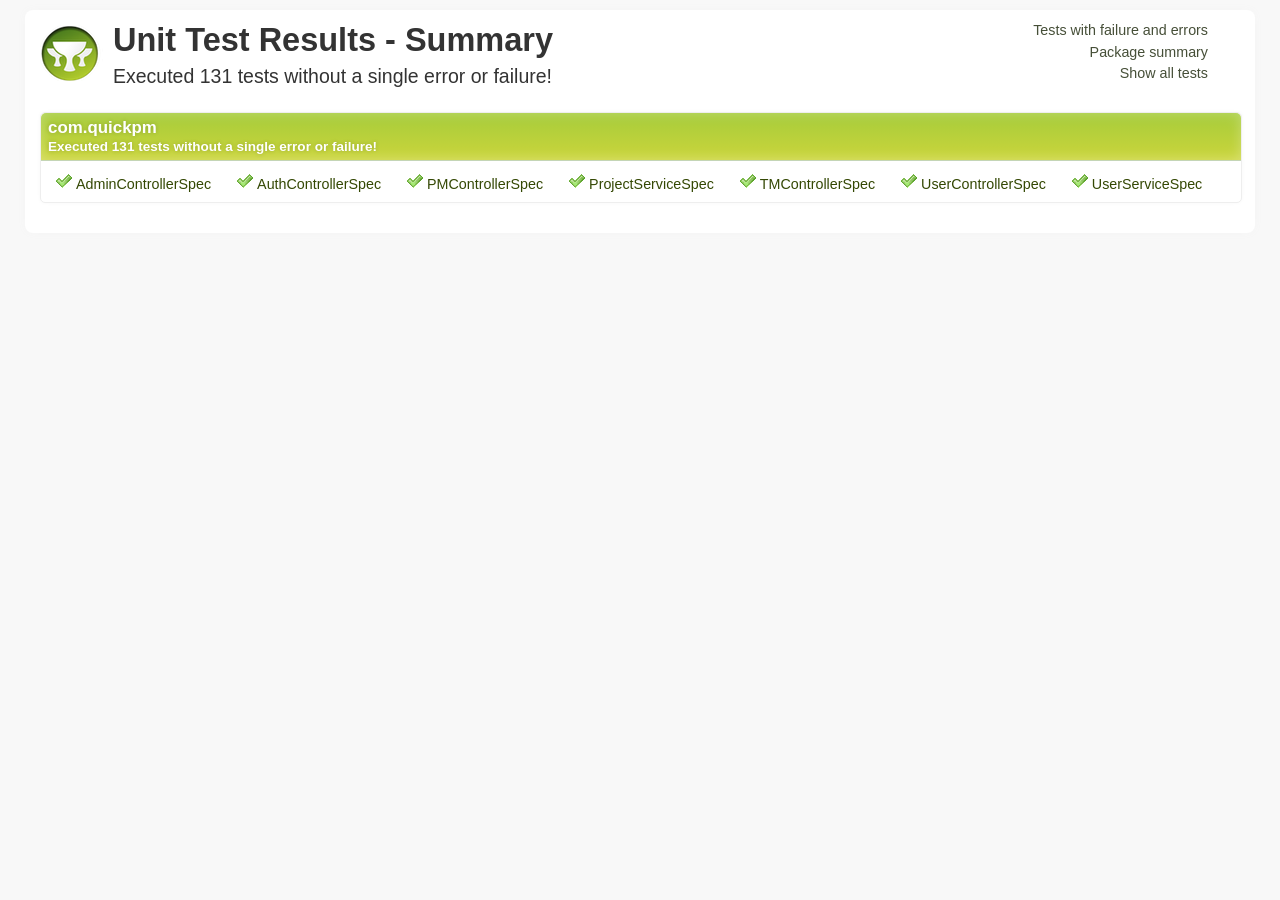
<file: CSCIE-56-Project/target/test-reports/html/index.html>
<!DOCTYPE html><html xmlns:lxslt="http://xml.apache.org/xslt" xmlns:stringutils="xalan://org.apache.tools.ant.util.StringUtils">
<head>
<META http-equiv="Content-Type" content="text/html; charset=utf-8">
<title>
        Unit Test Results
     - Package summary</title>
<link href="stylesheet.css" rel="stylesheet" type="text/css">
</head>
<body>
<div id="report" class="container container_8">
<div class="grid_6 alpha">
<div class="grailslogo"></div>
<h1>
        Unit Test Results
    - Summary </h1>
<p class="intro">
                        Executed
                        131
                        tests
                    
                        without a single error or failure!
                    </p>
</div>
<div class="grid_2 omega">
<nav id="navigationlinks">
<p>
<a href="failed.html">
                    Tests with failure and errors
                </a>
</p>
<p>
<a href="index.html">
                    Package summary
                </a>
</p>
<p>
<a href="all.html">
                    Show all tests
                </a>
</p>
</nav>
</div>
<div class="clear"></div>
<div class="testsuite success">
<div class="header">
<h2>com.quickpm</h2>
<h3>
                        Executed
                        131
                        tests
                    
                        without a single error or failure!
                    </h3>
</div>
<ul class="clearfix">
<li class="packagelink success">
<a href="com/quickpm/0_AdminControllerSpec.html" title="13 tests executed in 4.53 seconds."><span class="icon success"></span>AdminControllerSpec</a>
</li>
<li class="packagelink success">
<a href="com/quickpm/1_AuthControllerSpec.html" title="5 tests executed in 0.577 seconds."><span class="icon success"></span>AuthControllerSpec</a>
</li>
<li class="packagelink success">
<a href="com/quickpm/2_PMControllerSpec.html" title="20 tests executed in 1.275 seconds."><span class="icon success"></span>PMControllerSpec</a>
</li>
<li class="packagelink success">
<a href="com/quickpm/3_ProjectServiceSpec.html" title="62 tests executed in 2.624 seconds."><span class="icon success"></span>ProjectServiceSpec</a>
</li>
<li class="packagelink success">
<a href="com/quickpm/4_TMControllerSpec.html" title="6 tests executed in 0.389 seconds."><span class="icon success"></span>TMControllerSpec</a>
</li>
<li class="packagelink success">
<a href="com/quickpm/5_UserControllerSpec.html" title="3 tests executed in 0.128 seconds."><span class="icon success"></span>UserControllerSpec</a>
</li>
<li class="packagelink success">
<a href="com/quickpm/6_UserServiceSpec.html" title="22 tests executed in 0.393 seconds."><span class="icon success"></span>UserServiceSpec</a>
</li>
</ul>
</div>
<div class="clear"></div>
</div>
</body>
</html>
</file>
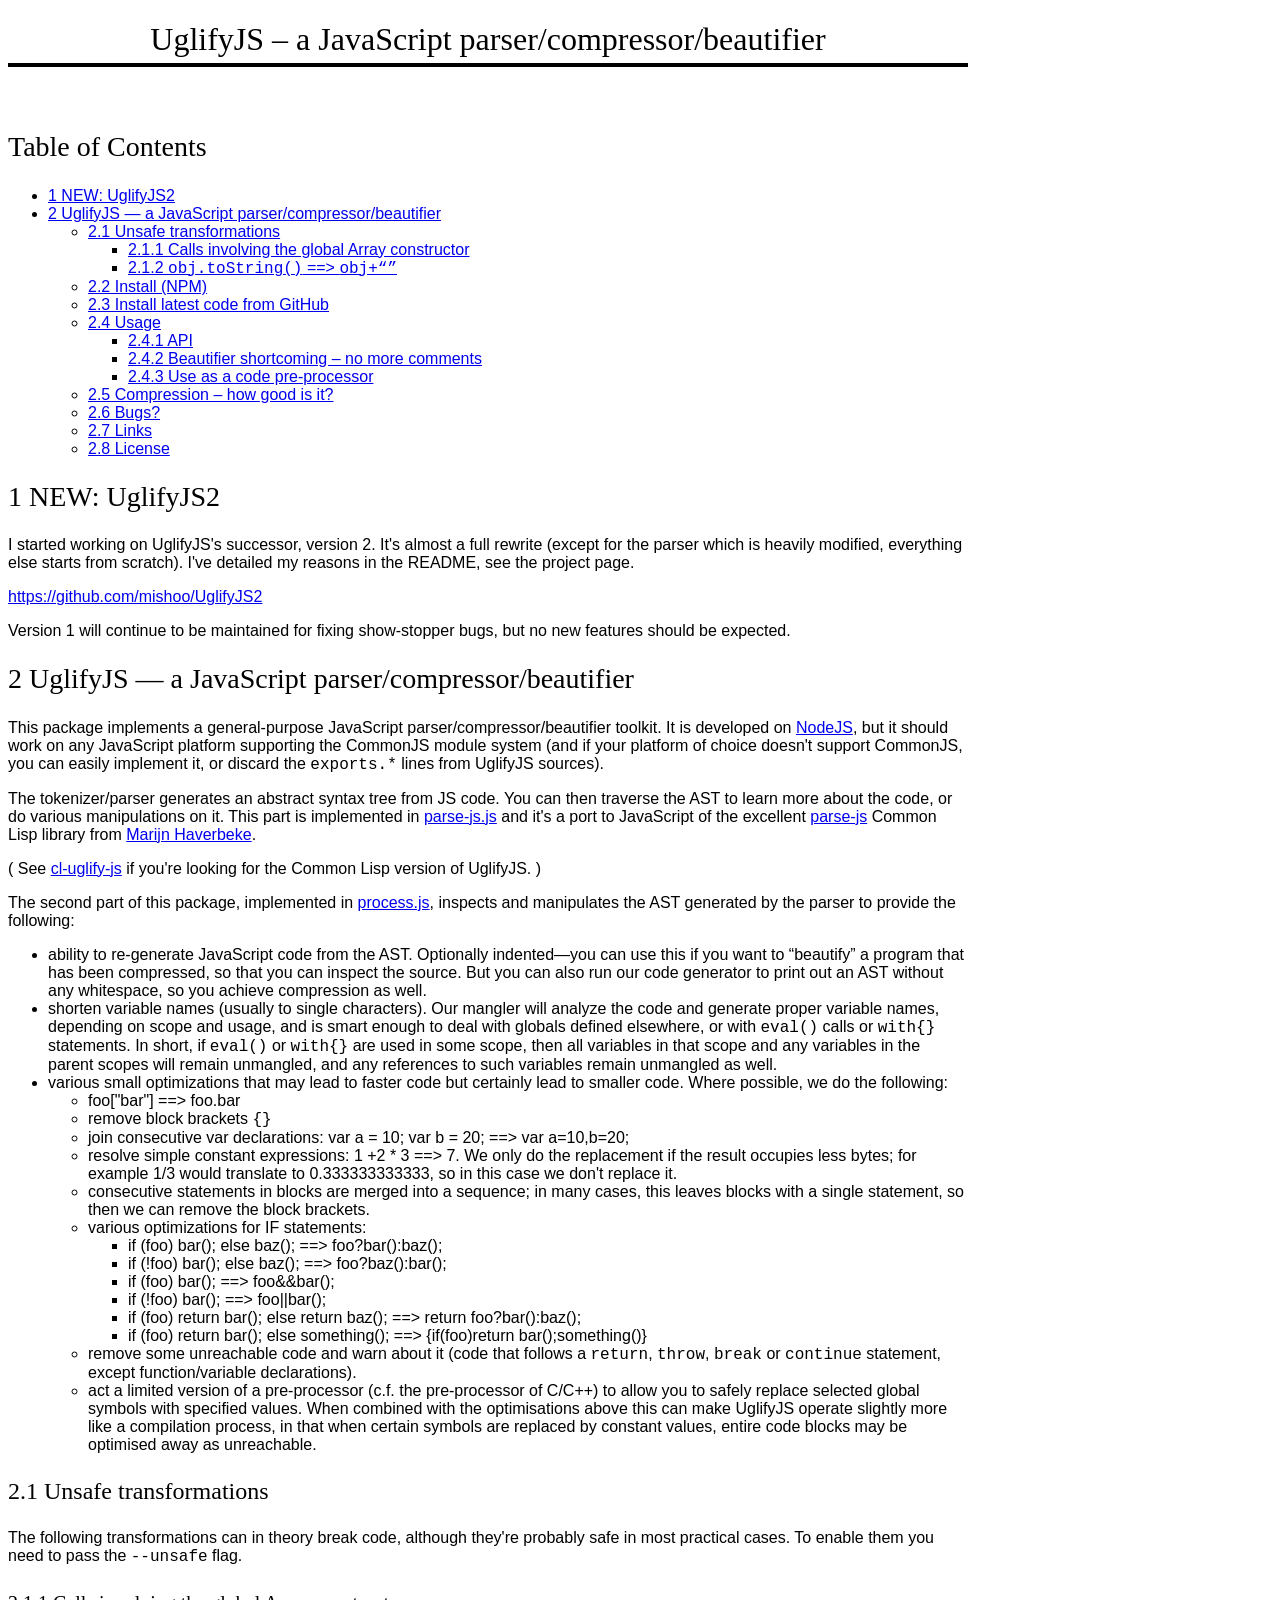
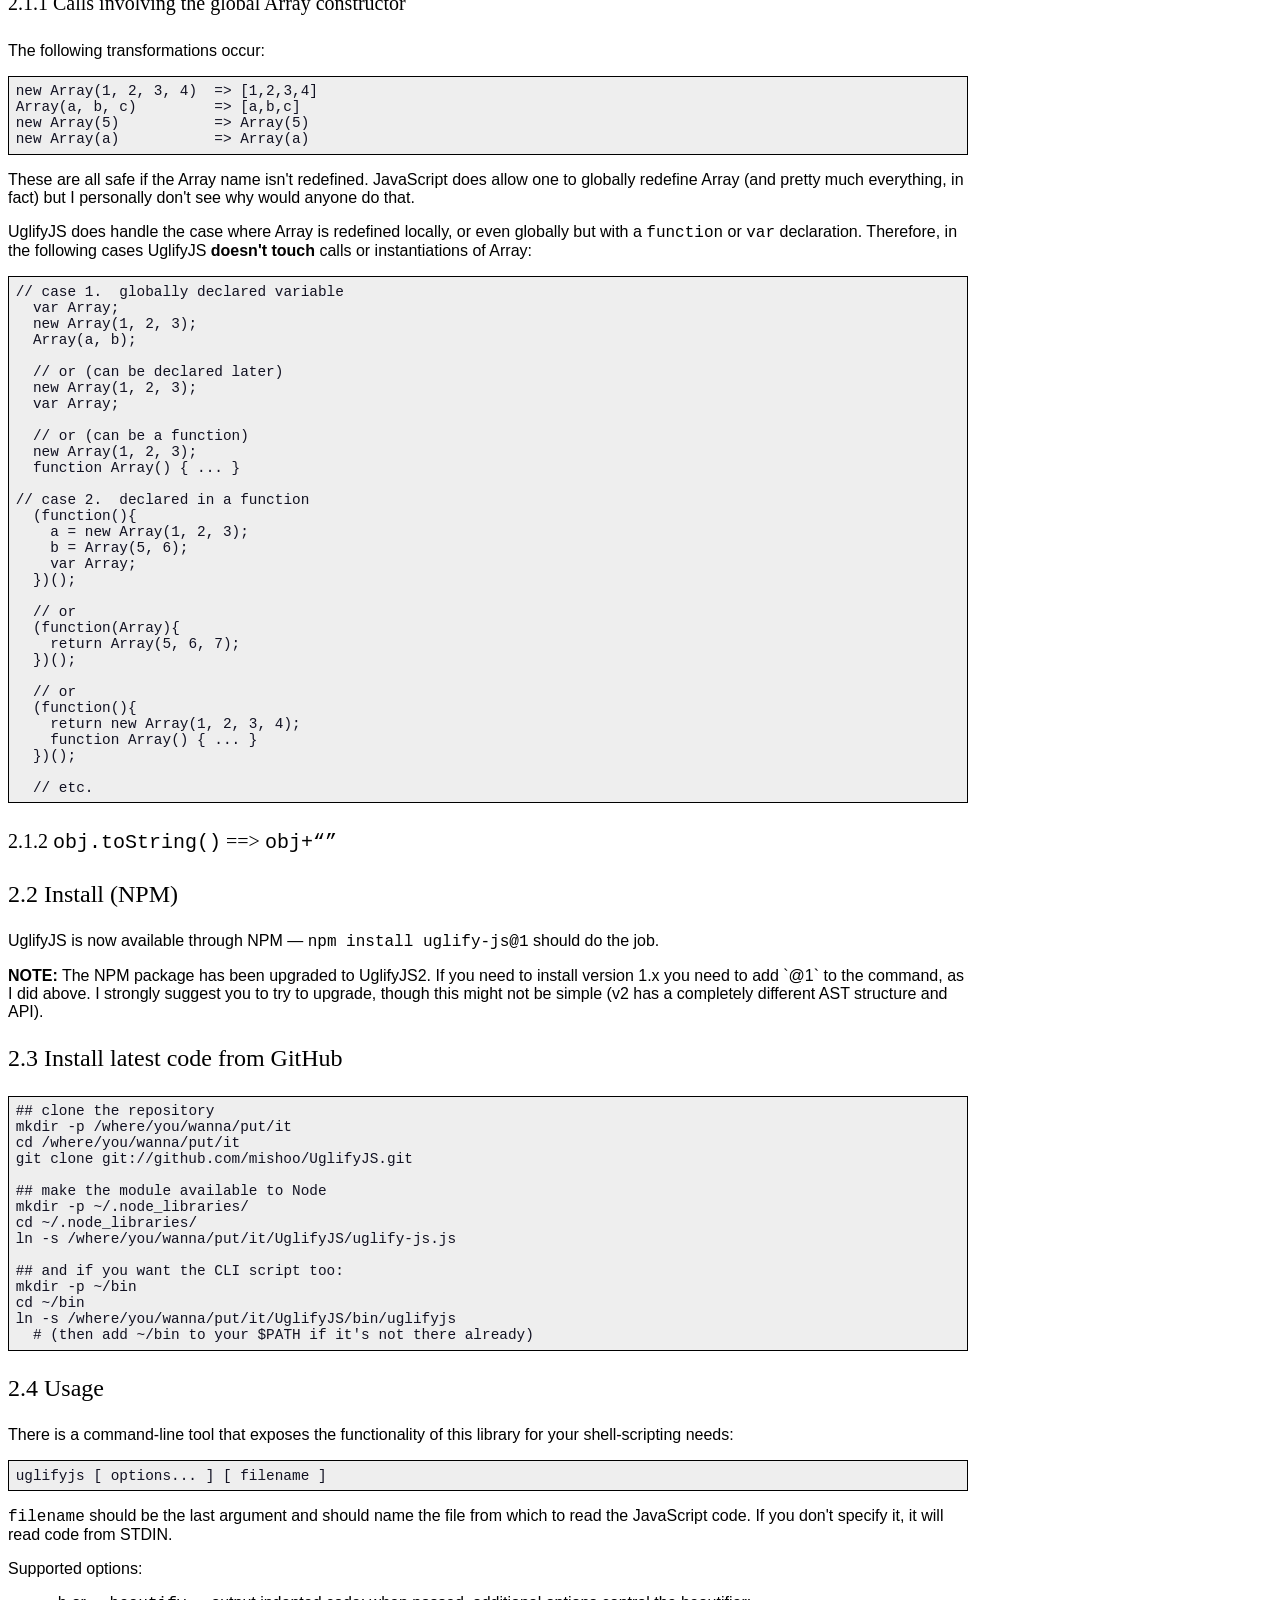
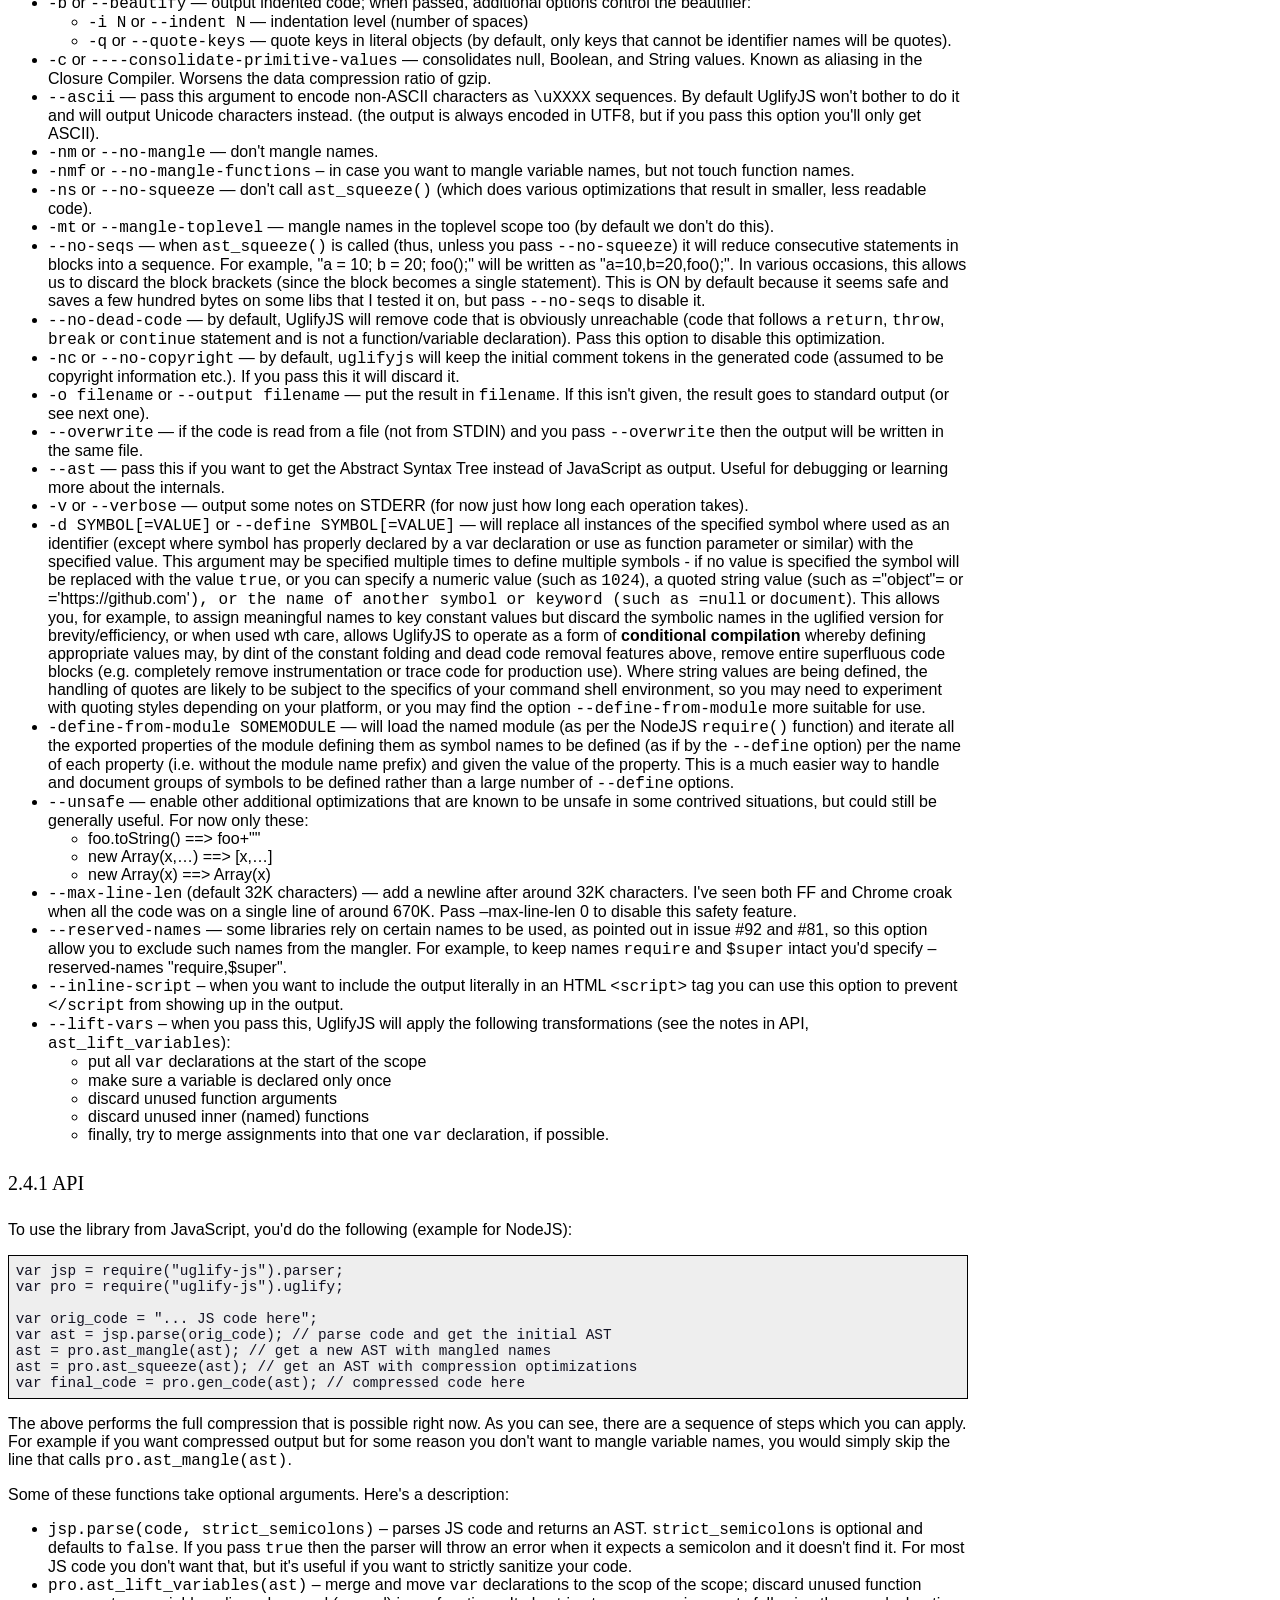
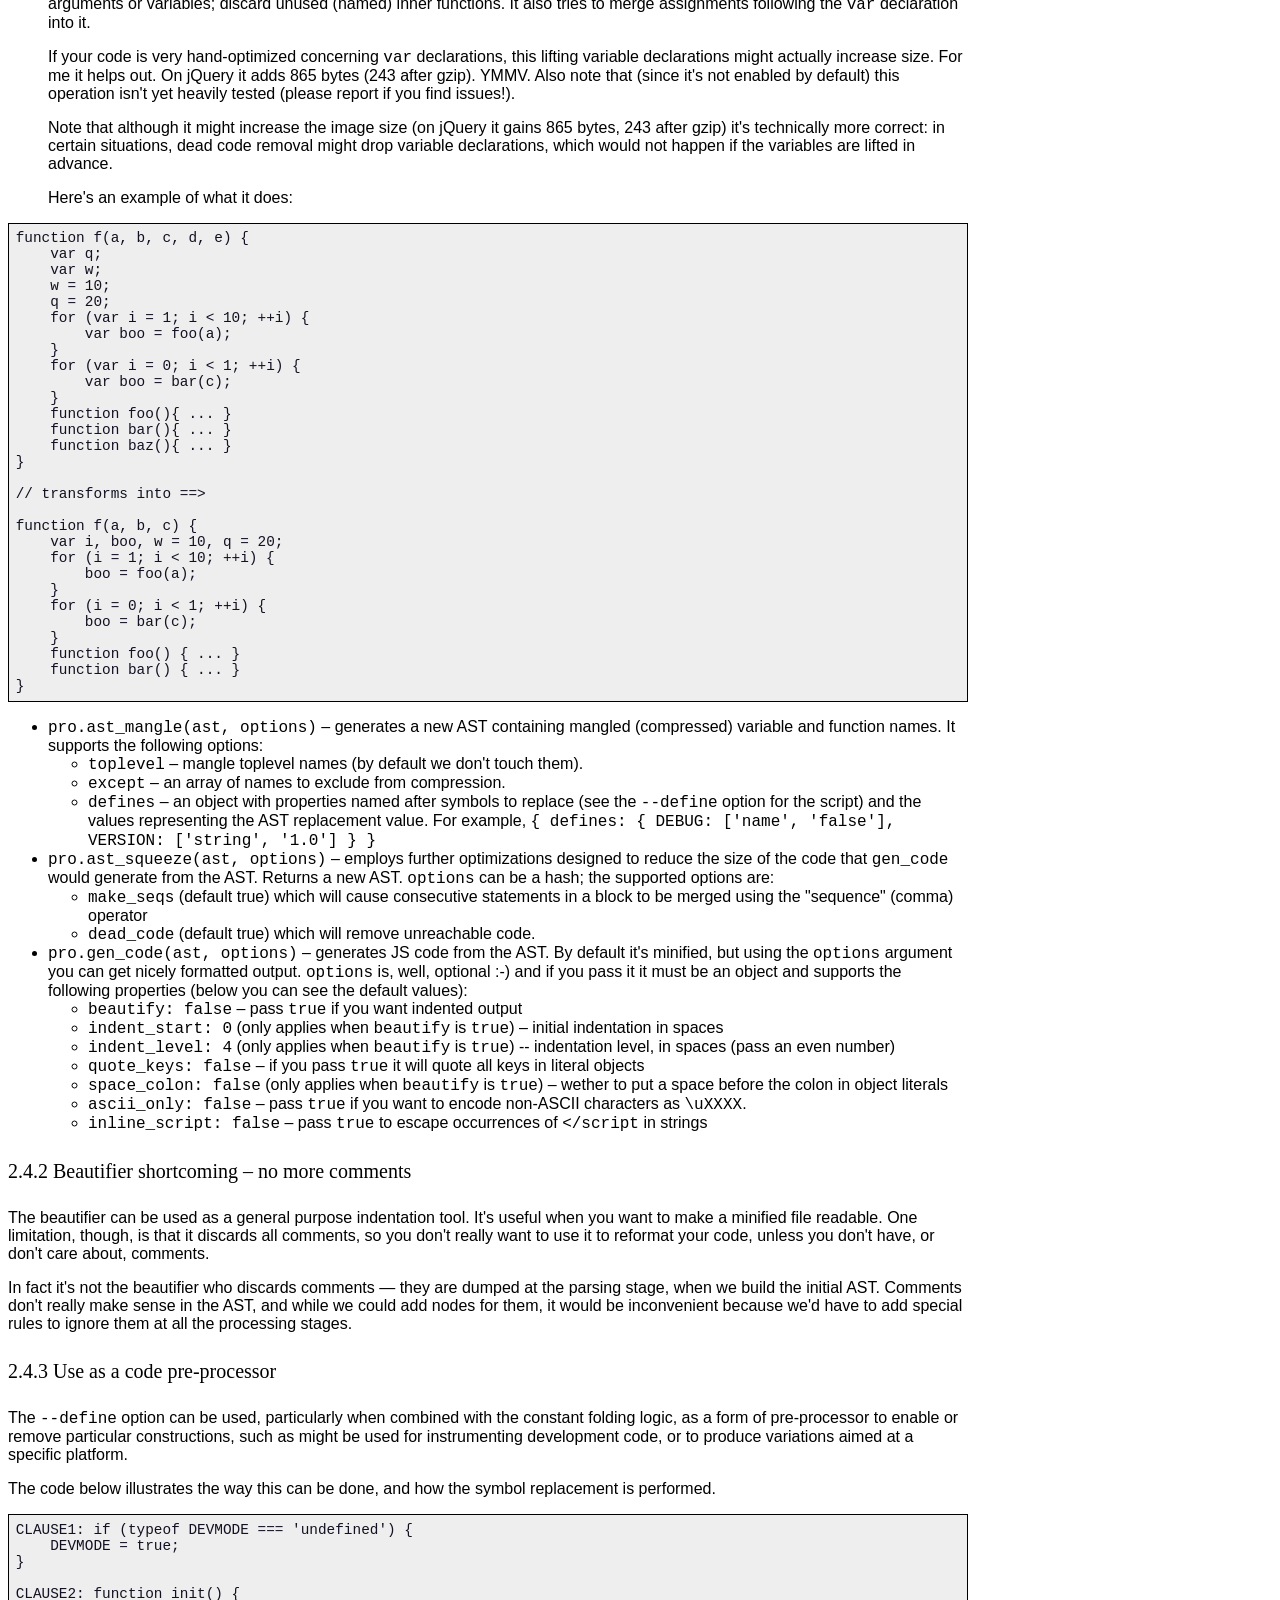
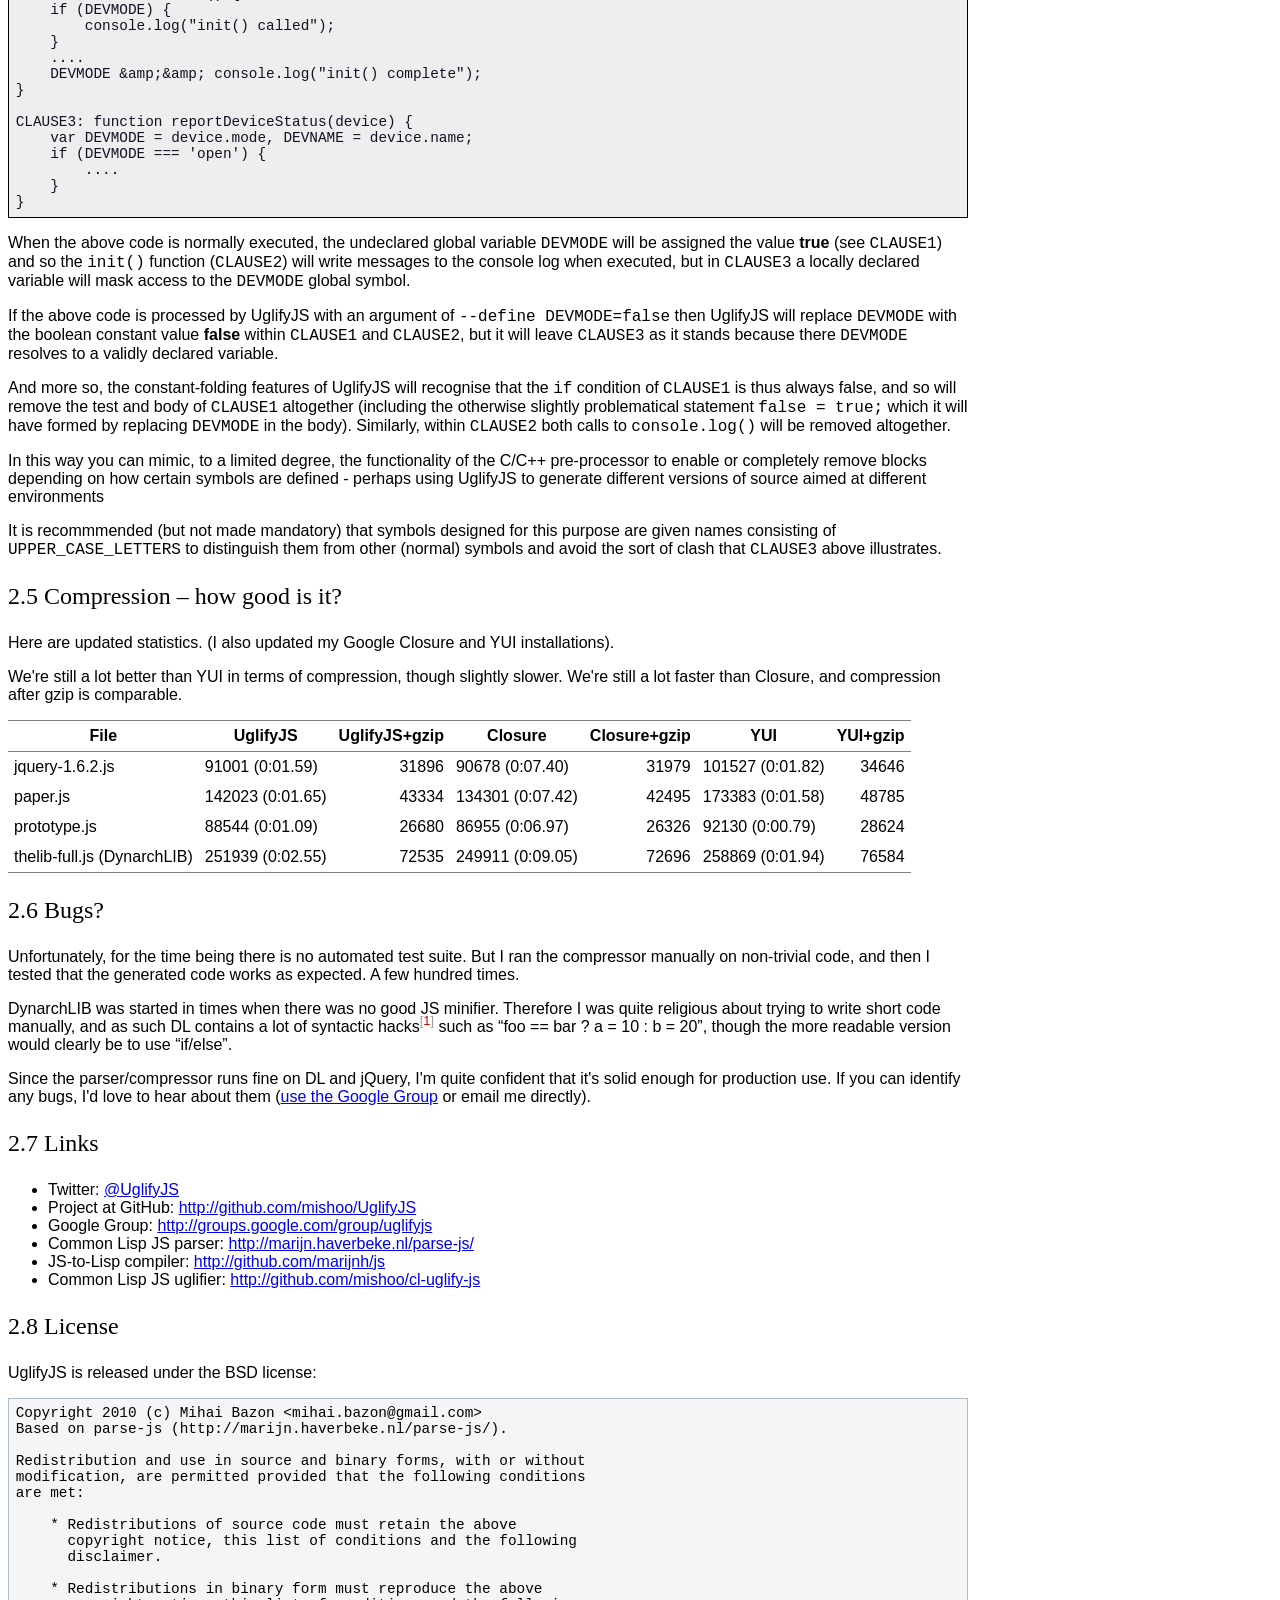
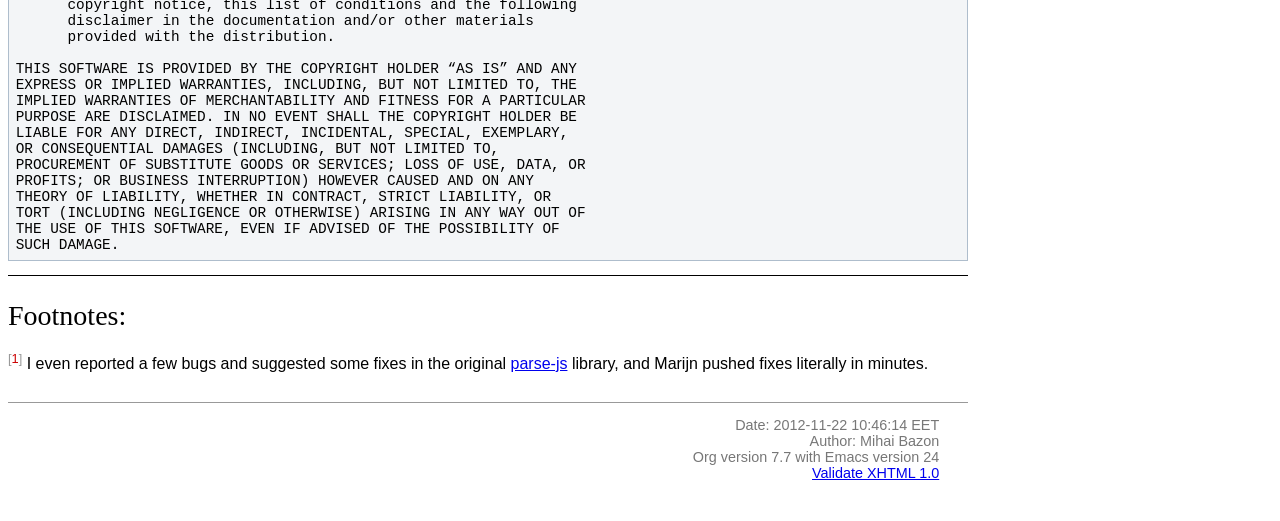
<file: CSCIE-56-Project/target-eclipse/classes/uglifyjs/README.html>
<?xml version="1.0" encoding="utf-8"?>
<!DOCTYPE html PUBLIC "-//W3C//DTD XHTML 1.0 Strict//EN"
               "http://www.w3.org/TR/xhtml1/DTD/xhtml1-strict.dtd">
<html xmlns="http://www.w3.org/1999/xhtml"
lang="en" xml:lang="en">
<head>
<title>UglifyJS &ndash; a JavaScript parser/compressor/beautifier</title>
<meta http-equiv="Content-Type" content="text/html;charset=utf-8"/>
<meta name="generator" content="Org-mode"/>
<meta name="generated" content="2012-11-22 10:46:14 EET"/>
<meta name="author" content="Mihai Bazon"/>
<meta name="description" content="a JavaScript parser/compressor/beautifier in JavaScript"/>
<meta name="keywords" content="javascript, js, parser, compiler, compressor, mangle, minify, minifier"/>
<style type="text/css">
 <!--/*--><![CDATA[/*><!--*/
  html { font-family: Times, serif; font-size: 12pt; }
  .title  { text-align: center; }
  .todo   { color: red; }
  .done   { color: green; }
  .tag    { background-color: #add8e6; font-weight:normal }
  .target { }
  .timestamp { color: #bebebe; }
  .timestamp-kwd { color: #5f9ea0; }
  .right  {margin-left:auto; margin-right:0px;  text-align:right;}
  .left   {margin-left:0px;  margin-right:auto; text-align:left;}
  .center {margin-left:auto; margin-right:auto; text-align:center;}
  p.verse { margin-left: 3% }
  pre {
	border: 1pt solid #AEBDCC;
	background-color: #F3F5F7;
	padding: 5pt;
	font-family: courier, monospace;
        font-size: 90%;
        overflow:auto;
  }
  table { border-collapse: collapse; }
  td, th { vertical-align: top;  }
  th.right  { text-align:center;  }
  th.left   { text-align:center;   }
  th.center { text-align:center; }
  td.right  { text-align:right;  }
  td.left   { text-align:left;   }
  td.center { text-align:center; }
  dt { font-weight: bold; }
  div.figure { padding: 0.5em; }
  div.figure p { text-align: center; }
  div.inlinetask {
    padding:10px;
    border:2px solid gray;
    margin:10px;
    background: #ffffcc;
  }
  textarea { overflow-x: auto; }
  .linenr { font-size:smaller }
  .code-highlighted {background-color:#ffff00;}
  .org-info-js_info-navigation { border-style:none; }
  #org-info-js_console-label { font-size:10px; font-weight:bold;
                               white-space:nowrap; }
  .org-info-js_search-highlight {background-color:#ffff00; color:#000000;
                                 font-weight:bold; }
  /*]]>*/-->
</style>
<link rel="stylesheet" type="text/css" href="docstyle.css" />
<script type="text/javascript">
<!--/*--><![CDATA[/*><!--*/
 function CodeHighlightOn(elem, id)
 {
   var target = document.getElementById(id);
   if(null != target) {
     elem.cacheClassElem = elem.className;
     elem.cacheClassTarget = target.className;
     target.className = "code-highlighted";
     elem.className   = "code-highlighted";
   }
 }
 function CodeHighlightOff(elem, id)
 {
   var target = document.getElementById(id);
   if(elem.cacheClassElem)
     elem.className = elem.cacheClassElem;
   if(elem.cacheClassTarget)
     target.className = elem.cacheClassTarget;
 }
/*]]>*///-->
</script>

</head>
<body>

<div id="preamble">

</div>

<div id="content">
<h1 class="title">UglifyJS &ndash; a JavaScript parser/compressor/beautifier</h1>


<div id="table-of-contents">
<h2>Table of Contents</h2>
<div id="text-table-of-contents">
<ul>
<li><a href="#sec-1">1 NEW: UglifyJS2 </a></li>
<li><a href="#sec-2">2 UglifyJS &mdash; a JavaScript parser/compressor/beautifier </a>
<ul>
<li><a href="#sec-2-1">2.1 Unsafe transformations </a>
<ul>
<li><a href="#sec-2-1-1">2.1.1 Calls involving the global Array constructor </a></li>
<li><a href="#sec-2-1-2">2.1.2 <code>obj.toString()</code> ==&gt; <code>obj+“”</code> </a></li>
</ul>
</li>
<li><a href="#sec-2-2">2.2 Install (NPM) </a></li>
<li><a href="#sec-2-3">2.3 Install latest code from GitHub </a></li>
<li><a href="#sec-2-4">2.4 Usage </a>
<ul>
<li><a href="#sec-2-4-1">2.4.1 API </a></li>
<li><a href="#sec-2-4-2">2.4.2 Beautifier shortcoming &ndash; no more comments </a></li>
<li><a href="#sec-2-4-3">2.4.3 Use as a code pre-processor </a></li>
</ul>
</li>
<li><a href="#sec-2-5">2.5 Compression &ndash; how good is it? </a></li>
<li><a href="#sec-2-6">2.6 Bugs? </a></li>
<li><a href="#sec-2-7">2.7 Links </a></li>
<li><a href="#sec-2-8">2.8 License </a></li>
</ul>
</li>
</ul>
</div>
</div>

<div id="outline-container-1" class="outline-2">
<h2 id="sec-1"><span class="section-number-2">1</span> NEW: UglifyJS2 </h2>
<div class="outline-text-2" id="text-1">


<p>
I started working on UglifyJS's successor, version 2.  It's almost a full
rewrite (except for the parser which is heavily modified, everything else
starts from scratch).  I've detailed my reasons in the README, see the
project page.
</p>
<p>
<a href="https://github.com/mishoo/UglifyJS2">https://github.com/mishoo/UglifyJS2</a>
</p>
<p>
Version 1 will continue to be maintained for fixing show-stopper bugs, but
no new features should be expected.
</p>
</div>

</div>

<div id="outline-container-2" class="outline-2">
<h2 id="sec-2"><span class="section-number-2">2</span> UglifyJS &mdash; a JavaScript parser/compressor/beautifier </h2>
<div class="outline-text-2" id="text-2">


<p>
This package implements a general-purpose JavaScript
parser/compressor/beautifier toolkit.  It is developed on <a href="http://nodejs.org/">NodeJS</a>, but it
should work on any JavaScript platform supporting the CommonJS module system
(and if your platform of choice doesn't support CommonJS, you can easily
implement it, or discard the <code>exports.*</code> lines from UglifyJS sources).
</p>
<p>
The tokenizer/parser generates an abstract syntax tree from JS code.  You
can then traverse the AST to learn more about the code, or do various
manipulations on it.  This part is implemented in <a href="../lib/parse-js.js">parse-js.js</a> and it's a
port to JavaScript of the excellent <a href="http://marijn.haverbeke.nl/parse-js/">parse-js</a> Common Lisp library from <a href="http://marijn.haverbeke.nl/">Marijn Haverbeke</a>.
</p>
<p>
( See <a href="http://github.com/mishoo/cl-uglify-js">cl-uglify-js</a> if you're looking for the Common Lisp version of
UglifyJS. )
</p>
<p>
The second part of this package, implemented in <a href="../lib/process.js">process.js</a>, inspects and
manipulates the AST generated by the parser to provide the following:
</p>
<ul>
<li>ability to re-generate JavaScript code from the AST.  Optionally
  indented&mdash;you can use this if you want to “beautify” a program that has
  been compressed, so that you can inspect the source.  But you can also run
  our code generator to print out an AST without any whitespace, so you
  achieve compression as well.

</li>
<li>shorten variable names (usually to single characters).  Our mangler will
  analyze the code and generate proper variable names, depending on scope
  and usage, and is smart enough to deal with globals defined elsewhere, or
  with <code>eval()</code> calls or <code>with{}</code> statements.  In short, if <code>eval()</code> or
  <code>with{}</code> are used in some scope, then all variables in that scope and any
  variables in the parent scopes will remain unmangled, and any references
  to such variables remain unmangled as well.

</li>
<li>various small optimizations that may lead to faster code but certainly
  lead to smaller code.  Where possible, we do the following:

<ul>
<li>foo["bar"]  ==&gt;  foo.bar

</li>
<li>remove block brackets <code>{}</code>

</li>
<li>join consecutive var declarations:
    var a = 10; var b = 20; ==&gt; var a=10,b=20;

</li>
<li>resolve simple constant expressions: 1 +2 * 3 ==&gt; 7.  We only do the
    replacement if the result occupies less bytes; for example 1/3 would
    translate to 0.333333333333, so in this case we don't replace it.

</li>
<li>consecutive statements in blocks are merged into a sequence; in many
    cases, this leaves blocks with a single statement, so then we can remove
    the block brackets.

</li>
<li>various optimizations for IF statements:

<ul>
<li>if (foo) bar(); else baz(); ==&gt; foo?bar():baz();
</li>
<li>if (!foo) bar(); else baz(); ==&gt; foo?baz():bar();
</li>
<li>if (foo) bar(); ==&gt; foo&amp;&amp;bar();
</li>
<li>if (!foo) bar(); ==&gt; foo||bar();
</li>
<li>if (foo) return bar(); else return baz(); ==&gt; return foo?bar():baz();
</li>
<li>if (foo) return bar(); else something(); ==&gt; {if(foo)return bar();something()}

</li>
</ul>

</li>
<li>remove some unreachable code and warn about it (code that follows a
    <code>return</code>, <code>throw</code>, <code>break</code> or <code>continue</code> statement, except
    function/variable declarations).

</li>
<li>act a limited version of a pre-processor (c.f. the pre-processor of
    C/C++) to allow you to safely replace selected global symbols with
    specified values.  When combined with the optimisations above this can
    make UglifyJS operate slightly more like a compilation process, in
    that when certain symbols are replaced by constant values, entire code
    blocks may be optimised away as unreachable.
</li>
</ul>

</li>
</ul>



</div>

<div id="outline-container-2-1" class="outline-3">
<h3 id="sec-2-1"><span class="section-number-3">2.1</span> <span class="target">Unsafe transformations</span>  </h3>
<div class="outline-text-3" id="text-2-1">


<p>
The following transformations can in theory break code, although they're
probably safe in most practical cases.  To enable them you need to pass the
<code>--unsafe</code> flag.
</p>

</div>

<div id="outline-container-2-1-1" class="outline-4">
<h4 id="sec-2-1-1"><span class="section-number-4">2.1.1</span> Calls involving the global Array constructor </h4>
<div class="outline-text-4" id="text-2-1-1">


<p>
The following transformations occur:
</p>



<pre class="src src-js"><span class="org-keyword">new</span> <span class="org-type">Array</span>(1, 2, 3, 4)  =&gt; [1,2,3,4]
Array(a, b, c)         =&gt; [a,b,c]
<span class="org-keyword">new</span> <span class="org-type">Array</span>(5)           =&gt; Array(5)
<span class="org-keyword">new</span> <span class="org-type">Array</span>(a)           =&gt; Array(a)
</pre>


<p>
These are all safe if the Array name isn't redefined.  JavaScript does allow
one to globally redefine Array (and pretty much everything, in fact) but I
personally don't see why would anyone do that.
</p>
<p>
UglifyJS does handle the case where Array is redefined locally, or even
globally but with a <code>function</code> or <code>var</code> declaration.  Therefore, in the
following cases UglifyJS <b>doesn't touch</b> calls or instantiations of Array:
</p>



<pre class="src src-js"><span class="org-comment-delimiter">// </span><span class="org-comment">case 1.  globally declared variable</span>
  <span class="org-keyword">var</span> <span class="org-variable-name">Array</span>;
  <span class="org-keyword">new</span> <span class="org-type">Array</span>(1, 2, 3);
  Array(a, b);

  <span class="org-comment-delimiter">// </span><span class="org-comment">or (can be declared later)</span>
  <span class="org-keyword">new</span> <span class="org-type">Array</span>(1, 2, 3);
  <span class="org-keyword">var</span> <span class="org-variable-name">Array</span>;

  <span class="org-comment-delimiter">// </span><span class="org-comment">or (can be a function)</span>
  <span class="org-keyword">new</span> <span class="org-type">Array</span>(1, 2, 3);
  <span class="org-keyword">function</span> <span class="org-function-name">Array</span>() { ... }

<span class="org-comment-delimiter">// </span><span class="org-comment">case 2.  declared in a function</span>
  (<span class="org-keyword">function</span>(){
    a = <span class="org-keyword">new</span> <span class="org-type">Array</span>(1, 2, 3);
    b = Array(5, 6);
    <span class="org-keyword">var</span> <span class="org-variable-name">Array</span>;
  })();

  <span class="org-comment-delimiter">// </span><span class="org-comment">or</span>
  (<span class="org-keyword">function</span>(<span class="org-variable-name">Array</span>){
    <span class="org-keyword">return</span> Array(5, 6, 7);
  })();

  <span class="org-comment-delimiter">// </span><span class="org-comment">or</span>
  (<span class="org-keyword">function</span>(){
    <span class="org-keyword">return</span> <span class="org-keyword">new</span> <span class="org-type">Array</span>(1, 2, 3, 4);
    <span class="org-keyword">function</span> <span class="org-function-name">Array</span>() { ... }
  })();

  <span class="org-comment-delimiter">// </span><span class="org-comment">etc.</span>
</pre>


</div>

</div>

<div id="outline-container-2-1-2" class="outline-4">
<h4 id="sec-2-1-2"><span class="section-number-4">2.1.2</span> <code>obj.toString()</code> ==&gt; <code>obj+“”</code> </h4>
<div class="outline-text-4" id="text-2-1-2">


</div>
</div>

</div>

<div id="outline-container-2-2" class="outline-3">
<h3 id="sec-2-2"><span class="section-number-3">2.2</span> Install (NPM) </h3>
<div class="outline-text-3" id="text-2-2">


<p>
UglifyJS is now available through NPM &mdash; <code>npm install uglify-js@1</code> should
do the job.
</p>
<p>
<b>NOTE:</b> The NPM package has been upgraded to UglifyJS2.  If you need to
install version 1.x you need to add `@1` to the command, as I did above.  I
strongly suggest you to try to upgrade, though this might not be simple (v2
has a completely different AST structure and API).
</p>
</div>

</div>

<div id="outline-container-2-3" class="outline-3">
<h3 id="sec-2-3"><span class="section-number-3">2.3</span> Install latest code from GitHub </h3>
<div class="outline-text-3" id="text-2-3">





<pre class="src src-sh"><span class="org-comment-delimiter">## </span><span class="org-comment">clone the repository</span>
mkdir -p /where/you/wanna/put/it
<span class="org-builtin">cd</span> /where/you/wanna/put/it
git clone git://github.com/mishoo/UglifyJS.git

<span class="org-comment-delimiter">## </span><span class="org-comment">make the module available to Node</span>
mkdir -p ~/.node_libraries/
<span class="org-builtin">cd</span> ~/.node_libraries/
ln -s /where/you/wanna/put/it/UglifyJS/uglify-js.js

<span class="org-comment-delimiter">## </span><span class="org-comment">and if you want the CLI script too:</span>
mkdir -p ~/bin
<span class="org-builtin">cd</span> ~/bin
ln -s /where/you/wanna/put/it/UglifyJS/bin/uglifyjs
  <span class="org-comment-delimiter"># </span><span class="org-comment">(then add ~/bin to your $PATH if it's not there already)</span>
</pre>


</div>

</div>

<div id="outline-container-2-4" class="outline-3">
<h3 id="sec-2-4"><span class="section-number-3">2.4</span> Usage </h3>
<div class="outline-text-3" id="text-2-4">


<p>
There is a command-line tool that exposes the functionality of this library
for your shell-scripting needs:
</p>



<pre class="src src-sh">uglifyjs [ options... ] [ filename ]
</pre>


<p>
<code>filename</code> should be the last argument and should name the file from which
to read the JavaScript code.  If you don't specify it, it will read code
from STDIN.
</p>
<p>
Supported options:
</p>
<ul>
<li><code>-b</code> or <code>--beautify</code> &mdash; output indented code; when passed, additional
  options control the beautifier:

<ul>
<li><code>-i N</code> or <code>--indent N</code> &mdash; indentation level (number of spaces)

</li>
<li><code>-q</code> or <code>--quote-keys</code> &mdash; quote keys in literal objects (by default,
    only keys that cannot be identifier names will be quotes).

</li>
</ul>

</li>
<li><code>-c</code> or <code>----consolidate-primitive-values</code> &mdash; consolidates null, Boolean,
  and String values. Known as aliasing in the Closure Compiler. Worsens the
  data compression ratio of gzip.

</li>
<li><code>--ascii</code> &mdash; pass this argument to encode non-ASCII characters as
  <code>\uXXXX</code> sequences.  By default UglifyJS won't bother to do it and will
  output Unicode characters instead.  (the output is always encoded in UTF8,
  but if you pass this option you'll only get ASCII).

</li>
<li><code>-nm</code> or <code>--no-mangle</code> &mdash; don't mangle names.

</li>
<li><code>-nmf</code> or <code>--no-mangle-functions</code> &ndash; in case you want to mangle variable
  names, but not touch function names.

</li>
<li><code>-ns</code> or <code>--no-squeeze</code> &mdash; don't call <code>ast_squeeze()</code> (which does various
  optimizations that result in smaller, less readable code).

</li>
<li><code>-mt</code> or <code>--mangle-toplevel</code> &mdash; mangle names in the toplevel scope too
  (by default we don't do this).

</li>
<li><code>--no-seqs</code> &mdash; when <code>ast_squeeze()</code> is called (thus, unless you pass
  <code>--no-squeeze</code>) it will reduce consecutive statements in blocks into a
  sequence.  For example, "a = 10; b = 20; foo();" will be written as
  "a=10,b=20,foo();".  In various occasions, this allows us to discard the
  block brackets (since the block becomes a single statement).  This is ON
  by default because it seems safe and saves a few hundred bytes on some
  libs that I tested it on, but pass <code>--no-seqs</code> to disable it.

</li>
<li><code>--no-dead-code</code> &mdash; by default, UglifyJS will remove code that is
  obviously unreachable (code that follows a <code>return</code>, <code>throw</code>, <code>break</code> or
  <code>continue</code> statement and is not a function/variable declaration).  Pass
  this option to disable this optimization.

</li>
<li><code>-nc</code> or <code>--no-copyright</code> &mdash; by default, <code>uglifyjs</code> will keep the initial
  comment tokens in the generated code (assumed to be copyright information
  etc.).  If you pass this it will discard it.

</li>
<li><code>-o filename</code> or <code>--output filename</code> &mdash; put the result in <code>filename</code>.  If
  this isn't given, the result goes to standard output (or see next one).

</li>
<li><code>--overwrite</code> &mdash; if the code is read from a file (not from STDIN) and you
  pass <code>--overwrite</code> then the output will be written in the same file.

</li>
<li><code>--ast</code> &mdash; pass this if you want to get the Abstract Syntax Tree instead
  of JavaScript as output.  Useful for debugging or learning more about the
  internals.

</li>
<li><code>-v</code> or <code>--verbose</code> &mdash; output some notes on STDERR (for now just how long
  each operation takes).

</li>
<li><code>-d SYMBOL[=VALUE]</code> or <code>--define SYMBOL[=VALUE]</code> &mdash; will replace
  all instances of the specified symbol where used as an identifier
  (except where symbol has properly declared by a var declaration or
  use as function parameter or similar) with the specified value. This
  argument may be specified multiple times to define multiple
  symbols - if no value is specified the symbol will be replaced with
  the value <code>true</code>, or you can specify a numeric value (such as
  <code>1024</code>), a quoted string value (such as ="object"= or
  ='https://github.com'<code>), or the name of another symbol or keyword   (such as =null</code> or <code>document</code>).
  This allows you, for example, to assign meaningful names to key
  constant values but discard the symbolic names in the uglified
  version for brevity/efficiency, or when used wth care, allows
  UglifyJS to operate as a form of <b>conditional compilation</b>
  whereby defining appropriate values may, by dint of the constant
  folding and dead code removal features above, remove entire
  superfluous code blocks (e.g. completely remove instrumentation or
  trace code for production use).
  Where string values are being defined, the handling of quotes are
  likely to be subject to the specifics of your command shell
  environment, so you may need to experiment with quoting styles
  depending on your platform, or you may find the option
  <code>--define-from-module</code> more suitable for use.

</li>
<li><code>-define-from-module SOMEMODULE</code> &mdash; will load the named module (as
  per the NodeJS <code>require()</code> function) and iterate all the exported
  properties of the module defining them as symbol names to be defined
  (as if by the <code>--define</code> option) per the name of each property
  (i.e. without the module name prefix) and given the value of the
  property. This is a much easier way to handle and document groups of
  symbols to be defined rather than a large number of <code>--define</code>
  options.

</li>
<li><code>--unsafe</code> &mdash; enable other additional optimizations that are known to be
  unsafe in some contrived situations, but could still be generally useful.
  For now only these:

<ul>
<li>foo.toString()  ==&gt;  foo+""
</li>
<li>new Array(x,&hellip;)  ==&gt; [x,&hellip;]
</li>
<li>new Array(x) ==&gt; Array(x)

</li>
</ul>

</li>
<li><code>--max-line-len</code> (default 32K characters) &mdash; add a newline after around
  32K characters.  I've seen both FF and Chrome croak when all the code was
  on a single line of around 670K.  Pass &ndash;max-line-len 0 to disable this
  safety feature.

</li>
<li><code>--reserved-names</code> &mdash; some libraries rely on certain names to be used, as
  pointed out in issue #92 and #81, so this option allow you to exclude such
  names from the mangler.  For example, to keep names <code>require</code> and <code>$super</code>
  intact you'd specify &ndash;reserved-names "require,$super".

</li>
<li><code>--inline-script</code> &ndash; when you want to include the output literally in an
  HTML <code>&lt;script&gt;</code> tag you can use this option to prevent <code>&lt;/script</code> from
  showing up in the output.

</li>
<li><code>--lift-vars</code> &ndash; when you pass this, UglifyJS will apply the following
  transformations (see the notes in API, <code>ast_lift_variables</code>):

<ul>
<li>put all <code>var</code> declarations at the start of the scope
</li>
<li>make sure a variable is declared only once
</li>
<li>discard unused function arguments
</li>
<li>discard unused inner (named) functions
</li>
<li>finally, try to merge assignments into that one <code>var</code> declaration, if
    possible.
</li>
</ul>

</li>
</ul>



</div>

<div id="outline-container-2-4-1" class="outline-4">
<h4 id="sec-2-4-1"><span class="section-number-4">2.4.1</span> API </h4>
<div class="outline-text-4" id="text-2-4-1">


<p>
To use the library from JavaScript, you'd do the following (example for
NodeJS):
</p>



<pre class="src src-js"><span class="org-keyword">var</span> <span class="org-variable-name">jsp</span> = require(<span class="org-string">"uglify-js"</span>).parser;
<span class="org-keyword">var</span> <span class="org-variable-name">pro</span> = require(<span class="org-string">"uglify-js"</span>).uglify;

<span class="org-keyword">var</span> <span class="org-variable-name">orig_code</span> = <span class="org-string">"... JS code here"</span>;
<span class="org-keyword">var</span> <span class="org-variable-name">ast</span> = jsp.parse(orig_code); <span class="org-comment-delimiter">// </span><span class="org-comment">parse code and get the initial AST</span>
ast = pro.ast_mangle(ast); <span class="org-comment-delimiter">// </span><span class="org-comment">get a new AST with mangled names</span>
ast = pro.ast_squeeze(ast); <span class="org-comment-delimiter">// </span><span class="org-comment">get an AST with compression optimizations</span>
<span class="org-keyword">var</span> <span class="org-variable-name">final_code</span> = pro.gen_code(ast); <span class="org-comment-delimiter">// </span><span class="org-comment">compressed code here</span>
</pre>


<p>
The above performs the full compression that is possible right now.  As you
can see, there are a sequence of steps which you can apply.  For example if
you want compressed output but for some reason you don't want to mangle
variable names, you would simply skip the line that calls
<code>pro.ast_mangle(ast)</code>.
</p>
<p>
Some of these functions take optional arguments.  Here's a description:
</p>
<ul>
<li><code>jsp.parse(code, strict_semicolons)</code> &ndash; parses JS code and returns an AST.
  <code>strict_semicolons</code> is optional and defaults to <code>false</code>.  If you pass
  <code>true</code> then the parser will throw an error when it expects a semicolon and
  it doesn't find it.  For most JS code you don't want that, but it's useful
  if you want to strictly sanitize your code.

</li>
<li><code>pro.ast_lift_variables(ast)</code> &ndash; merge and move <code>var</code> declarations to the
  scop of the scope; discard unused function arguments or variables; discard
  unused (named) inner functions.  It also tries to merge assignments
  following the <code>var</code> declaration into it.

<p>
  If your code is very hand-optimized concerning <code>var</code> declarations, this
  lifting variable declarations might actually increase size.  For me it
  helps out.  On jQuery it adds 865 bytes (243 after gzip).  YMMV.  Also
  note that (since it's not enabled by default) this operation isn't yet
  heavily tested (please report if you find issues!).
</p>
<p>
  Note that although it might increase the image size (on jQuery it gains
  865 bytes, 243 after gzip) it's technically more correct: in certain
  situations, dead code removal might drop variable declarations, which
  would not happen if the variables are lifted in advance.
</p>
<p>
  Here's an example of what it does:
</p></li>
</ul>





<pre class="src src-js"><span class="org-keyword">function</span> <span class="org-function-name">f</span>(<span class="org-variable-name">a</span>, <span class="org-variable-name">b</span>, <span class="org-variable-name">c</span>, <span class="org-variable-name">d</span>, <span class="org-variable-name">e</span>) {
    <span class="org-keyword">var</span> <span class="org-variable-name">q</span>;
    <span class="org-keyword">var</span> <span class="org-variable-name">w</span>;
    w = 10;
    q = 20;
    <span class="org-keyword">for</span> (<span class="org-keyword">var</span> <span class="org-variable-name">i</span> = 1; i &lt; 10; ++i) {
        <span class="org-keyword">var</span> <span class="org-variable-name">boo</span> = foo(a);
    }
    <span class="org-keyword">for</span> (<span class="org-keyword">var</span> <span class="org-variable-name">i</span> = 0; i &lt; 1; ++i) {
        <span class="org-keyword">var</span> <span class="org-variable-name">boo</span> = bar(c);
    }
    <span class="org-keyword">function</span> <span class="org-function-name">foo</span>(){ ... }
    <span class="org-keyword">function</span> <span class="org-function-name">bar</span>(){ ... }
    <span class="org-keyword">function</span> <span class="org-function-name">baz</span>(){ ... }
}

<span class="org-comment-delimiter">// </span><span class="org-comment">transforms into ==&gt;</span>

<span class="org-keyword">function</span> <span class="org-function-name">f</span>(<span class="org-variable-name">a</span>, <span class="org-variable-name">b</span>, <span class="org-variable-name">c</span>) {
    <span class="org-keyword">var</span> <span class="org-variable-name">i</span>, <span class="org-variable-name">boo</span>, <span class="org-variable-name">w</span> = 10, <span class="org-variable-name">q</span> = 20;
    <span class="org-keyword">for</span> (i = 1; i &lt; 10; ++i) {
        boo = foo(a);
    }
    <span class="org-keyword">for</span> (i = 0; i &lt; 1; ++i) {
        boo = bar(c);
    }
    <span class="org-keyword">function</span> <span class="org-function-name">foo</span>() { ... }
    <span class="org-keyword">function</span> <span class="org-function-name">bar</span>() { ... }
}
</pre>


<ul>
<li><code>pro.ast_mangle(ast, options)</code> &ndash; generates a new AST containing mangled
  (compressed) variable and function names.  It supports the following
  options:

<ul>
<li><code>toplevel</code> &ndash; mangle toplevel names (by default we don't touch them).
</li>
<li><code>except</code> &ndash; an array of names to exclude from compression.
</li>
<li><code>defines</code> &ndash; an object with properties named after symbols to
    replace (see the <code>--define</code> option for the script) and the values
    representing the AST replacement value. For example,
    <code>{ defines: { DEBUG: ['name', 'false'], VERSION: ['string', '1.0'] } }</code>

</li>
</ul>

</li>
<li><code>pro.ast_squeeze(ast, options)</code> &ndash; employs further optimizations designed
  to reduce the size of the code that <code>gen_code</code> would generate from the
  AST.  Returns a new AST.  <code>options</code> can be a hash; the supported options
  are:

<ul>
<li><code>make_seqs</code> (default true) which will cause consecutive statements in a
    block to be merged using the "sequence" (comma) operator

</li>
<li><code>dead_code</code> (default true) which will remove unreachable code.

</li>
</ul>

</li>
<li><code>pro.gen_code(ast, options)</code> &ndash; generates JS code from the AST.  By
  default it's minified, but using the <code>options</code> argument you can get nicely
  formatted output.  <code>options</code> is, well, optional :-) and if you pass it it
  must be an object and supports the following properties (below you can see
  the default values):

<ul>
<li><code>beautify: false</code> &ndash; pass <code>true</code> if you want indented output
</li>
<li><code>indent_start: 0</code> (only applies when <code>beautify</code> is <code>true</code>) &ndash; initial
    indentation in spaces
</li>
<li><code>indent_level: 4</code> (only applies when <code>beautify</code> is <code>true</code>) --
    indentation level, in spaces (pass an even number)
</li>
<li><code>quote_keys: false</code> &ndash; if you pass <code>true</code> it will quote all keys in
    literal objects
</li>
<li><code>space_colon: false</code> (only applies when <code>beautify</code> is <code>true</code>) &ndash; wether
    to put a space before the colon in object literals
</li>
<li><code>ascii_only: false</code> &ndash; pass <code>true</code> if you want to encode non-ASCII
    characters as <code>\uXXXX</code>.
</li>
<li><code>inline_script: false</code> &ndash; pass <code>true</code> to escape occurrences of
    <code>&lt;/script</code> in strings
</li>
</ul>

</li>
</ul>


</div>

</div>

<div id="outline-container-2-4-2" class="outline-4">
<h4 id="sec-2-4-2"><span class="section-number-4">2.4.2</span> Beautifier shortcoming &ndash; no more comments </h4>
<div class="outline-text-4" id="text-2-4-2">


<p>
The beautifier can be used as a general purpose indentation tool.  It's
useful when you want to make a minified file readable.  One limitation,
though, is that it discards all comments, so you don't really want to use it
to reformat your code, unless you don't have, or don't care about, comments.
</p>
<p>
In fact it's not the beautifier who discards comments &mdash; they are dumped at
the parsing stage, when we build the initial AST.  Comments don't really
make sense in the AST, and while we could add nodes for them, it would be
inconvenient because we'd have to add special rules to ignore them at all
the processing stages.
</p>
</div>

</div>

<div id="outline-container-2-4-3" class="outline-4">
<h4 id="sec-2-4-3"><span class="section-number-4">2.4.3</span> Use as a code pre-processor </h4>
<div class="outline-text-4" id="text-2-4-3">


<p>
The <code>--define</code> option can be used, particularly when combined with the
constant folding logic, as a form of pre-processor to enable or remove
particular constructions, such as might be used for instrumenting
development code, or to produce variations aimed at a specific
platform.
</p>
<p>
The code below illustrates the way this can be done, and how the
symbol replacement is performed.
</p>



<pre class="src src-js">CLAUSE1: <span class="org-keyword">if</span> (<span class="org-keyword">typeof</span> DEVMODE === <span class="org-string">'undefined'</span>) {
    DEVMODE = <span class="org-constant">true</span>;
}

<span class="org-function-name">CLAUSE2</span>: <span class="org-keyword">function</span> init() {
    <span class="org-keyword">if</span> (DEVMODE) {
        console.log(<span class="org-string">"init() called"</span>);
    }
    ....
    DEVMODE &amp;amp;&amp;amp; console.log(<span class="org-string">"init() complete"</span>);
}

<span class="org-function-name">CLAUSE3</span>: <span class="org-keyword">function</span> reportDeviceStatus(<span class="org-variable-name">device</span>) {
    <span class="org-keyword">var</span> <span class="org-variable-name">DEVMODE</span> = device.mode, <span class="org-variable-name">DEVNAME</span> = device.name;
    <span class="org-keyword">if</span> (DEVMODE === <span class="org-string">'open'</span>) {
        ....
    }
}
</pre>


<p>
When the above code is normally executed, the undeclared global
variable <code>DEVMODE</code> will be assigned the value <b>true</b> (see <code>CLAUSE1</code>)
and so the <code>init()</code> function (<code>CLAUSE2</code>) will write messages to the
console log when executed, but in <code>CLAUSE3</code> a locally declared
variable will mask access to the <code>DEVMODE</code> global symbol.
</p>
<p>
If the above code is processed by UglifyJS with an argument of
<code>--define DEVMODE=false</code> then UglifyJS will replace <code>DEVMODE</code> with the
boolean constant value <b>false</b> within <code>CLAUSE1</code> and <code>CLAUSE2</code>, but it
will leave <code>CLAUSE3</code> as it stands because there <code>DEVMODE</code> resolves to
a validly declared variable.
</p>
<p>
And more so, the constant-folding features of UglifyJS will recognise
that the <code>if</code> condition of <code>CLAUSE1</code> is thus always false, and so will
remove the test and body of <code>CLAUSE1</code> altogether (including the
otherwise slightly problematical statement <code>false = true;</code> which it
will have formed by replacing <code>DEVMODE</code> in the body).  Similarly,
within <code>CLAUSE2</code> both calls to <code>console.log()</code> will be removed
altogether.
</p>
<p>
In this way you can mimic, to a limited degree, the functionality of
the C/C++ pre-processor to enable or completely remove blocks
depending on how certain symbols are defined - perhaps using UglifyJS
to generate different versions of source aimed at different
environments
</p>
<p>
It is recommmended (but not made mandatory) that symbols designed for
this purpose are given names consisting of <code>UPPER_CASE_LETTERS</code> to
distinguish them from other (normal) symbols and avoid the sort of
clash that <code>CLAUSE3</code> above illustrates.
</p>
</div>
</div>

</div>

<div id="outline-container-2-5" class="outline-3">
<h3 id="sec-2-5"><span class="section-number-3">2.5</span> Compression &ndash; how good is it? </h3>
<div class="outline-text-3" id="text-2-5">


<p>
Here are updated statistics.  (I also updated my Google Closure and YUI
installations).
</p>
<p>
We're still a lot better than YUI in terms of compression, though slightly
slower.  We're still a lot faster than Closure, and compression after gzip
is comparable.
</p>
<table border="2" cellspacing="0" cellpadding="6" rules="groups" frame="hsides">
<caption></caption>
<colgroup><col class="left" /><col class="left" /><col class="right" /><col class="left" /><col class="right" /><col class="left" /><col class="right" />
</colgroup>
<thead>
<tr><th scope="col" class="left">File</th><th scope="col" class="left">UglifyJS</th><th scope="col" class="right">UglifyJS+gzip</th><th scope="col" class="left">Closure</th><th scope="col" class="right">Closure+gzip</th><th scope="col" class="left">YUI</th><th scope="col" class="right">YUI+gzip</th></tr>
</thead>
<tbody>
<tr><td class="left">jquery-1.6.2.js</td><td class="left">91001 (0:01.59)</td><td class="right">31896</td><td class="left">90678 (0:07.40)</td><td class="right">31979</td><td class="left">101527 (0:01.82)</td><td class="right">34646</td></tr>
<tr><td class="left">paper.js</td><td class="left">142023 (0:01.65)</td><td class="right">43334</td><td class="left">134301 (0:07.42)</td><td class="right">42495</td><td class="left">173383 (0:01.58)</td><td class="right">48785</td></tr>
<tr><td class="left">prototype.js</td><td class="left">88544 (0:01.09)</td><td class="right">26680</td><td class="left">86955 (0:06.97)</td><td class="right">26326</td><td class="left">92130 (0:00.79)</td><td class="right">28624</td></tr>
<tr><td class="left">thelib-full.js (DynarchLIB)</td><td class="left">251939 (0:02.55)</td><td class="right">72535</td><td class="left">249911 (0:09.05)</td><td class="right">72696</td><td class="left">258869 (0:01.94)</td><td class="right">76584</td></tr>
</tbody>
</table>


</div>

</div>

<div id="outline-container-2-6" class="outline-3">
<h3 id="sec-2-6"><span class="section-number-3">2.6</span> Bugs? </h3>
<div class="outline-text-3" id="text-2-6">


<p>
Unfortunately, for the time being there is no automated test suite.  But I
ran the compressor manually on non-trivial code, and then I tested that the
generated code works as expected.  A few hundred times.
</p>
<p>
DynarchLIB was started in times when there was no good JS minifier.
Therefore I was quite religious about trying to write short code manually,
and as such DL contains a lot of syntactic hacks<sup><a class="footref" name="fnr.1" href="#fn.1">1</a></sup> such as “foo == bar ?  a
= 10 : b = 20”, though the more readable version would clearly be to use
“if/else”.
</p>
<p>
Since the parser/compressor runs fine on DL and jQuery, I'm quite confident
that it's solid enough for production use.  If you can identify any bugs,
I'd love to hear about them (<a href="http://groups.google.com/group/uglifyjs">use the Google Group</a> or email me directly).
</p>
</div>

</div>

<div id="outline-container-2-7" class="outline-3">
<h3 id="sec-2-7"><span class="section-number-3">2.7</span> Links </h3>
<div class="outline-text-3" id="text-2-7">


<ul>
<li>Twitter: <a href="http://twitter.com/UglifyJS">@UglifyJS</a>
</li>
<li>Project at GitHub: <a href="http://github.com/mishoo/UglifyJS">http://github.com/mishoo/UglifyJS</a>
</li>
<li>Google Group: <a href="http://groups.google.com/group/uglifyjs">http://groups.google.com/group/uglifyjs</a>
</li>
<li>Common Lisp JS parser: <a href="http://marijn.haverbeke.nl/parse-js/">http://marijn.haverbeke.nl/parse-js/</a>
</li>
<li>JS-to-Lisp compiler: <a href="http://github.com/marijnh/js">http://github.com/marijnh/js</a>
</li>
<li>Common Lisp JS uglifier: <a href="http://github.com/mishoo/cl-uglify-js">http://github.com/mishoo/cl-uglify-js</a>
</li>
</ul>


</div>

</div>

<div id="outline-container-2-8" class="outline-3">
<h3 id="sec-2-8"><span class="section-number-3">2.8</span> License </h3>
<div class="outline-text-3" id="text-2-8">


<p>
UglifyJS is released under the BSD license:
</p>



<pre class="example">Copyright 2010 (c) Mihai Bazon &lt;mihai.bazon@gmail.com&gt;
Based on parse-js (http://marijn.haverbeke.nl/parse-js/).

Redistribution and use in source and binary forms, with or without
modification, are permitted provided that the following conditions
are met:

    * Redistributions of source code must retain the above
      copyright notice, this list of conditions and the following
      disclaimer.

    * Redistributions in binary form must reproduce the above
      copyright notice, this list of conditions and the following
      disclaimer in the documentation and/or other materials
      provided with the distribution.

THIS SOFTWARE IS PROVIDED BY THE COPYRIGHT HOLDER “AS IS” AND ANY
EXPRESS OR IMPLIED WARRANTIES, INCLUDING, BUT NOT LIMITED TO, THE
IMPLIED WARRANTIES OF MERCHANTABILITY AND FITNESS FOR A PARTICULAR
PURPOSE ARE DISCLAIMED. IN NO EVENT SHALL THE COPYRIGHT HOLDER BE
LIABLE FOR ANY DIRECT, INDIRECT, INCIDENTAL, SPECIAL, EXEMPLARY,
OR CONSEQUENTIAL DAMAGES (INCLUDING, BUT NOT LIMITED TO,
PROCUREMENT OF SUBSTITUTE GOODS OR SERVICES; LOSS OF USE, DATA, OR
PROFITS; OR BUSINESS INTERRUPTION) HOWEVER CAUSED AND ON ANY
THEORY OF LIABILITY, WHETHER IN CONTRACT, STRICT LIABILITY, OR
TORT (INCLUDING NEGLIGENCE OR OTHERWISE) ARISING IN ANY WAY OUT OF
THE USE OF THIS SOFTWARE, EVEN IF ADVISED OF THE POSSIBILITY OF
SUCH DAMAGE.
</pre>


<div id="footnotes">
<h2 class="footnotes">Footnotes: </h2>
<div id="text-footnotes">
<p class="footnote"><sup><a class="footnum" name="fn.1" href="#fnr.1">1</a></sup> I even reported a few bugs and suggested some fixes in the original
    <a href="http://marijn.haverbeke.nl/parse-js/">parse-js</a> library, and Marijn pushed fixes literally in minutes.
</p></div>
</div>
</div>

</div>
</div>
</div>

<div id="postamble">
<p class="date">Date: 2012-11-22 10:46:14 EET</p>
<p class="author">Author: Mihai Bazon</p>
<p class="creator">Org version 7.7 with Emacs version 24</p>
<a href="http://validator.w3.org/check?uri=referer">Validate XHTML 1.0</a>

</div>
</body>
</html>
</file>
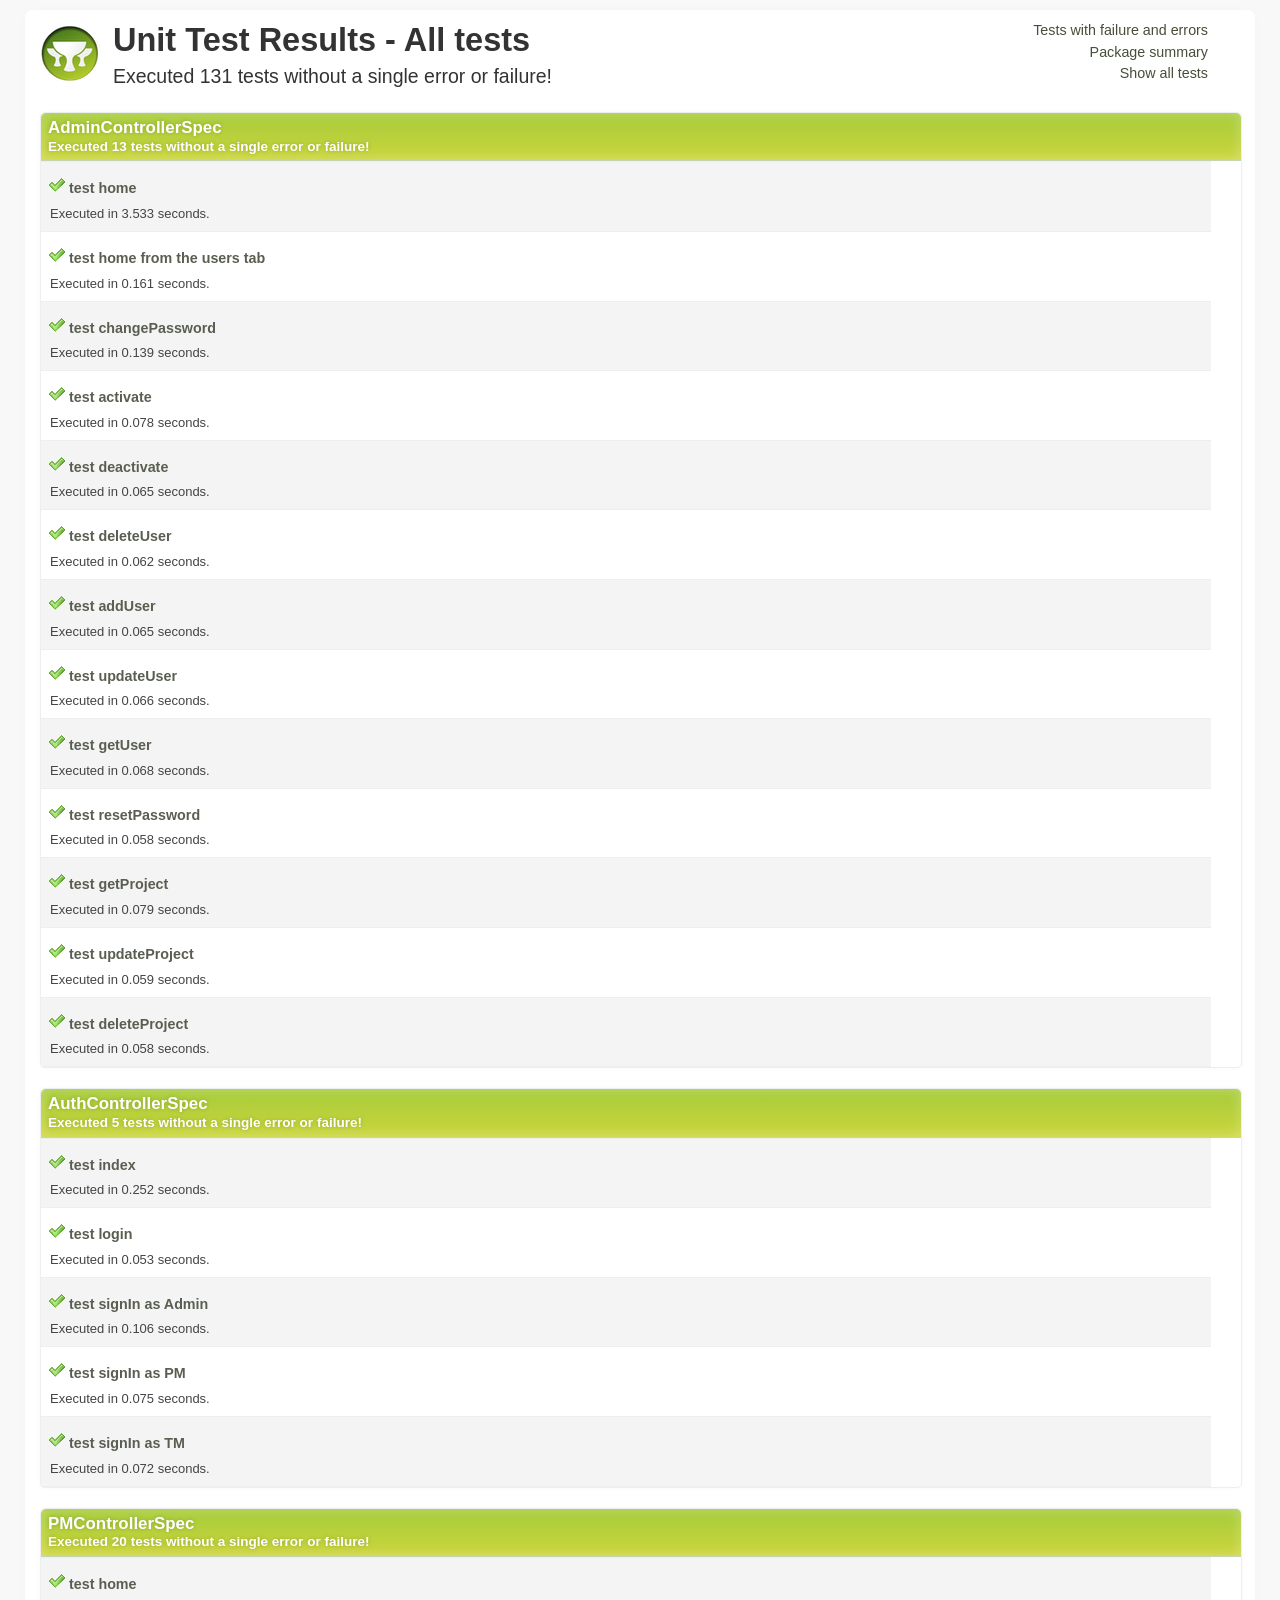
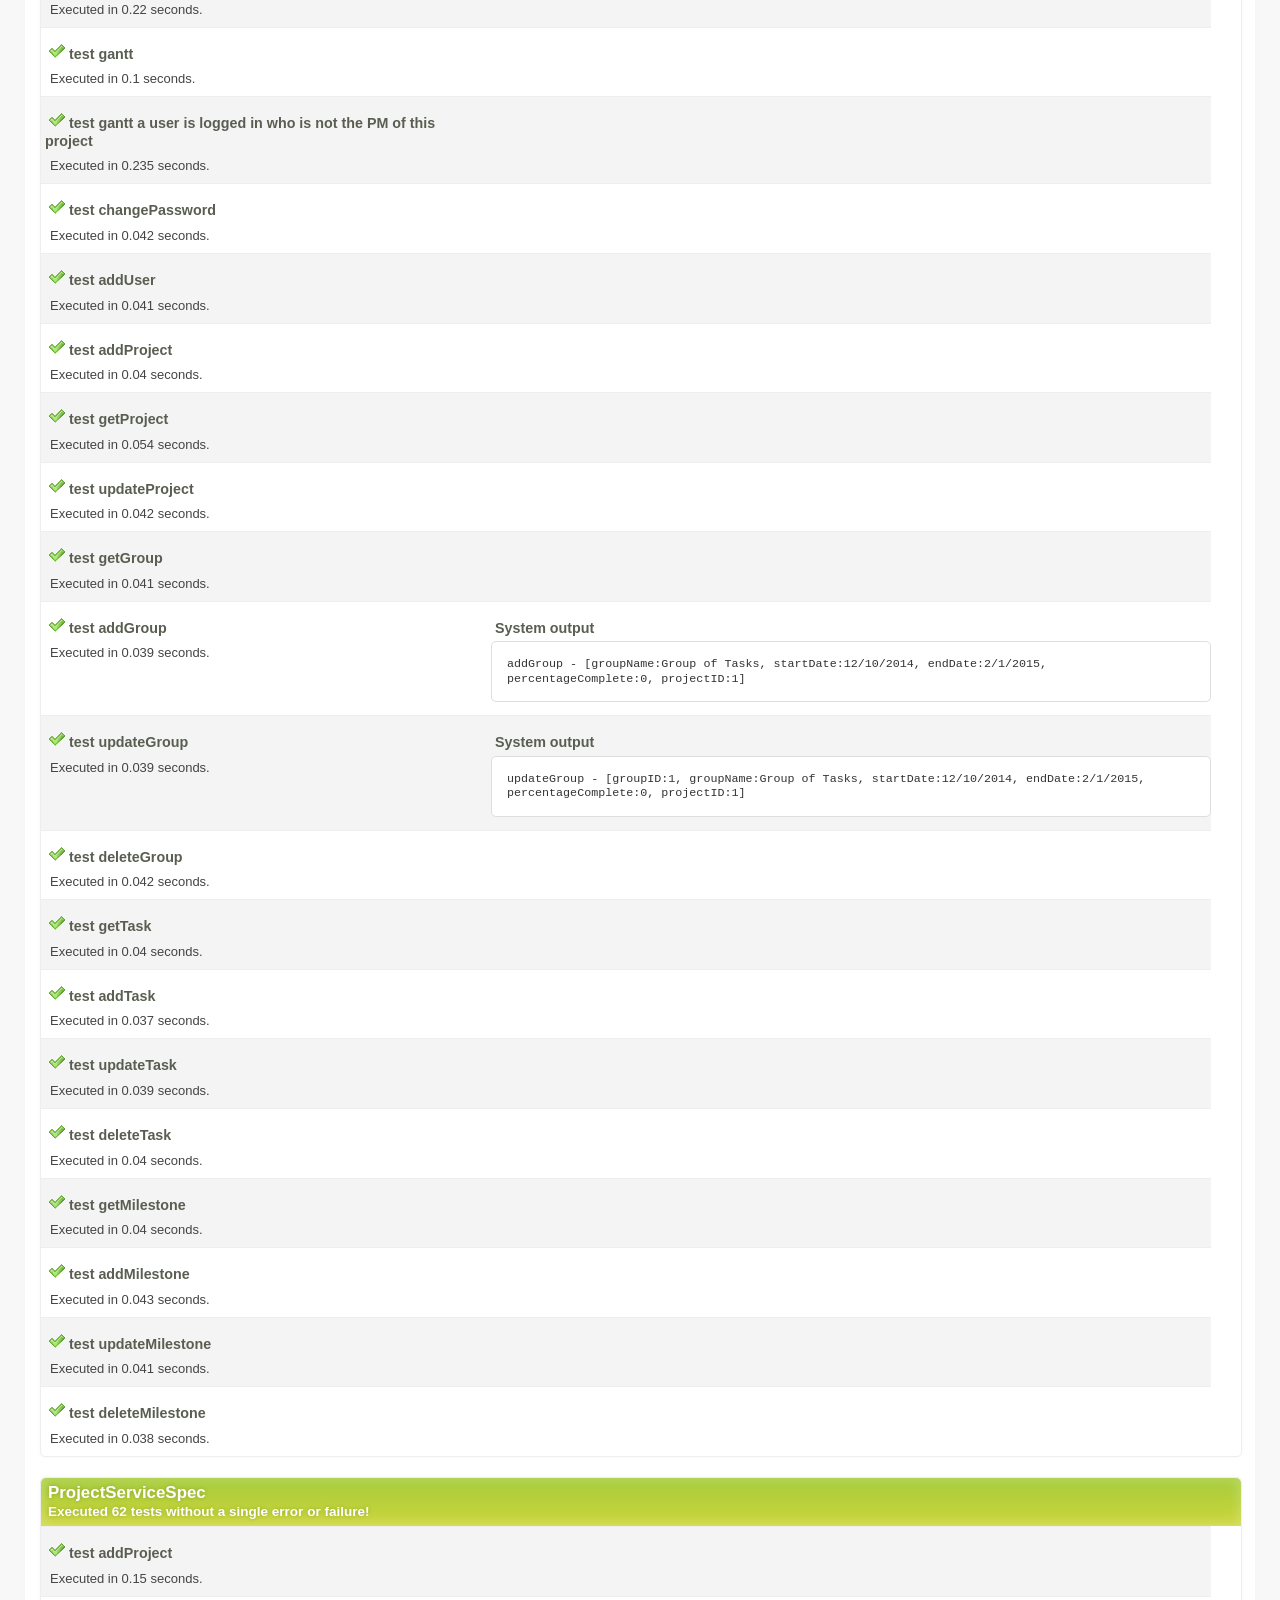
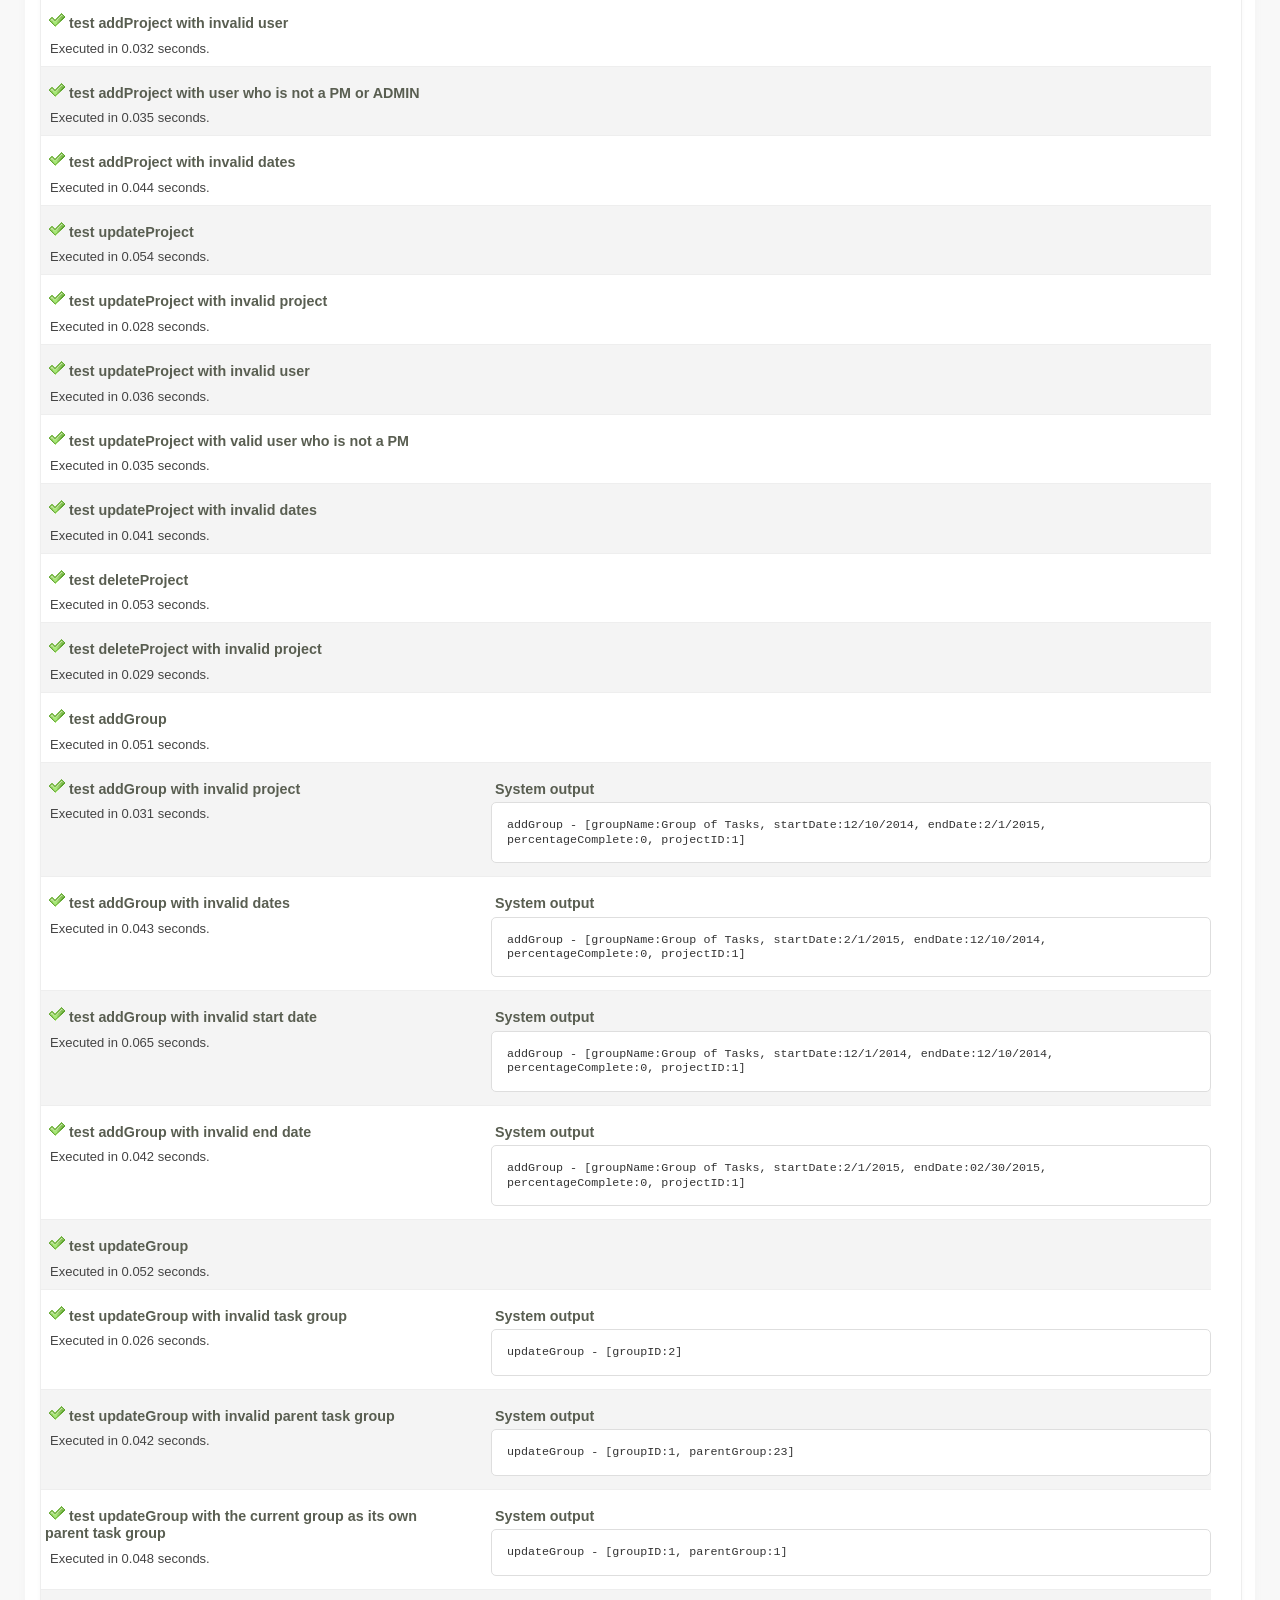
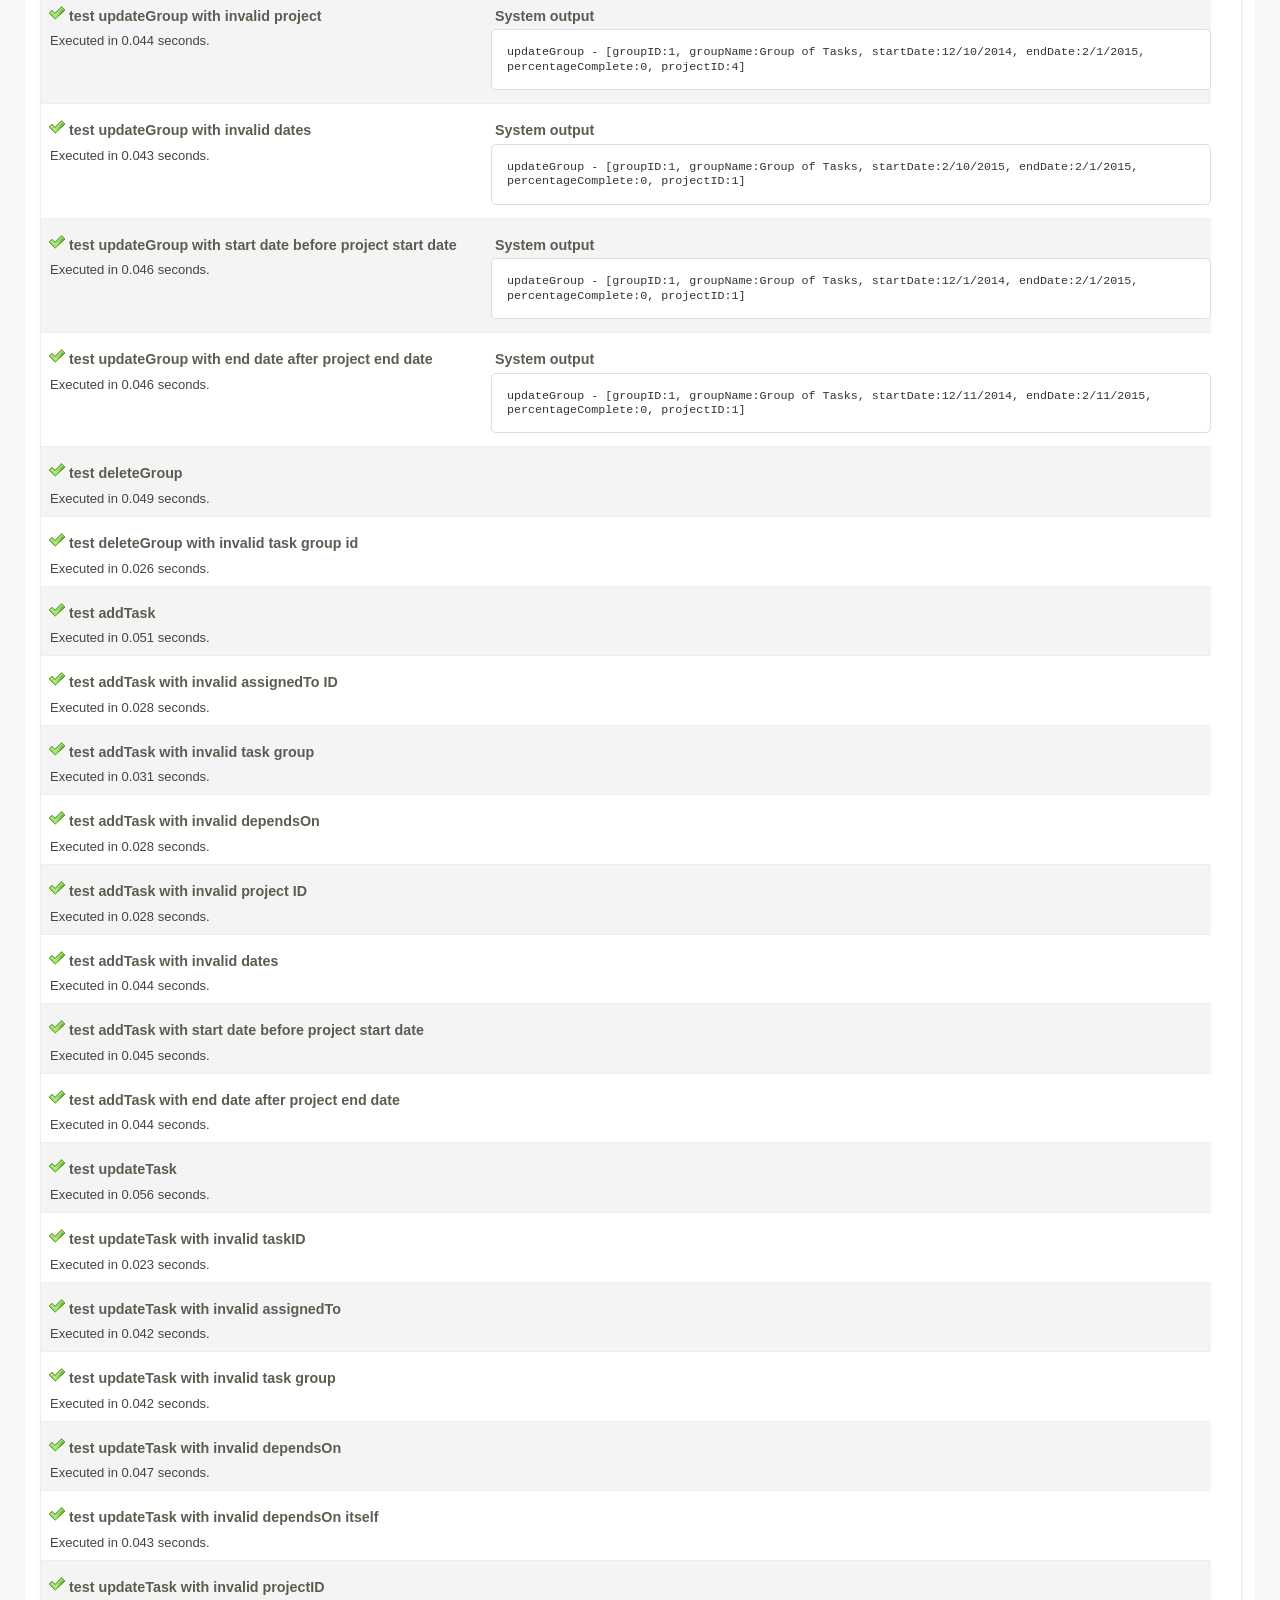
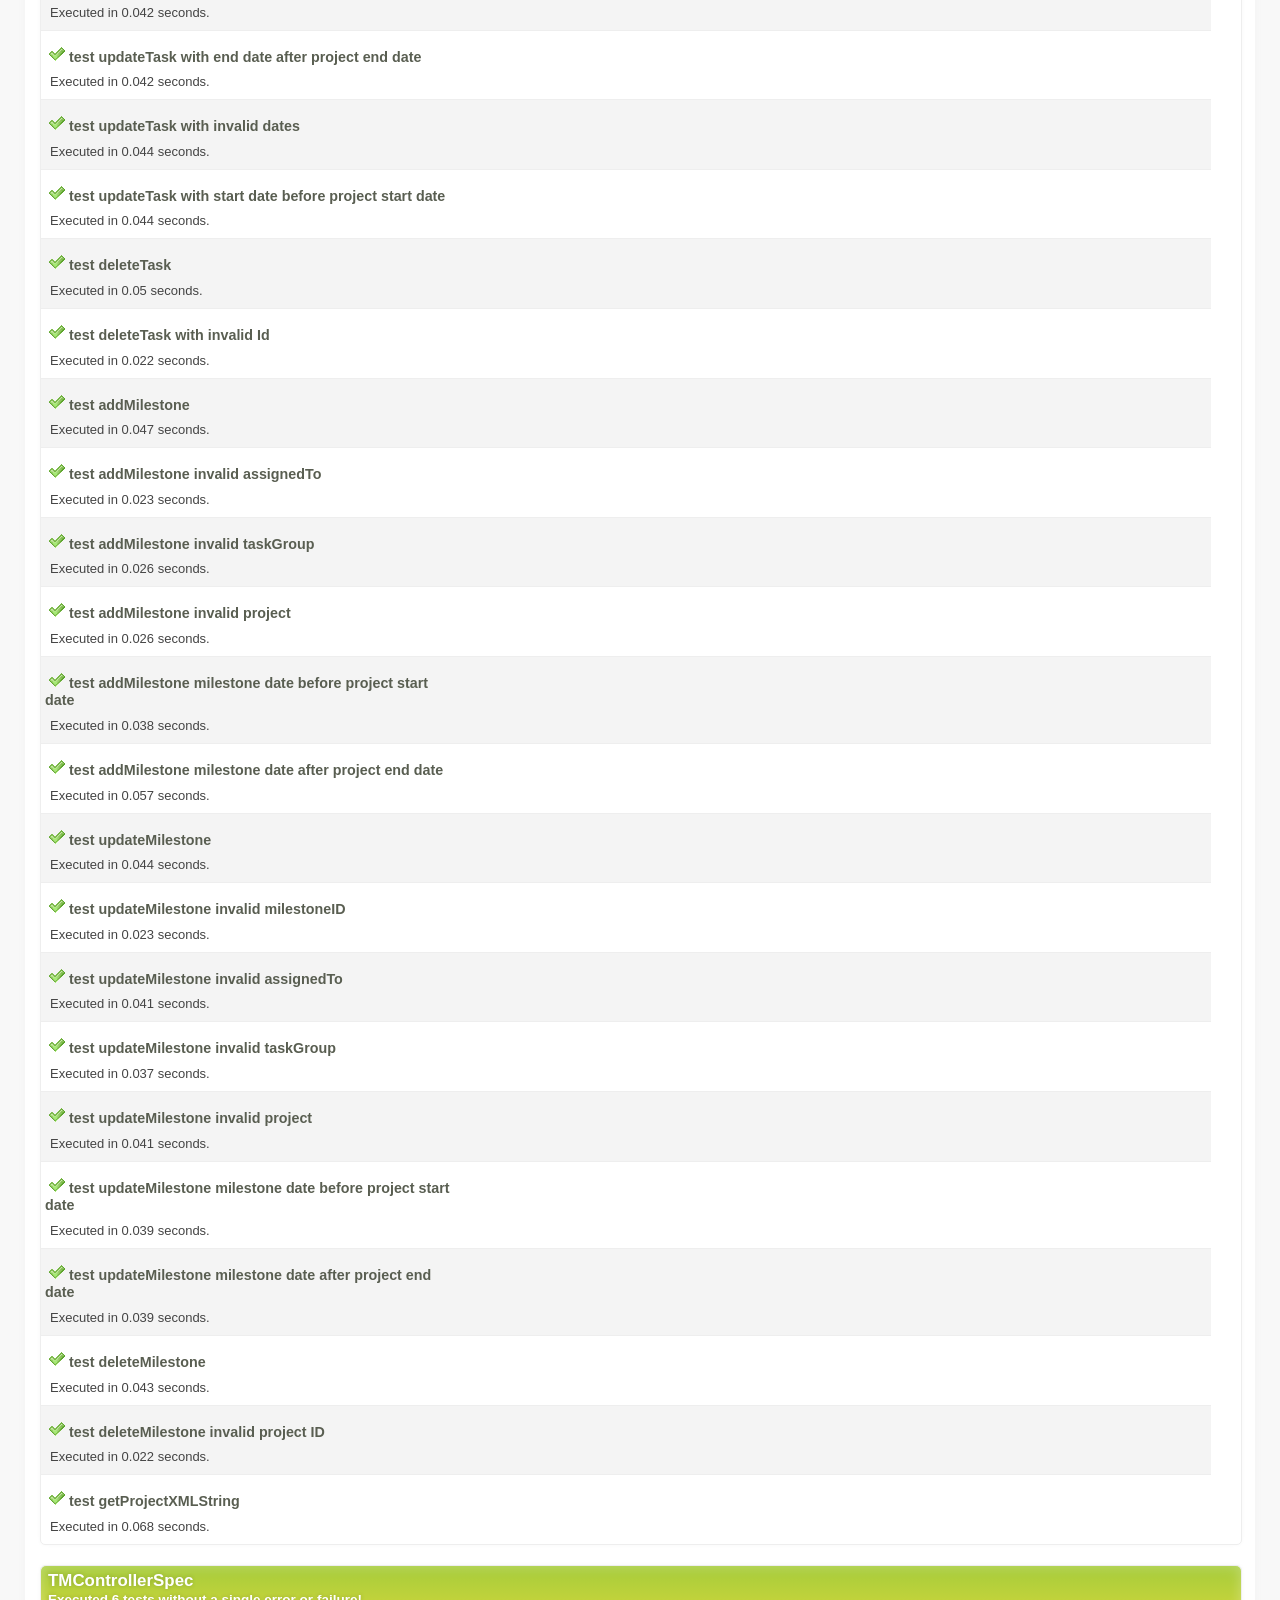
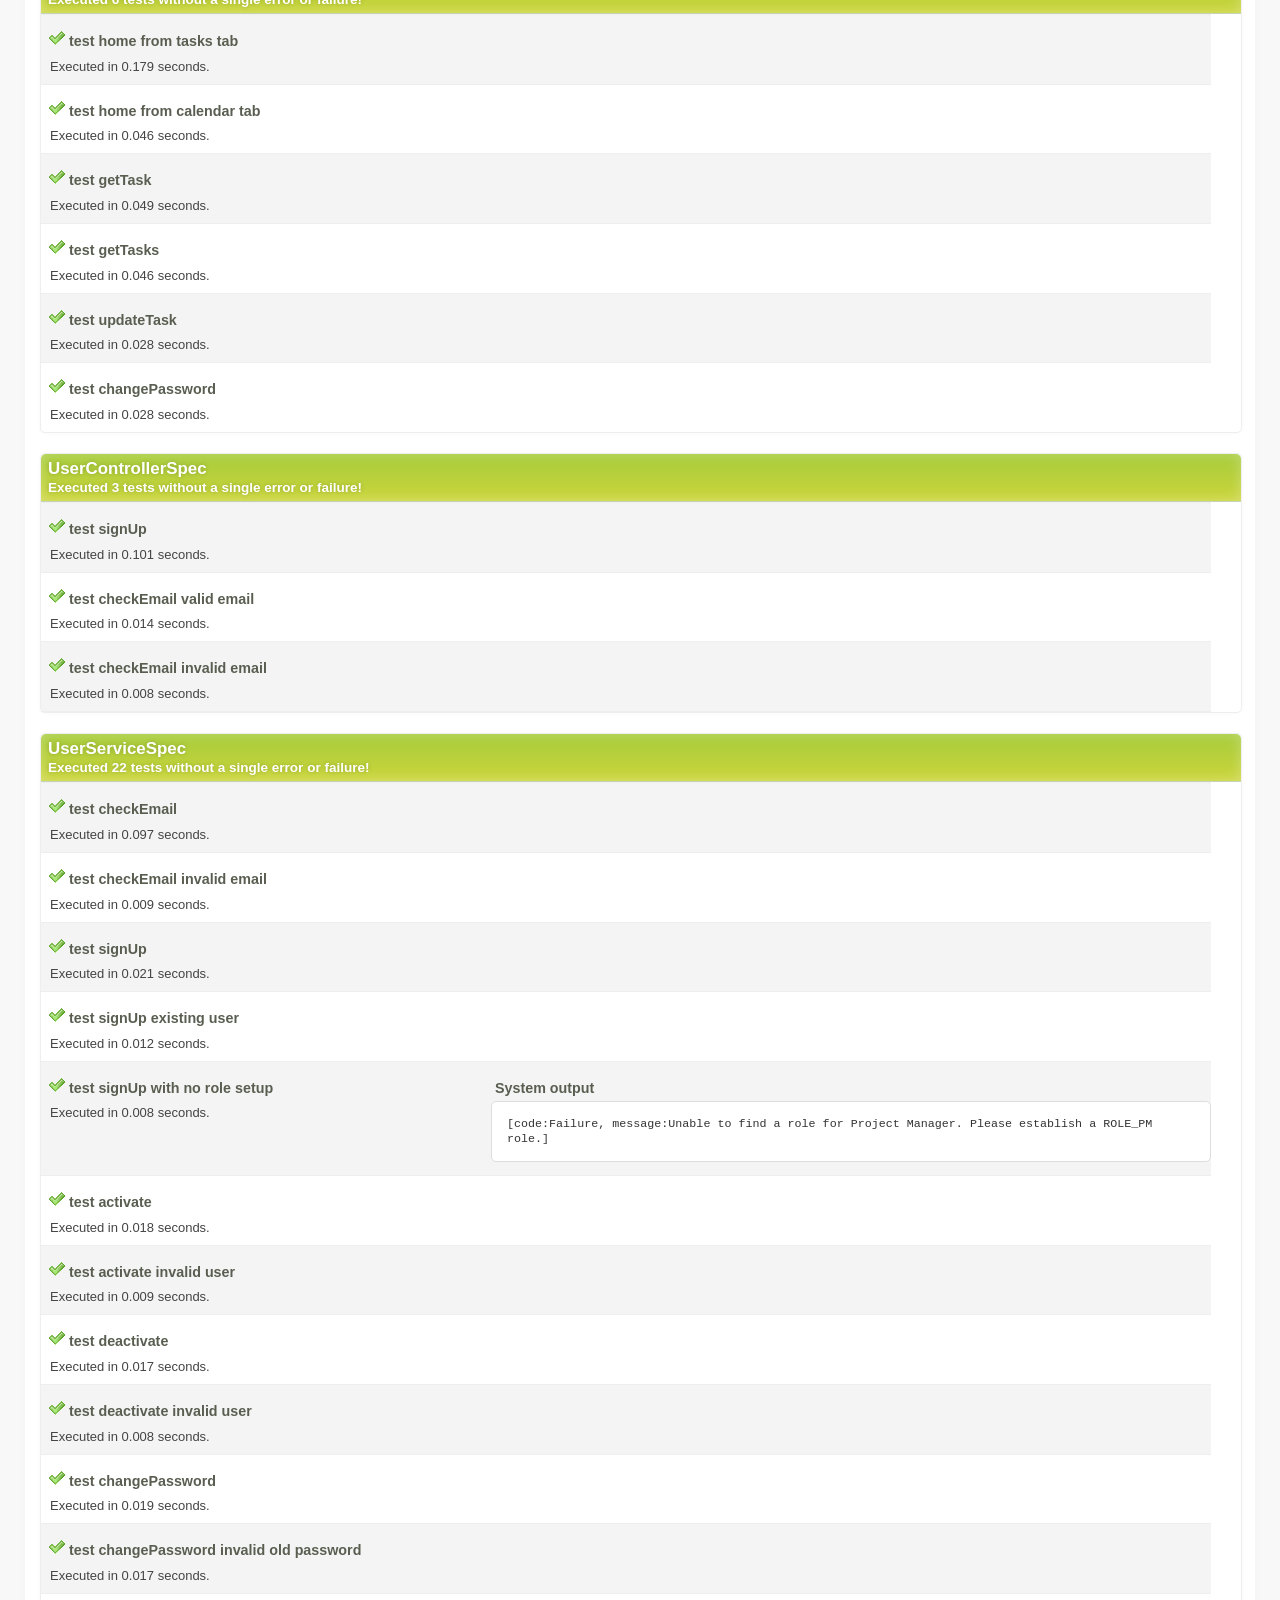
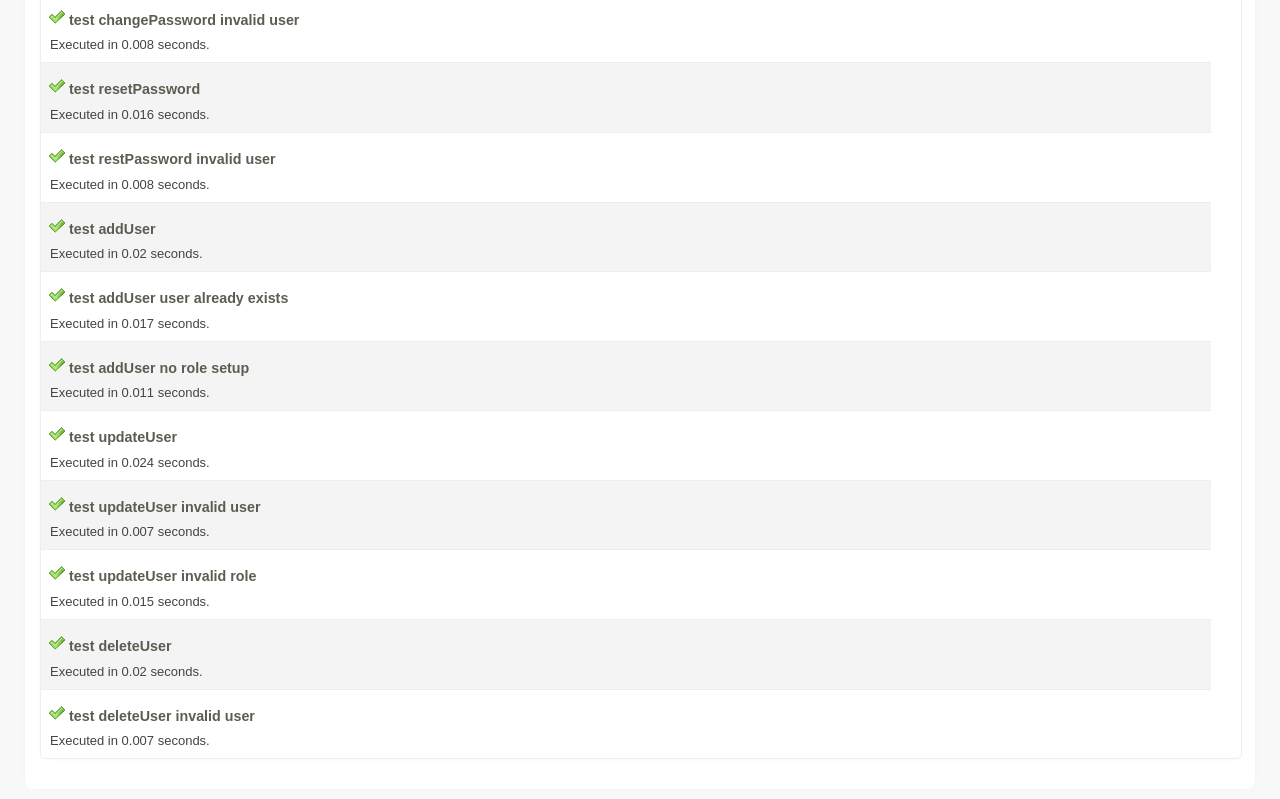
<file: CSCIE-56-Project/target/test-reports/html/all.html>
<!DOCTYPE html><html xmlns:lxslt="http://xml.apache.org/xslt" xmlns:stringutils="xalan://org.apache.tools.ant.util.StringUtils">
<head>
<META http-equiv="Content-Type" content="text/html; charset=utf-8">
<title>
        Unit Test Results
     - All tests</title>
<link href="stylesheet.css" rel="stylesheet" type="text/css">
</head>
<body>
<div id="report" class="container container_8">
<div class="grid_6 alpha">
<div class="grailslogo"></div>
<h1>
        Unit Test Results
     - All tests </h1>
<p class="intro">
                        Executed
                        131
                        tests
                    
                        without a single error or failure!
                    </p>
</div>
<div class="grid_2 omega">
<nav id="navigationlinks">
<p>
<a href="failed.html">
                    Tests with failure and errors
                </a>
</p>
<p>
<a href="index.html">
                    Package summary
                </a>
</p>
<p>
<a href="all.html">
                    Show all tests
                </a>
</p>
</nav>
</div>
<div class="clear"></div>
<div class="testsuite success">
<div class="header">
<h2>AdminControllerSpec</h2>
<h3>
                        Executed
                        13
                        tests
                    
                        without a single error or failure!
                    </h3>
</div>
<div class="testcase clearfix success grid_8 alpha omega" data-name="test home">
<div class="grid_3 alpha">
<p>
<span class="icon success"></span><b class="testname message success">test home</b>
</p>
<p class="summary">Executed in 3.533 seconds.</p>
</div>
<div class="grid_5 omega outputinfo"></div>
<div class="clear"></div>
</div>
<div class="testcase clearfix success grid_8 alpha omega" data-name="test home from the users tab">
<div class="grid_3 alpha">
<p>
<span class="icon success"></span><b class="testname message success">test home from the users tab</b>
</p>
<p class="summary">Executed in 0.161 seconds.</p>
</div>
<div class="grid_5 omega outputinfo"></div>
<div class="clear"></div>
</div>
<div class="testcase clearfix success grid_8 alpha omega" data-name="test changePassword">
<div class="grid_3 alpha">
<p>
<span class="icon success"></span><b class="testname message success">test changePassword</b>
</p>
<p class="summary">Executed in 0.139 seconds.</p>
</div>
<div class="grid_5 omega outputinfo"></div>
<div class="clear"></div>
</div>
<div class="testcase clearfix success grid_8 alpha omega" data-name="test activate">
<div class="grid_3 alpha">
<p>
<span class="icon success"></span><b class="testname message success">test activate</b>
</p>
<p class="summary">Executed in 0.078 seconds.</p>
</div>
<div class="grid_5 omega outputinfo"></div>
<div class="clear"></div>
</div>
<div class="testcase clearfix success grid_8 alpha omega" data-name="test deactivate">
<div class="grid_3 alpha">
<p>
<span class="icon success"></span><b class="testname message success">test deactivate</b>
</p>
<p class="summary">Executed in 0.065 seconds.</p>
</div>
<div class="grid_5 omega outputinfo"></div>
<div class="clear"></div>
</div>
<div class="testcase clearfix success grid_8 alpha omega" data-name="test deleteUser">
<div class="grid_3 alpha">
<p>
<span class="icon success"></span><b class="testname message success">test deleteUser</b>
</p>
<p class="summary">Executed in 0.062 seconds.</p>
</div>
<div class="grid_5 omega outputinfo"></div>
<div class="clear"></div>
</div>
<div class="testcase clearfix success grid_8 alpha omega" data-name="test addUser">
<div class="grid_3 alpha">
<p>
<span class="icon success"></span><b class="testname message success">test addUser</b>
</p>
<p class="summary">Executed in 0.065 seconds.</p>
</div>
<div class="grid_5 omega outputinfo"></div>
<div class="clear"></div>
</div>
<div class="testcase clearfix success grid_8 alpha omega" data-name="test updateUser">
<div class="grid_3 alpha">
<p>
<span class="icon success"></span><b class="testname message success">test updateUser</b>
</p>
<p class="summary">Executed in 0.066 seconds.</p>
</div>
<div class="grid_5 omega outputinfo"></div>
<div class="clear"></div>
</div>
<div class="testcase clearfix success grid_8 alpha omega" data-name="test getUser">
<div class="grid_3 alpha">
<p>
<span class="icon success"></span><b class="testname message success">test getUser</b>
</p>
<p class="summary">Executed in 0.068 seconds.</p>
</div>
<div class="grid_5 omega outputinfo"></div>
<div class="clear"></div>
</div>
<div class="testcase clearfix success grid_8 alpha omega" data-name="test resetPassword">
<div class="grid_3 alpha">
<p>
<span class="icon success"></span><b class="testname message success">test resetPassword</b>
</p>
<p class="summary">Executed in 0.058 seconds.</p>
</div>
<div class="grid_5 omega outputinfo"></div>
<div class="clear"></div>
</div>
<div class="testcase clearfix success grid_8 alpha omega" data-name="test getProject">
<div class="grid_3 alpha">
<p>
<span class="icon success"></span><b class="testname message success">test getProject</b>
</p>
<p class="summary">Executed in 0.079 seconds.</p>
</div>
<div class="grid_5 omega outputinfo"></div>
<div class="clear"></div>
</div>
<div class="testcase clearfix success grid_8 alpha omega" data-name="test updateProject">
<div class="grid_3 alpha">
<p>
<span class="icon success"></span><b class="testname message success">test updateProject</b>
</p>
<p class="summary">Executed in 0.059 seconds.</p>
</div>
<div class="grid_5 omega outputinfo"></div>
<div class="clear"></div>
</div>
<div class="testcase clearfix success grid_8 alpha omega" data-name="test deleteProject">
<div class="grid_3 alpha">
<p>
<span class="icon success"></span><b class="testname message success">test deleteProject</b>
</p>
<p class="summary">Executed in 0.058 seconds.</p>
</div>
<div class="grid_5 omega outputinfo"></div>
<div class="clear"></div>
</div>
<div class="clearfix output footer">
<div class="sysout">
<h2>Standard output</h2>
<pre class="stdout">--Output from test home--
--Output from test home from the users tab--
--Output from test changePassword--
--Output from test activate--
--Output from test deactivate--
--Output from test deleteUser--
--Output from test addUser--
--Output from test updateUser--
--Output from test getUser--
--Output from test resetPassword--
--Output from test getProject--
--Output from test updateProject--
--Output from test deleteProject--
</pre>
</div>
<div class="syserr">
<h2>System error</h2>
<pre class="syserr">--Output from test home--
--Output from test home from the users tab--
--Output from test changePassword--
--Output from test activate--
--Output from test deactivate--
--Output from test deleteUser--
--Output from test addUser--
--Output from test updateUser--
--Output from test getUser--
--Output from test resetPassword--
--Output from test getProject--
--Output from test updateProject--
--Output from test deleteProject--
</pre>
</div>
</div>
<div class="clear"></div>
</div>
<div class="testsuite success">
<div class="header">
<h2>AuthControllerSpec</h2>
<h3>
                        Executed
                        5
                        tests
                    
                        without a single error or failure!
                    </h3>
</div>
<div class="testcase clearfix success grid_8 alpha omega" data-name="test index">
<div class="grid_3 alpha">
<p>
<span class="icon success"></span><b class="testname message success">test index</b>
</p>
<p class="summary">Executed in 0.252 seconds.</p>
</div>
<div class="grid_5 omega outputinfo"></div>
<div class="clear"></div>
</div>
<div class="testcase clearfix success grid_8 alpha omega" data-name="test login">
<div class="grid_3 alpha">
<p>
<span class="icon success"></span><b class="testname message success">test login</b>
</p>
<p class="summary">Executed in 0.053 seconds.</p>
</div>
<div class="grid_5 omega outputinfo"></div>
<div class="clear"></div>
</div>
<div class="testcase clearfix success grid_8 alpha omega" data-name="test signIn as Admin">
<div class="grid_3 alpha">
<p>
<span class="icon success"></span><b class="testname message success">test signIn as Admin</b>
</p>
<p class="summary">Executed in 0.106 seconds.</p>
</div>
<div class="grid_5 omega outputinfo"></div>
<div class="clear"></div>
</div>
<div class="testcase clearfix success grid_8 alpha omega" data-name="test signIn as PM">
<div class="grid_3 alpha">
<p>
<span class="icon success"></span><b class="testname message success">test signIn as PM</b>
</p>
<p class="summary">Executed in 0.075 seconds.</p>
</div>
<div class="grid_5 omega outputinfo"></div>
<div class="clear"></div>
</div>
<div class="testcase clearfix success grid_8 alpha omega" data-name="test signIn as TM">
<div class="grid_3 alpha">
<p>
<span class="icon success"></span><b class="testname message success">test signIn as TM</b>
</p>
<p class="summary">Executed in 0.072 seconds.</p>
</div>
<div class="grid_5 omega outputinfo"></div>
<div class="clear"></div>
</div>
<div class="clearfix output footer">
<div class="sysout">
<h2>Standard output</h2>
<pre class="stdout">--Output from test index--
--Output from test login--
--Output from test signIn as Admin--
--Output from test signIn as PM--
--Output from test signIn as TM--
</pre>
</div>
<div class="syserr">
<h2>System error</h2>
<pre class="syserr">--Output from test index--
--Output from test login--
--Output from test signIn as Admin--
--Output from test signIn as PM--
--Output from test signIn as TM--
</pre>
</div>
</div>
<div class="clear"></div>
</div>
<div class="testsuite success">
<div class="header">
<h2>PMControllerSpec</h2>
<h3>
                        Executed
                        20
                        tests
                    
                        without a single error or failure!
                    </h3>
</div>
<div class="testcase clearfix success grid_8 alpha omega" data-name="test home">
<div class="grid_3 alpha">
<p>
<span class="icon success"></span><b class="testname message success">test home</b>
</p>
<p class="summary">Executed in 0.22 seconds.</p>
</div>
<div class="grid_5 omega outputinfo"></div>
<div class="clear"></div>
</div>
<div class="testcase clearfix success grid_8 alpha omega" data-name="test gantt">
<div class="grid_3 alpha">
<p>
<span class="icon success"></span><b class="testname message success">test gantt</b>
</p>
<p class="summary">Executed in 0.1 seconds.</p>
</div>
<div class="grid_5 omega outputinfo"></div>
<div class="clear"></div>
</div>
<div class="testcase clearfix success grid_8 alpha omega" data-name="test gantt a user is logged in who is not the PM of this project">
<div class="grid_3 alpha">
<p>
<span class="icon success"></span><b class="testname message success">test gantt a user is logged in who is not the PM of this project</b>
</p>
<p class="summary">Executed in 0.235 seconds.</p>
</div>
<div class="grid_5 omega outputinfo"></div>
<div class="clear"></div>
</div>
<div class="testcase clearfix success grid_8 alpha omega" data-name="test changePassword">
<div class="grid_3 alpha">
<p>
<span class="icon success"></span><b class="testname message success">test changePassword</b>
</p>
<p class="summary">Executed in 0.042 seconds.</p>
</div>
<div class="grid_5 omega outputinfo"></div>
<div class="clear"></div>
</div>
<div class="testcase clearfix success grid_8 alpha omega" data-name="test addUser">
<div class="grid_3 alpha">
<p>
<span class="icon success"></span><b class="testname message success">test addUser</b>
</p>
<p class="summary">Executed in 0.041 seconds.</p>
</div>
<div class="grid_5 omega outputinfo"></div>
<div class="clear"></div>
</div>
<div class="testcase clearfix success grid_8 alpha omega" data-name="test addProject">
<div class="grid_3 alpha">
<p>
<span class="icon success"></span><b class="testname message success">test addProject</b>
</p>
<p class="summary">Executed in 0.04 seconds.</p>
</div>
<div class="grid_5 omega outputinfo"></div>
<div class="clear"></div>
</div>
<div class="testcase clearfix success grid_8 alpha omega" data-name="test getProject">
<div class="grid_3 alpha">
<p>
<span class="icon success"></span><b class="testname message success">test getProject</b>
</p>
<p class="summary">Executed in 0.054 seconds.</p>
</div>
<div class="grid_5 omega outputinfo"></div>
<div class="clear"></div>
</div>
<div class="testcase clearfix success grid_8 alpha omega" data-name="test updateProject">
<div class="grid_3 alpha">
<p>
<span class="icon success"></span><b class="testname message success">test updateProject</b>
</p>
<p class="summary">Executed in 0.042 seconds.</p>
</div>
<div class="grid_5 omega outputinfo"></div>
<div class="clear"></div>
</div>
<div class="testcase clearfix success grid_8 alpha omega" data-name="test getGroup">
<div class="grid_3 alpha">
<p>
<span class="icon success"></span><b class="testname message success">test getGroup</b>
</p>
<p class="summary">Executed in 0.041 seconds.</p>
</div>
<div class="grid_5 omega outputinfo"></div>
<div class="clear"></div>
</div>
<div class="testcase clearfix success grid_8 alpha omega" data-name="test addGroup">
<div class="grid_3 alpha">
<p>
<span class="icon success"></span><b class="testname message success">test addGroup</b>
</p>
<p class="summary">Executed in 0.039 seconds.</p>
</div>
<div class="grid_5 omega outputinfo"></div>
<div class="clear"></div>
</div>
<div class="testcase clearfix success grid_8 alpha omega" data-name="test updateGroup">
<div class="grid_3 alpha">
<p>
<span class="icon success"></span><b class="testname message success">test updateGroup</b>
</p>
<p class="summary">Executed in 0.039 seconds.</p>
</div>
<div class="grid_5 omega outputinfo"></div>
<div class="clear"></div>
</div>
<div class="testcase clearfix success grid_8 alpha omega" data-name="test deleteGroup">
<div class="grid_3 alpha">
<p>
<span class="icon success"></span><b class="testname message success">test deleteGroup</b>
</p>
<p class="summary">Executed in 0.042 seconds.</p>
</div>
<div class="grid_5 omega outputinfo"></div>
<div class="clear"></div>
</div>
<div class="testcase clearfix success grid_8 alpha omega" data-name="test getTask">
<div class="grid_3 alpha">
<p>
<span class="icon success"></span><b class="testname message success">test getTask</b>
</p>
<p class="summary">Executed in 0.04 seconds.</p>
</div>
<div class="grid_5 omega outputinfo"></div>
<div class="clear"></div>
</div>
<div class="testcase clearfix success grid_8 alpha omega" data-name="test addTask">
<div class="grid_3 alpha">
<p>
<span class="icon success"></span><b class="testname message success">test addTask</b>
</p>
<p class="summary">Executed in 0.037 seconds.</p>
</div>
<div class="grid_5 omega outputinfo"></div>
<div class="clear"></div>
</div>
<div class="testcase clearfix success grid_8 alpha omega" data-name="test updateTask">
<div class="grid_3 alpha">
<p>
<span class="icon success"></span><b class="testname message success">test updateTask</b>
</p>
<p class="summary">Executed in 0.039 seconds.</p>
</div>
<div class="grid_5 omega outputinfo"></div>
<div class="clear"></div>
</div>
<div class="testcase clearfix success grid_8 alpha omega" data-name="test deleteTask">
<div class="grid_3 alpha">
<p>
<span class="icon success"></span><b class="testname message success">test deleteTask</b>
</p>
<p class="summary">Executed in 0.04 seconds.</p>
</div>
<div class="grid_5 omega outputinfo"></div>
<div class="clear"></div>
</div>
<div class="testcase clearfix success grid_8 alpha omega" data-name="test getMilestone">
<div class="grid_3 alpha">
<p>
<span class="icon success"></span><b class="testname message success">test getMilestone</b>
</p>
<p class="summary">Executed in 0.04 seconds.</p>
</div>
<div class="grid_5 omega outputinfo"></div>
<div class="clear"></div>
</div>
<div class="testcase clearfix success grid_8 alpha omega" data-name="test addMilestone">
<div class="grid_3 alpha">
<p>
<span class="icon success"></span><b class="testname message success">test addMilestone</b>
</p>
<p class="summary">Executed in 0.043 seconds.</p>
</div>
<div class="grid_5 omega outputinfo"></div>
<div class="clear"></div>
</div>
<div class="testcase clearfix success grid_8 alpha omega" data-name="test updateMilestone">
<div class="grid_3 alpha">
<p>
<span class="icon success"></span><b class="testname message success">test updateMilestone</b>
</p>
<p class="summary">Executed in 0.041 seconds.</p>
</div>
<div class="grid_5 omega outputinfo"></div>
<div class="clear"></div>
</div>
<div class="testcase clearfix success grid_8 alpha omega" data-name="test deleteMilestone">
<div class="grid_3 alpha">
<p>
<span class="icon success"></span><b class="testname message success">test deleteMilestone</b>
</p>
<p class="summary">Executed in 0.038 seconds.</p>
</div>
<div class="grid_5 omega outputinfo"></div>
<div class="clear"></div>
</div>
<div class="clearfix output footer">
<div class="sysout">
<h2>Standard output</h2>
<pre class="stdout">--Output from test home--
--Output from test gantt--
--Output from test gantt a user is logged in who is not the PM of this project--
--Output from test changePassword--
--Output from test addUser--
--Output from test addProject--
--Output from test getProject--
--Output from test updateProject--
--Output from test getGroup--
--Output from test addGroup--
--Output from test updateGroup--
--Output from test deleteGroup--
--Output from test getTask--
--Output from test addTask--
--Output from test updateTask--
--Output from test deleteTask--
--Output from test getMilestone--
--Output from test addMilestone--
--Output from test updateMilestone--
--Output from test deleteMilestone--
</pre>
</div>
<div class="syserr">
<h2>System error</h2>
<pre class="syserr">--Output from test home--
--Output from test gantt--
--Output from test gantt a user is logged in who is not the PM of this project--
--Output from test changePassword--
--Output from test addUser--
--Output from test addProject--
--Output from test getProject--
--Output from test updateProject--
--Output from test getGroup--
--Output from test addGroup--
--Output from test updateGroup--
--Output from test deleteGroup--
--Output from test getTask--
--Output from test addTask--
--Output from test updateTask--
--Output from test deleteTask--
--Output from test getMilestone--
--Output from test addMilestone--
--Output from test updateMilestone--
--Output from test deleteMilestone--
</pre>
</div>
</div>
<div class="clear"></div>
</div>
<div class="testsuite success">
<div class="header">
<h2>ProjectServiceSpec</h2>
<h3>
                        Executed
                        62
                        tests
                    
                        without a single error or failure!
                    </h3>
</div>
<div class="testcase clearfix success grid_8 alpha omega" data-name="test addProject">
<div class="grid_3 alpha">
<p>
<span class="icon success"></span><b class="testname message success">test addProject</b>
</p>
<p class="summary">Executed in 0.15 seconds.</p>
</div>
<div class="grid_5 omega outputinfo"></div>
<div class="clear"></div>
</div>
<div class="testcase clearfix success grid_8 alpha omega" data-name="test addProject with invalid user">
<div class="grid_3 alpha">
<p>
<span class="icon success"></span><b class="testname message success">test addProject with invalid user</b>
</p>
<p class="summary">Executed in 0.032 seconds.</p>
</div>
<div class="grid_5 omega outputinfo"></div>
<div class="clear"></div>
</div>
<div class="testcase clearfix success grid_8 alpha omega" data-name="test addProject with user who is not a PM or ADMIN">
<div class="grid_3 alpha">
<p>
<span class="icon success"></span><b class="testname message success">test addProject with user who is not a PM or ADMIN</b>
</p>
<p class="summary">Executed in 0.035 seconds.</p>
</div>
<div class="grid_5 omega outputinfo"></div>
<div class="clear"></div>
</div>
<div class="testcase clearfix success grid_8 alpha omega" data-name="test addProject with invalid dates">
<div class="grid_3 alpha">
<p>
<span class="icon success"></span><b class="testname message success">test addProject with invalid dates</b>
</p>
<p class="summary">Executed in 0.044 seconds.</p>
</div>
<div class="grid_5 omega outputinfo"></div>
<div class="clear"></div>
</div>
<div class="testcase clearfix success grid_8 alpha omega" data-name="test updateProject">
<div class="grid_3 alpha">
<p>
<span class="icon success"></span><b class="testname message success">test updateProject</b>
</p>
<p class="summary">Executed in 0.054 seconds.</p>
</div>
<div class="grid_5 omega outputinfo"></div>
<div class="clear"></div>
</div>
<div class="testcase clearfix success grid_8 alpha omega" data-name="test updateProject with invalid project">
<div class="grid_3 alpha">
<p>
<span class="icon success"></span><b class="testname message success">test updateProject with invalid project</b>
</p>
<p class="summary">Executed in 0.028 seconds.</p>
</div>
<div class="grid_5 omega outputinfo"></div>
<div class="clear"></div>
</div>
<div class="testcase clearfix success grid_8 alpha omega" data-name="test updateProject with invalid user">
<div class="grid_3 alpha">
<p>
<span class="icon success"></span><b class="testname message success">test updateProject with invalid user</b>
</p>
<p class="summary">Executed in 0.036 seconds.</p>
</div>
<div class="grid_5 omega outputinfo"></div>
<div class="clear"></div>
</div>
<div class="testcase clearfix success grid_8 alpha omega" data-name="test updateProject with valid user who is not a PM">
<div class="grid_3 alpha">
<p>
<span class="icon success"></span><b class="testname message success">test updateProject with valid user who is not a PM</b>
</p>
<p class="summary">Executed in 0.035 seconds.</p>
</div>
<div class="grid_5 omega outputinfo"></div>
<div class="clear"></div>
</div>
<div class="testcase clearfix success grid_8 alpha omega" data-name="test updateProject with invalid dates">
<div class="grid_3 alpha">
<p>
<span class="icon success"></span><b class="testname message success">test updateProject with invalid dates</b>
</p>
<p class="summary">Executed in 0.041 seconds.</p>
</div>
<div class="grid_5 omega outputinfo"></div>
<div class="clear"></div>
</div>
<div class="testcase clearfix success grid_8 alpha omega" data-name="test deleteProject">
<div class="grid_3 alpha">
<p>
<span class="icon success"></span><b class="testname message success">test deleteProject</b>
</p>
<p class="summary">Executed in 0.053 seconds.</p>
</div>
<div class="grid_5 omega outputinfo"></div>
<div class="clear"></div>
</div>
<div class="testcase clearfix success grid_8 alpha omega" data-name="test deleteProject with invalid project">
<div class="grid_3 alpha">
<p>
<span class="icon success"></span><b class="testname message success">test deleteProject with invalid project</b>
</p>
<p class="summary">Executed in 0.029 seconds.</p>
</div>
<div class="grid_5 omega outputinfo"></div>
<div class="clear"></div>
</div>
<div class="testcase clearfix success grid_8 alpha omega" data-name="test addGroup">
<div class="grid_3 alpha">
<p>
<span class="icon success"></span><b class="testname message success">test addGroup</b>
</p>
<p class="summary">Executed in 0.051 seconds.</p>
</div>
<div class="grid_5 omega outputinfo"></div>
<div class="clear"></div>
</div>
<div class="testcase clearfix success grid_8 alpha omega" data-name="test addGroup with invalid project">
<div class="grid_3 alpha">
<p>
<span class="icon success"></span><b class="testname message success">test addGroup with invalid project</b>
</p>
<p class="summary">Executed in 0.031 seconds.</p>
</div>
<div class="grid_5 omega outputinfo"></div>
<div class="clear"></div>
</div>
<div class="testcase clearfix success grid_8 alpha omega" data-name="test addGroup with invalid dates">
<div class="grid_3 alpha">
<p>
<span class="icon success"></span><b class="testname message success">test addGroup with invalid dates</b>
</p>
<p class="summary">Executed in 0.043 seconds.</p>
</div>
<div class="grid_5 omega outputinfo"></div>
<div class="clear"></div>
</div>
<div class="testcase clearfix success grid_8 alpha omega" data-name="test addGroup with invalid start date">
<div class="grid_3 alpha">
<p>
<span class="icon success"></span><b class="testname message success">test addGroup with invalid start date</b>
</p>
<p class="summary">Executed in 0.065 seconds.</p>
</div>
<div class="grid_5 omega outputinfo"></div>
<div class="clear"></div>
</div>
<div class="testcase clearfix success grid_8 alpha omega" data-name="test addGroup with invalid end date">
<div class="grid_3 alpha">
<p>
<span class="icon success"></span><b class="testname message success">test addGroup with invalid end date</b>
</p>
<p class="summary">Executed in 0.042 seconds.</p>
</div>
<div class="grid_5 omega outputinfo"></div>
<div class="clear"></div>
</div>
<div class="testcase clearfix success grid_8 alpha omega" data-name="test updateGroup">
<div class="grid_3 alpha">
<p>
<span class="icon success"></span><b class="testname message success">test updateGroup</b>
</p>
<p class="summary">Executed in 0.052 seconds.</p>
</div>
<div class="grid_5 omega outputinfo"></div>
<div class="clear"></div>
</div>
<div class="testcase clearfix success grid_8 alpha omega" data-name="test updateGroup with invalid task group">
<div class="grid_3 alpha">
<p>
<span class="icon success"></span><b class="testname message success">test updateGroup with invalid task group</b>
</p>
<p class="summary">Executed in 0.026 seconds.</p>
</div>
<div class="grid_5 omega outputinfo"></div>
<div class="clear"></div>
</div>
<div class="testcase clearfix success grid_8 alpha omega" data-name="test updateGroup with invalid parent task group">
<div class="grid_3 alpha">
<p>
<span class="icon success"></span><b class="testname message success">test updateGroup with invalid parent task group</b>
</p>
<p class="summary">Executed in 0.042 seconds.</p>
</div>
<div class="grid_5 omega outputinfo"></div>
<div class="clear"></div>
</div>
<div class="testcase clearfix success grid_8 alpha omega" data-name="test updateGroup with the current group as its own parent task group">
<div class="grid_3 alpha">
<p>
<span class="icon success"></span><b class="testname message success">test updateGroup with the current group as its own parent task group</b>
</p>
<p class="summary">Executed in 0.048 seconds.</p>
</div>
<div class="grid_5 omega outputinfo"></div>
<div class="clear"></div>
</div>
<div class="testcase clearfix success grid_8 alpha omega" data-name="test updateGroup with invalid project">
<div class="grid_3 alpha">
<p>
<span class="icon success"></span><b class="testname message success">test updateGroup with invalid project</b>
</p>
<p class="summary">Executed in 0.044 seconds.</p>
</div>
<div class="grid_5 omega outputinfo"></div>
<div class="clear"></div>
</div>
<div class="testcase clearfix success grid_8 alpha omega" data-name="test updateGroup with invalid dates">
<div class="grid_3 alpha">
<p>
<span class="icon success"></span><b class="testname message success">test updateGroup with invalid dates</b>
</p>
<p class="summary">Executed in 0.043 seconds.</p>
</div>
<div class="grid_5 omega outputinfo"></div>
<div class="clear"></div>
</div>
<div class="testcase clearfix success grid_8 alpha omega" data-name="test updateGroup with start date before project start date">
<div class="grid_3 alpha">
<p>
<span class="icon success"></span><b class="testname message success">test updateGroup with start date before project start date</b>
</p>
<p class="summary">Executed in 0.046 seconds.</p>
</div>
<div class="grid_5 omega outputinfo"></div>
<div class="clear"></div>
</div>
<div class="testcase clearfix success grid_8 alpha omega" data-name="test updateGroup with end date after project end date">
<div class="grid_3 alpha">
<p>
<span class="icon success"></span><b class="testname message success">test updateGroup with end date after project end date</b>
</p>
<p class="summary">Executed in 0.046 seconds.</p>
</div>
<div class="grid_5 omega outputinfo"></div>
<div class="clear"></div>
</div>
<div class="testcase clearfix success grid_8 alpha omega" data-name="test deleteGroup">
<div class="grid_3 alpha">
<p>
<span class="icon success"></span><b class="testname message success">test deleteGroup</b>
</p>
<p class="summary">Executed in 0.049 seconds.</p>
</div>
<div class="grid_5 omega outputinfo"></div>
<div class="clear"></div>
</div>
<div class="testcase clearfix success grid_8 alpha omega" data-name="test deleteGroup with invalid task group id">
<div class="grid_3 alpha">
<p>
<span class="icon success"></span><b class="testname message success">test deleteGroup with invalid task group id</b>
</p>
<p class="summary">Executed in 0.026 seconds.</p>
</div>
<div class="grid_5 omega outputinfo"></div>
<div class="clear"></div>
</div>
<div class="testcase clearfix success grid_8 alpha omega" data-name="test addTask">
<div class="grid_3 alpha">
<p>
<span class="icon success"></span><b class="testname message success">test addTask</b>
</p>
<p class="summary">Executed in 0.051 seconds.</p>
</div>
<div class="grid_5 omega outputinfo"></div>
<div class="clear"></div>
</div>
<div class="testcase clearfix success grid_8 alpha omega" data-name="test addTask with invalid assignedTo ID">
<div class="grid_3 alpha">
<p>
<span class="icon success"></span><b class="testname message success">test addTask with invalid assignedTo ID</b>
</p>
<p class="summary">Executed in 0.028 seconds.</p>
</div>
<div class="grid_5 omega outputinfo"></div>
<div class="clear"></div>
</div>
<div class="testcase clearfix success grid_8 alpha omega" data-name="test addTask with invalid task group">
<div class="grid_3 alpha">
<p>
<span class="icon success"></span><b class="testname message success">test addTask with invalid task group</b>
</p>
<p class="summary">Executed in 0.031 seconds.</p>
</div>
<div class="grid_5 omega outputinfo"></div>
<div class="clear"></div>
</div>
<div class="testcase clearfix success grid_8 alpha omega" data-name="test addTask with invalid dependsOn">
<div class="grid_3 alpha">
<p>
<span class="icon success"></span><b class="testname message success">test addTask with invalid dependsOn</b>
</p>
<p class="summary">Executed in 0.028 seconds.</p>
</div>
<div class="grid_5 omega outputinfo"></div>
<div class="clear"></div>
</div>
<div class="testcase clearfix success grid_8 alpha omega" data-name="test addTask with invalid project ID">
<div class="grid_3 alpha">
<p>
<span class="icon success"></span><b class="testname message success">test addTask with invalid project ID</b>
</p>
<p class="summary">Executed in 0.028 seconds.</p>
</div>
<div class="grid_5 omega outputinfo"></div>
<div class="clear"></div>
</div>
<div class="testcase clearfix success grid_8 alpha omega" data-name="test addTask with invalid dates">
<div class="grid_3 alpha">
<p>
<span class="icon success"></span><b class="testname message success">test addTask with invalid dates</b>
</p>
<p class="summary">Executed in 0.044 seconds.</p>
</div>
<div class="grid_5 omega outputinfo"></div>
<div class="clear"></div>
</div>
<div class="testcase clearfix success grid_8 alpha omega" data-name="test addTask with start date before project start date">
<div class="grid_3 alpha">
<p>
<span class="icon success"></span><b class="testname message success">test addTask with start date before project start date</b>
</p>
<p class="summary">Executed in 0.045 seconds.</p>
</div>
<div class="grid_5 omega outputinfo"></div>
<div class="clear"></div>
</div>
<div class="testcase clearfix success grid_8 alpha omega" data-name="test addTask with end date after project end date">
<div class="grid_3 alpha">
<p>
<span class="icon success"></span><b class="testname message success">test addTask with end date after project end date</b>
</p>
<p class="summary">Executed in 0.044 seconds.</p>
</div>
<div class="grid_5 omega outputinfo"></div>
<div class="clear"></div>
</div>
<div class="testcase clearfix success grid_8 alpha omega" data-name="test updateTask">
<div class="grid_3 alpha">
<p>
<span class="icon success"></span><b class="testname message success">test updateTask</b>
</p>
<p class="summary">Executed in 0.056 seconds.</p>
</div>
<div class="grid_5 omega outputinfo"></div>
<div class="clear"></div>
</div>
<div class="testcase clearfix success grid_8 alpha omega" data-name="test updateTask with invalid taskID">
<div class="grid_3 alpha">
<p>
<span class="icon success"></span><b class="testname message success">test updateTask with invalid taskID</b>
</p>
<p class="summary">Executed in 0.023 seconds.</p>
</div>
<div class="grid_5 omega outputinfo"></div>
<div class="clear"></div>
</div>
<div class="testcase clearfix success grid_8 alpha omega" data-name="test updateTask with invalid assignedTo">
<div class="grid_3 alpha">
<p>
<span class="icon success"></span><b class="testname message success">test updateTask with invalid assignedTo</b>
</p>
<p class="summary">Executed in 0.042 seconds.</p>
</div>
<div class="grid_5 omega outputinfo"></div>
<div class="clear"></div>
</div>
<div class="testcase clearfix success grid_8 alpha omega" data-name="test updateTask with invalid task group">
<div class="grid_3 alpha">
<p>
<span class="icon success"></span><b class="testname message success">test updateTask with invalid task group</b>
</p>
<p class="summary">Executed in 0.042 seconds.</p>
</div>
<div class="grid_5 omega outputinfo"></div>
<div class="clear"></div>
</div>
<div class="testcase clearfix success grid_8 alpha omega" data-name="test updateTask with invalid dependsOn">
<div class="grid_3 alpha">
<p>
<span class="icon success"></span><b class="testname message success">test updateTask with invalid dependsOn</b>
</p>
<p class="summary">Executed in 0.047 seconds.</p>
</div>
<div class="grid_5 omega outputinfo"></div>
<div class="clear"></div>
</div>
<div class="testcase clearfix success grid_8 alpha omega" data-name="test updateTask with invalid dependsOn itself">
<div class="grid_3 alpha">
<p>
<span class="icon success"></span><b class="testname message success">test updateTask with invalid dependsOn itself</b>
</p>
<p class="summary">Executed in 0.043 seconds.</p>
</div>
<div class="grid_5 omega outputinfo"></div>
<div class="clear"></div>
</div>
<div class="testcase clearfix success grid_8 alpha omega" data-name="test updateTask with invalid projectID">
<div class="grid_3 alpha">
<p>
<span class="icon success"></span><b class="testname message success">test updateTask with invalid projectID</b>
</p>
<p class="summary">Executed in 0.042 seconds.</p>
</div>
<div class="grid_5 omega outputinfo"></div>
<div class="clear"></div>
</div>
<div class="testcase clearfix success grid_8 alpha omega" data-name="test updateTask with end date after project end date">
<div class="grid_3 alpha">
<p>
<span class="icon success"></span><b class="testname message success">test updateTask with end date after project end date</b>
</p>
<p class="summary">Executed in 0.042 seconds.</p>
</div>
<div class="grid_5 omega outputinfo"></div>
<div class="clear"></div>
</div>
<div class="testcase clearfix success grid_8 alpha omega" data-name="test updateTask with invalid dates">
<div class="grid_3 alpha">
<p>
<span class="icon success"></span><b class="testname message success">test updateTask with invalid dates</b>
</p>
<p class="summary">Executed in 0.044 seconds.</p>
</div>
<div class="grid_5 omega outputinfo"></div>
<div class="clear"></div>
</div>
<div class="testcase clearfix success grid_8 alpha omega" data-name="test updateTask with start date before project start date">
<div class="grid_3 alpha">
<p>
<span class="icon success"></span><b class="testname message success">test updateTask with start date before project start date</b>
</p>
<p class="summary">Executed in 0.044 seconds.</p>
</div>
<div class="grid_5 omega outputinfo"></div>
<div class="clear"></div>
</div>
<div class="testcase clearfix success grid_8 alpha omega" data-name="test deleteTask">
<div class="grid_3 alpha">
<p>
<span class="icon success"></span><b class="testname message success">test deleteTask</b>
</p>
<p class="summary">Executed in 0.05 seconds.</p>
</div>
<div class="grid_5 omega outputinfo"></div>
<div class="clear"></div>
</div>
<div class="testcase clearfix success grid_8 alpha omega" data-name="test deleteTask with invalid Id">
<div class="grid_3 alpha">
<p>
<span class="icon success"></span><b class="testname message success">test deleteTask with invalid Id</b>
</p>
<p class="summary">Executed in 0.022 seconds.</p>
</div>
<div class="grid_5 omega outputinfo"></div>
<div class="clear"></div>
</div>
<div class="testcase clearfix success grid_8 alpha omega" data-name="test addMilestone">
<div class="grid_3 alpha">
<p>
<span class="icon success"></span><b class="testname message success">test addMilestone</b>
</p>
<p class="summary">Executed in 0.047 seconds.</p>
</div>
<div class="grid_5 omega outputinfo"></div>
<div class="clear"></div>
</div>
<div class="testcase clearfix success grid_8 alpha omega" data-name="test addMilestone invalid assignedTo">
<div class="grid_3 alpha">
<p>
<span class="icon success"></span><b class="testname message success">test addMilestone invalid assignedTo</b>
</p>
<p class="summary">Executed in 0.023 seconds.</p>
</div>
<div class="grid_5 omega outputinfo"></div>
<div class="clear"></div>
</div>
<div class="testcase clearfix success grid_8 alpha omega" data-name="test addMilestone invalid taskGroup">
<div class="grid_3 alpha">
<p>
<span class="icon success"></span><b class="testname message success">test addMilestone invalid taskGroup</b>
</p>
<p class="summary">Executed in 0.026 seconds.</p>
</div>
<div class="grid_5 omega outputinfo"></div>
<div class="clear"></div>
</div>
<div class="testcase clearfix success grid_8 alpha omega" data-name="test addMilestone invalid project">
<div class="grid_3 alpha">
<p>
<span class="icon success"></span><b class="testname message success">test addMilestone invalid project</b>
</p>
<p class="summary">Executed in 0.026 seconds.</p>
</div>
<div class="grid_5 omega outputinfo"></div>
<div class="clear"></div>
</div>
<div class="testcase clearfix success grid_8 alpha omega" data-name="test addMilestone milestone date before project start date">
<div class="grid_3 alpha">
<p>
<span class="icon success"></span><b class="testname message success">test addMilestone milestone date before project start date</b>
</p>
<p class="summary">Executed in 0.038 seconds.</p>
</div>
<div class="grid_5 omega outputinfo"></div>
<div class="clear"></div>
</div>
<div class="testcase clearfix success grid_8 alpha omega" data-name="test addMilestone milestone date after project end date">
<div class="grid_3 alpha">
<p>
<span class="icon success"></span><b class="testname message success">test addMilestone milestone date after project end date</b>
</p>
<p class="summary">Executed in 0.057 seconds.</p>
</div>
<div class="grid_5 omega outputinfo"></div>
<div class="clear"></div>
</div>
<div class="testcase clearfix success grid_8 alpha omega" data-name="test updateMilestone">
<div class="grid_3 alpha">
<p>
<span class="icon success"></span><b class="testname message success">test updateMilestone</b>
</p>
<p class="summary">Executed in 0.044 seconds.</p>
</div>
<div class="grid_5 omega outputinfo"></div>
<div class="clear"></div>
</div>
<div class="testcase clearfix success grid_8 alpha omega" data-name="test updateMilestone invalid milestoneID">
<div class="grid_3 alpha">
<p>
<span class="icon success"></span><b class="testname message success">test updateMilestone invalid milestoneID</b>
</p>
<p class="summary">Executed in 0.023 seconds.</p>
</div>
<div class="grid_5 omega outputinfo"></div>
<div class="clear"></div>
</div>
<div class="testcase clearfix success grid_8 alpha omega" data-name="test updateMilestone invalid assignedTo">
<div class="grid_3 alpha">
<p>
<span class="icon success"></span><b class="testname message success">test updateMilestone invalid assignedTo</b>
</p>
<p class="summary">Executed in 0.041 seconds.</p>
</div>
<div class="grid_5 omega outputinfo"></div>
<div class="clear"></div>
</div>
<div class="testcase clearfix success grid_8 alpha omega" data-name="test updateMilestone invalid taskGroup">
<div class="grid_3 alpha">
<p>
<span class="icon success"></span><b class="testname message success">test updateMilestone invalid taskGroup</b>
</p>
<p class="summary">Executed in 0.037 seconds.</p>
</div>
<div class="grid_5 omega outputinfo"></div>
<div class="clear"></div>
</div>
<div class="testcase clearfix success grid_8 alpha omega" data-name="test updateMilestone invalid project">
<div class="grid_3 alpha">
<p>
<span class="icon success"></span><b class="testname message success">test updateMilestone invalid project</b>
</p>
<p class="summary">Executed in 0.041 seconds.</p>
</div>
<div class="grid_5 omega outputinfo"></div>
<div class="clear"></div>
</div>
<div class="testcase clearfix success grid_8 alpha omega" data-name="test updateMilestone milestone date before project start date">
<div class="grid_3 alpha">
<p>
<span class="icon success"></span><b class="testname message success">test updateMilestone milestone date before project start date</b>
</p>
<p class="summary">Executed in 0.039 seconds.</p>
</div>
<div class="grid_5 omega outputinfo"></div>
<div class="clear"></div>
</div>
<div class="testcase clearfix success grid_8 alpha omega" data-name="test updateMilestone milestone date after project end date">
<div class="grid_3 alpha">
<p>
<span class="icon success"></span><b class="testname message success">test updateMilestone milestone date after project end date</b>
</p>
<p class="summary">Executed in 0.039 seconds.</p>
</div>
<div class="grid_5 omega outputinfo"></div>
<div class="clear"></div>
</div>
<div class="testcase clearfix success grid_8 alpha omega" data-name="test deleteMilestone">
<div class="grid_3 alpha">
<p>
<span class="icon success"></span><b class="testname message success">test deleteMilestone</b>
</p>
<p class="summary">Executed in 0.043 seconds.</p>
</div>
<div class="grid_5 omega outputinfo"></div>
<div class="clear"></div>
</div>
<div class="testcase clearfix success grid_8 alpha omega" data-name="test deleteMilestone invalid project ID">
<div class="grid_3 alpha">
<p>
<span class="icon success"></span><b class="testname message success">test deleteMilestone invalid project ID</b>
</p>
<p class="summary">Executed in 0.022 seconds.</p>
</div>
<div class="grid_5 omega outputinfo"></div>
<div class="clear"></div>
</div>
<div class="testcase clearfix success grid_8 alpha omega" data-name="test getProjectXMLString">
<div class="grid_3 alpha">
<p>
<span class="icon success"></span><b class="testname message success">test getProjectXMLString</b>
</p>
<p class="summary">Executed in 0.068 seconds.</p>
</div>
<div class="grid_5 omega outputinfo"></div>
<div class="clear"></div>
</div>
<div class="clearfix output footer">
<div class="sysout">
<h2>Standard output</h2>
<pre class="stdout">--Output from test addProject--
--Output from test addProject with invalid user--
--Output from test addProject with user who is not a PM or ADMIN--
--Output from test addProject with invalid dates--
--Output from test updateProject--
--Output from test updateProject with invalid project--
--Output from test updateProject with invalid user--
--Output from test updateProject with valid user who is not a PM--
--Output from test updateProject with invalid dates--
--Output from test deleteProject--
--Output from test deleteProject with invalid project--
--Output from test addGroup--
addGroup - [groupName:Group of Tasks, startDate:12/10/2014, endDate:2/1/2015, percentageComplete:0, projectID:1]
--Output from test addGroup with invalid project--
addGroup - [groupName:Group of Tasks, startDate:12/10/2014, endDate:2/1/2015, percentageComplete:0, projectID:1]
--Output from test addGroup with invalid dates--
addGroup - [groupName:Group of Tasks, startDate:2/1/2015, endDate:12/10/2014, percentageComplete:0, projectID:1]
--Output from test addGroup with invalid start date--
addGroup - [groupName:Group of Tasks, startDate:12/1/2014, endDate:12/10/2014, percentageComplete:0, projectID:1]
--Output from test addGroup with invalid end date--
addGroup - [groupName:Group of Tasks, startDate:2/1/2015, endDate:02/30/2015, percentageComplete:0, projectID:1]
--Output from test updateGroup--
updateGroup - [groupID:1, groupName:Group of Tasks, startDate:12/10/2014, endDate:2/1/2015, percentageComplete:0, projectID:1]
--Output from test updateGroup with invalid task group--
updateGroup - [groupID:2]
--Output from test updateGroup with invalid parent task group--
updateGroup - [groupID:1, parentGroup:23]
--Output from test updateGroup with the current group as its own parent task group--
updateGroup - [groupID:1, parentGroup:1]
--Output from test updateGroup with invalid project--
updateGroup - [groupID:1, groupName:Group of Tasks, startDate:12/10/2014, endDate:2/1/2015, percentageComplete:0, projectID:4]
--Output from test updateGroup with invalid dates--
updateGroup - [groupID:1, groupName:Group of Tasks, startDate:2/10/2015, endDate:2/1/2015, percentageComplete:0, projectID:1]
--Output from test updateGroup with start date before project start date--
updateGroup - [groupID:1, groupName:Group of Tasks, startDate:12/1/2014, endDate:2/1/2015, percentageComplete:0, projectID:1]
--Output from test updateGroup with end date after project end date--
updateGroup - [groupID:1, groupName:Group of Tasks, startDate:12/11/2014, endDate:2/11/2015, percentageComplete:0, projectID:1]
--Output from test deleteGroup--
--Output from test deleteGroup with invalid task group id--
--Output from test addTask--
--Output from test addTask with invalid assignedTo ID--
--Output from test addTask with invalid task group--
--Output from test addTask with invalid dependsOn--
--Output from test addTask with invalid project ID--
--Output from test addTask with invalid dates--
--Output from test addTask with start date before project start date--
--Output from test addTask with end date after project end date--
--Output from test updateTask--
--Output from test updateTask with invalid taskID--
--Output from test updateTask with invalid assignedTo--
--Output from test updateTask with invalid task group--
--Output from test updateTask with invalid dependsOn--
--Output from test updateTask with invalid dependsOn itself--
--Output from test updateTask with invalid projectID--
--Output from test updateTask with end date after project end date--
--Output from test updateTask with invalid dates--
--Output from test updateTask with start date before project start date--
--Output from test deleteTask--
--Output from test deleteTask with invalid Id--
--Output from test addMilestone--
--Output from test addMilestone invalid assignedTo--
--Output from test addMilestone invalid taskGroup--
--Output from test addMilestone invalid project--
--Output from test addMilestone milestone date before project start date--
--Output from test addMilestone milestone date after project end date--
--Output from test updateMilestone--
--Output from test updateMilestone invalid milestoneID--
--Output from test updateMilestone invalid assignedTo--
--Output from test updateMilestone invalid taskGroup--
--Output from test updateMilestone invalid project--
--Output from test updateMilestone milestone date before project start date--
--Output from test updateMilestone milestone date after project end date--
--Output from test deleteMilestone--
--Output from test deleteMilestone invalid project ID--
--Output from test getProjectXMLString--
</pre>
</div>
<div class="syserr">
<h2>System error</h2>
<pre class="syserr">--Output from test addProject--
--Output from test addProject with invalid user--
--Output from test addProject with user who is not a PM or ADMIN--
--Output from test addProject with invalid dates--
--Output from test updateProject--
--Output from test updateProject with invalid project--
--Output from test updateProject with invalid user--
--Output from test updateProject with valid user who is not a PM--
--Output from test updateProject with invalid dates--
--Output from test deleteProject--
--Output from test deleteProject with invalid project--
--Output from test addGroup--
--Output from test addGroup with invalid project--
--Output from test addGroup with invalid dates--
--Output from test addGroup with invalid start date--
--Output from test addGroup with invalid end date--
--Output from test updateGroup--
--Output from test updateGroup with invalid task group--
--Output from test updateGroup with invalid parent task group--
--Output from test updateGroup with the current group as its own parent task group--
--Output from test updateGroup with invalid project--
--Output from test updateGroup with invalid dates--
--Output from test updateGroup with start date before project start date--
--Output from test updateGroup with end date after project end date--
--Output from test deleteGroup--
--Output from test deleteGroup with invalid task group id--
--Output from test addTask--
--Output from test addTask with invalid assignedTo ID--
--Output from test addTask with invalid task group--
--Output from test addTask with invalid dependsOn--
--Output from test addTask with invalid project ID--
--Output from test addTask with invalid dates--
--Output from test addTask with start date before project start date--
--Output from test addTask with end date after project end date--
--Output from test updateTask--
--Output from test updateTask with invalid taskID--
--Output from test updateTask with invalid assignedTo--
--Output from test updateTask with invalid task group--
--Output from test updateTask with invalid dependsOn--
--Output from test updateTask with invalid dependsOn itself--
--Output from test updateTask with invalid projectID--
--Output from test updateTask with end date after project end date--
--Output from test updateTask with invalid dates--
--Output from test updateTask with start date before project start date--
--Output from test deleteTask--
--Output from test deleteTask with invalid Id--
--Output from test addMilestone--
--Output from test addMilestone invalid assignedTo--
--Output from test addMilestone invalid taskGroup--
--Output from test addMilestone invalid project--
--Output from test addMilestone milestone date before project start date--
--Output from test addMilestone milestone date after project end date--
--Output from test updateMilestone--
--Output from test updateMilestone invalid milestoneID--
--Output from test updateMilestone invalid assignedTo--
--Output from test updateMilestone invalid taskGroup--
--Output from test updateMilestone invalid project--
--Output from test updateMilestone milestone date before project start date--
--Output from test updateMilestone milestone date after project end date--
--Output from test deleteMilestone--
--Output from test deleteMilestone invalid project ID--
--Output from test getProjectXMLString--
</pre>
</div>
</div>
<div class="clear"></div>
</div>
<div class="testsuite success">
<div class="header">
<h2>TMControllerSpec</h2>
<h3>
                        Executed
                        6
                        tests
                    
                        without a single error or failure!
                    </h3>
</div>
<div class="testcase clearfix success grid_8 alpha omega" data-name="test home from tasks tab ">
<div class="grid_3 alpha">
<p>
<span class="icon success"></span><b class="testname message success">test home from tasks tab </b>
</p>
<p class="summary">Executed in 0.179 seconds.</p>
</div>
<div class="grid_5 omega outputinfo"></div>
<div class="clear"></div>
</div>
<div class="testcase clearfix success grid_8 alpha omega" data-name="test home from calendar tab ">
<div class="grid_3 alpha">
<p>
<span class="icon success"></span><b class="testname message success">test home from calendar tab </b>
</p>
<p class="summary">Executed in 0.046 seconds.</p>
</div>
<div class="grid_5 omega outputinfo"></div>
<div class="clear"></div>
</div>
<div class="testcase clearfix success grid_8 alpha omega" data-name="test getTask">
<div class="grid_3 alpha">
<p>
<span class="icon success"></span><b class="testname message success">test getTask</b>
</p>
<p class="summary">Executed in 0.049 seconds.</p>
</div>
<div class="grid_5 omega outputinfo"></div>
<div class="clear"></div>
</div>
<div class="testcase clearfix success grid_8 alpha omega" data-name="test getTasks">
<div class="grid_3 alpha">
<p>
<span class="icon success"></span><b class="testname message success">test getTasks</b>
</p>
<p class="summary">Executed in 0.046 seconds.</p>
</div>
<div class="grid_5 omega outputinfo"></div>
<div class="clear"></div>
</div>
<div class="testcase clearfix success grid_8 alpha omega" data-name="test updateTask">
<div class="grid_3 alpha">
<p>
<span class="icon success"></span><b class="testname message success">test updateTask</b>
</p>
<p class="summary">Executed in 0.028 seconds.</p>
</div>
<div class="grid_5 omega outputinfo"></div>
<div class="clear"></div>
</div>
<div class="testcase clearfix success grid_8 alpha omega" data-name="test changePassword">
<div class="grid_3 alpha">
<p>
<span class="icon success"></span><b class="testname message success">test changePassword</b>
</p>
<p class="summary">Executed in 0.028 seconds.</p>
</div>
<div class="grid_5 omega outputinfo"></div>
<div class="clear"></div>
</div>
<div class="clearfix output footer">
<div class="sysout">
<h2>Standard output</h2>
<pre class="stdout">--Output from test home from tasks tab --
--Output from test home from calendar tab --
--Output from test getTask--
--Output from test getTasks--
--Output from test updateTask--
--Output from test changePassword--
</pre>
</div>
<div class="syserr">
<h2>System error</h2>
<pre class="syserr">--Output from test home from tasks tab --
--Output from test home from calendar tab --
--Output from test getTask--
--Output from test getTasks--
--Output from test updateTask--
--Output from test changePassword--
</pre>
</div>
</div>
<div class="clear"></div>
</div>
<div class="testsuite success">
<div class="header">
<h2>UserControllerSpec</h2>
<h3>
                        Executed
                        3
                        tests
                    
                        without a single error or failure!
                    </h3>
</div>
<div class="testcase clearfix success grid_8 alpha omega" data-name="test signUp">
<div class="grid_3 alpha">
<p>
<span class="icon success"></span><b class="testname message success">test signUp</b>
</p>
<p class="summary">Executed in 0.101 seconds.</p>
</div>
<div class="grid_5 omega outputinfo"></div>
<div class="clear"></div>
</div>
<div class="testcase clearfix success grid_8 alpha omega" data-name="test checkEmail valid email">
<div class="grid_3 alpha">
<p>
<span class="icon success"></span><b class="testname message success">test checkEmail valid email</b>
</p>
<p class="summary">Executed in 0.014 seconds.</p>
</div>
<div class="grid_5 omega outputinfo"></div>
<div class="clear"></div>
</div>
<div class="testcase clearfix success grid_8 alpha omega" data-name="test checkEmail invalid email">
<div class="grid_3 alpha">
<p>
<span class="icon success"></span><b class="testname message success">test checkEmail invalid email</b>
</p>
<p class="summary">Executed in 0.008 seconds.</p>
</div>
<div class="grid_5 omega outputinfo"></div>
<div class="clear"></div>
</div>
<div class="clearfix output footer">
<div class="sysout">
<h2>Standard output</h2>
<pre class="stdout">--Output from test signUp--
--Output from test checkEmail valid email--
--Output from test checkEmail invalid email--
</pre>
</div>
<div class="syserr">
<h2>System error</h2>
<pre class="syserr">--Output from test signUp--
--Output from test checkEmail valid email--
--Output from test checkEmail invalid email--
</pre>
</div>
</div>
<div class="clear"></div>
</div>
<div class="testsuite success">
<div class="header">
<h2>UserServiceSpec</h2>
<h3>
                        Executed
                        22
                        tests
                    
                        without a single error or failure!
                    </h3>
</div>
<div class="testcase clearfix success grid_8 alpha omega" data-name="test checkEmail">
<div class="grid_3 alpha">
<p>
<span class="icon success"></span><b class="testname message success">test checkEmail</b>
</p>
<p class="summary">Executed in 0.097 seconds.</p>
</div>
<div class="grid_5 omega outputinfo"></div>
<div class="clear"></div>
</div>
<div class="testcase clearfix success grid_8 alpha omega" data-name="test checkEmail invalid email">
<div class="grid_3 alpha">
<p>
<span class="icon success"></span><b class="testname message success">test checkEmail invalid email</b>
</p>
<p class="summary">Executed in 0.009 seconds.</p>
</div>
<div class="grid_5 omega outputinfo"></div>
<div class="clear"></div>
</div>
<div class="testcase clearfix success grid_8 alpha omega" data-name="test signUp">
<div class="grid_3 alpha">
<p>
<span class="icon success"></span><b class="testname message success">test signUp</b>
</p>
<p class="summary">Executed in 0.021 seconds.</p>
</div>
<div class="grid_5 omega outputinfo"></div>
<div class="clear"></div>
</div>
<div class="testcase clearfix success grid_8 alpha omega" data-name="test signUp existing user">
<div class="grid_3 alpha">
<p>
<span class="icon success"></span><b class="testname message success">test signUp existing user</b>
</p>
<p class="summary">Executed in 0.012 seconds.</p>
</div>
<div class="grid_5 omega outputinfo"></div>
<div class="clear"></div>
</div>
<div class="testcase clearfix success grid_8 alpha omega" data-name="test signUp with no role setup">
<div class="grid_3 alpha">
<p>
<span class="icon success"></span><b class="testname message success">test signUp with no role setup</b>
</p>
<p class="summary">Executed in 0.008 seconds.</p>
</div>
<div class="grid_5 omega outputinfo"></div>
<div class="clear"></div>
</div>
<div class="testcase clearfix success grid_8 alpha omega" data-name="test activate">
<div class="grid_3 alpha">
<p>
<span class="icon success"></span><b class="testname message success">test activate</b>
</p>
<p class="summary">Executed in 0.018 seconds.</p>
</div>
<div class="grid_5 omega outputinfo"></div>
<div class="clear"></div>
</div>
<div class="testcase clearfix success grid_8 alpha omega" data-name="test activate invalid user">
<div class="grid_3 alpha">
<p>
<span class="icon success"></span><b class="testname message success">test activate invalid user</b>
</p>
<p class="summary">Executed in 0.009 seconds.</p>
</div>
<div class="grid_5 omega outputinfo"></div>
<div class="clear"></div>
</div>
<div class="testcase clearfix success grid_8 alpha omega" data-name="test deactivate">
<div class="grid_3 alpha">
<p>
<span class="icon success"></span><b class="testname message success">test deactivate</b>
</p>
<p class="summary">Executed in 0.017 seconds.</p>
</div>
<div class="grid_5 omega outputinfo"></div>
<div class="clear"></div>
</div>
<div class="testcase clearfix success grid_8 alpha omega" data-name="test deactivate invalid user">
<div class="grid_3 alpha">
<p>
<span class="icon success"></span><b class="testname message success">test deactivate invalid user</b>
</p>
<p class="summary">Executed in 0.008 seconds.</p>
</div>
<div class="grid_5 omega outputinfo"></div>
<div class="clear"></div>
</div>
<div class="testcase clearfix success grid_8 alpha omega" data-name="test changePassword">
<div class="grid_3 alpha">
<p>
<span class="icon success"></span><b class="testname message success">test changePassword</b>
</p>
<p class="summary">Executed in 0.019 seconds.</p>
</div>
<div class="grid_5 omega outputinfo"></div>
<div class="clear"></div>
</div>
<div class="testcase clearfix success grid_8 alpha omega" data-name="test changePassword invalid old password">
<div class="grid_3 alpha">
<p>
<span class="icon success"></span><b class="testname message success">test changePassword invalid old password</b>
</p>
<p class="summary">Executed in 0.017 seconds.</p>
</div>
<div class="grid_5 omega outputinfo"></div>
<div class="clear"></div>
</div>
<div class="testcase clearfix success grid_8 alpha omega" data-name="test changePassword invalid user">
<div class="grid_3 alpha">
<p>
<span class="icon success"></span><b class="testname message success">test changePassword invalid user</b>
</p>
<p class="summary">Executed in 0.008 seconds.</p>
</div>
<div class="grid_5 omega outputinfo"></div>
<div class="clear"></div>
</div>
<div class="testcase clearfix success grid_8 alpha omega" data-name="test resetPassword">
<div class="grid_3 alpha">
<p>
<span class="icon success"></span><b class="testname message success">test resetPassword</b>
</p>
<p class="summary">Executed in 0.016 seconds.</p>
</div>
<div class="grid_5 omega outputinfo"></div>
<div class="clear"></div>
</div>
<div class="testcase clearfix success grid_8 alpha omega" data-name="test restPassword invalid user">
<div class="grid_3 alpha">
<p>
<span class="icon success"></span><b class="testname message success">test restPassword invalid user</b>
</p>
<p class="summary">Executed in 0.008 seconds.</p>
</div>
<div class="grid_5 omega outputinfo"></div>
<div class="clear"></div>
</div>
<div class="testcase clearfix success grid_8 alpha omega" data-name="test addUser">
<div class="grid_3 alpha">
<p>
<span class="icon success"></span><b class="testname message success">test addUser</b>
</p>
<p class="summary">Executed in 0.02 seconds.</p>
</div>
<div class="grid_5 omega outputinfo"></div>
<div class="clear"></div>
</div>
<div class="testcase clearfix success grid_8 alpha omega" data-name="test addUser user already exists">
<div class="grid_3 alpha">
<p>
<span class="icon success"></span><b class="testname message success">test addUser user already exists</b>
</p>
<p class="summary">Executed in 0.017 seconds.</p>
</div>
<div class="grid_5 omega outputinfo"></div>
<div class="clear"></div>
</div>
<div class="testcase clearfix success grid_8 alpha omega" data-name="test addUser no role setup">
<div class="grid_3 alpha">
<p>
<span class="icon success"></span><b class="testname message success">test addUser no role setup</b>
</p>
<p class="summary">Executed in 0.011 seconds.</p>
</div>
<div class="grid_5 omega outputinfo"></div>
<div class="clear"></div>
</div>
<div class="testcase clearfix success grid_8 alpha omega" data-name="test updateUser">
<div class="grid_3 alpha">
<p>
<span class="icon success"></span><b class="testname message success">test updateUser</b>
</p>
<p class="summary">Executed in 0.024 seconds.</p>
</div>
<div class="grid_5 omega outputinfo"></div>
<div class="clear"></div>
</div>
<div class="testcase clearfix success grid_8 alpha omega" data-name="test updateUser invalid user">
<div class="grid_3 alpha">
<p>
<span class="icon success"></span><b class="testname message success">test updateUser invalid user</b>
</p>
<p class="summary">Executed in 0.007 seconds.</p>
</div>
<div class="grid_5 omega outputinfo"></div>
<div class="clear"></div>
</div>
<div class="testcase clearfix success grid_8 alpha omega" data-name="test updateUser invalid role">
<div class="grid_3 alpha">
<p>
<span class="icon success"></span><b class="testname message success">test updateUser invalid role</b>
</p>
<p class="summary">Executed in 0.015 seconds.</p>
</div>
<div class="grid_5 omega outputinfo"></div>
<div class="clear"></div>
</div>
<div class="testcase clearfix success grid_8 alpha omega" data-name="test deleteUser">
<div class="grid_3 alpha">
<p>
<span class="icon success"></span><b class="testname message success">test deleteUser</b>
</p>
<p class="summary">Executed in 0.02 seconds.</p>
</div>
<div class="grid_5 omega outputinfo"></div>
<div class="clear"></div>
</div>
<div class="testcase clearfix success grid_8 alpha omega" data-name="test deleteUser invalid user">
<div class="grid_3 alpha">
<p>
<span class="icon success"></span><b class="testname message success">test deleteUser invalid user</b>
</p>
<p class="summary">Executed in 0.007 seconds.</p>
</div>
<div class="grid_5 omega outputinfo"></div>
<div class="clear"></div>
</div>
<div class="clearfix output footer">
<div class="sysout">
<h2>Standard output</h2>
<pre class="stdout">--Output from test checkEmail--
--Output from test checkEmail invalid email--
--Output from test signUp--
--Output from test signUp existing user--
--Output from test signUp with no role setup--
[code:Failure, message:Unable to find a role for Project Manager. Please establish a ROLE_PM role.]
--Output from test activate--
--Output from test activate invalid user--
--Output from test deactivate--
--Output from test deactivate invalid user--
--Output from test changePassword--
--Output from test changePassword invalid old password--
--Output from test changePassword invalid user--
--Output from test resetPassword--
--Output from test restPassword invalid user--
--Output from test addUser--
--Output from test addUser user already exists--
--Output from test addUser no role setup--
--Output from test updateUser--
--Output from test updateUser invalid user--
--Output from test updateUser invalid role--
--Output from test deleteUser--
--Output from test deleteUser invalid user--
</pre>
</div>
<div class="syserr">
<h2>System error</h2>
<pre class="syserr">--Output from test checkEmail--
--Output from test checkEmail invalid email--
--Output from test signUp--
--Output from test signUp existing user--
--Output from test signUp with no role setup--
--Output from test activate--
--Output from test activate invalid user--
--Output from test deactivate--
--Output from test deactivate invalid user--
--Output from test changePassword--
--Output from test changePassword invalid old password--
--Output from test changePassword invalid user--
--Output from test resetPassword--
--Output from test restPassword invalid user--
--Output from test addUser--
--Output from test addUser user already exists--
--Output from test addUser no role setup--
--Output from test updateUser--
--Output from test updateUser invalid user--
--Output from test updateUser invalid role--
--Output from test deleteUser--
--Output from test deleteUser invalid user--
</pre>
</div>
</div>
<div class="clear"></div>
</div>
<div class="clear"></div>
</div>
<!--
            Parses JUnit output and associates it with the corresponding test case
        -->
<script language="javascript">


/**
 * The JUnit report format is incredibly stuipd in the
 * sense that it accumulates output from all test methods
 * into a single xml node.
 */
(function() {

    var outputElements = findOutputElements();
    for (var i in outputElements) {
        var outputElement = outputElements[i];
        var textOutput = outputElement.element.firstChild.nodeValue;
        var header = outputElement.getHeader();
        appendTestMethodOutput(textOutput, header);
    }

    function findOutputElements() {
        var outputElements = [];
        var preElements = document.getElementsByTagName("pre");
        for (var i in preElements) {
            var preElement = preElements[i];
            var className = preElement.className || "";
            if (className.indexOf("stdout") >= 0) {
                var outputElement = new OutputElement(preElement, "output");
                outputElements.push(outputElement);
            } else if (className.indexOf("syserr") >= 0) {
                var outputElement = new OutputElement(preElement, "error");
                outputElements.push(outputElement);
            }
        }

        return outputElements;
    }

    function OutputElement(element, type) {
        this.element = element;
        this.type = type;

        this.getHeader = function() {
            if (type === "output") {
                return "System output";
            } else if ("error") {
                return "System error";
            }
        }
    }

    function appendTestMethodOutput(text, header) {
        var testOutput = new TestMethodOutput(header);

        var lines = text.split(/\r\n|\r|\n/);
        for (var i in lines) {
            var line = lines[i];
            var matches = line.match(/^--Output from (.*)--$/);
            if (matches !== null && matches.length == 2) {
                testOutput.flushToDom();
                testOutput.testName = matches[1];
            } else {
                testOutput.addLine(line);
            }
        }

        testOutput.flushToDom();
    }

    function TestMethodOutput(header) {
        this.header = header;
        this.testName = undefined;
        this.buffer = "";

        this.addLine = function(line) {
            this.buffer += line + "\n";
        }

        this.flushToDom = function() {
            if (this.testName !== undefined) {
                var domNode = getTestcaseElementByName(this.testName);
                if (domNode !== undefined && trimString(this.buffer).length > 0) {
                    this.appendTo(domNode);
                }

                this.reset();
            }
        }

        this.appendTo = function(domNode) {
            var node = document.createElement("div");
            node.innerHTML = '<p><b class="message">' + header + '</b></p>';

            var preNode = document.createElement("pre");
            preNode.appendChild(document.createTextNode(this.buffer));
            node.appendChild(preNode);

            var outputContainer = findElementByTagClassAndParent("div", "outputinfo", domNode);
            outputContainer.appendChild(node);
        }

        this.reset = function() {
            this.methodName = undefined;
            this.buffer = "";
        }
    }

    function getTestcaseElementByName(name) {
        var divElements = document.getElementsByTagName("div");
        var elementCount = divElements.length;
        for (var i=0; i<elementCount; i++) {
            var el = divElements[i];
            if (el.getAttribute("data-name") === name) {
                return el;
            }
        }
    }

    function findElementByTagClassAndParent(tagName, className, parentNode) {
        var elements = parentNode.getElementsByTagName(tagName);
        for (var i in elements) {
            var element = elements[i];

            // Not 100% correct, but good enough here
            if (element.className !== undefined && element.className.indexOf(className) >= 0) {
                return element;
            }
        }
    }

    function trimString(str) {
        return str.replace(/^\s\s*/, '').replace(/\s\s*$/, '');
    }

})();

        </script>
</body>
</html>
</file>
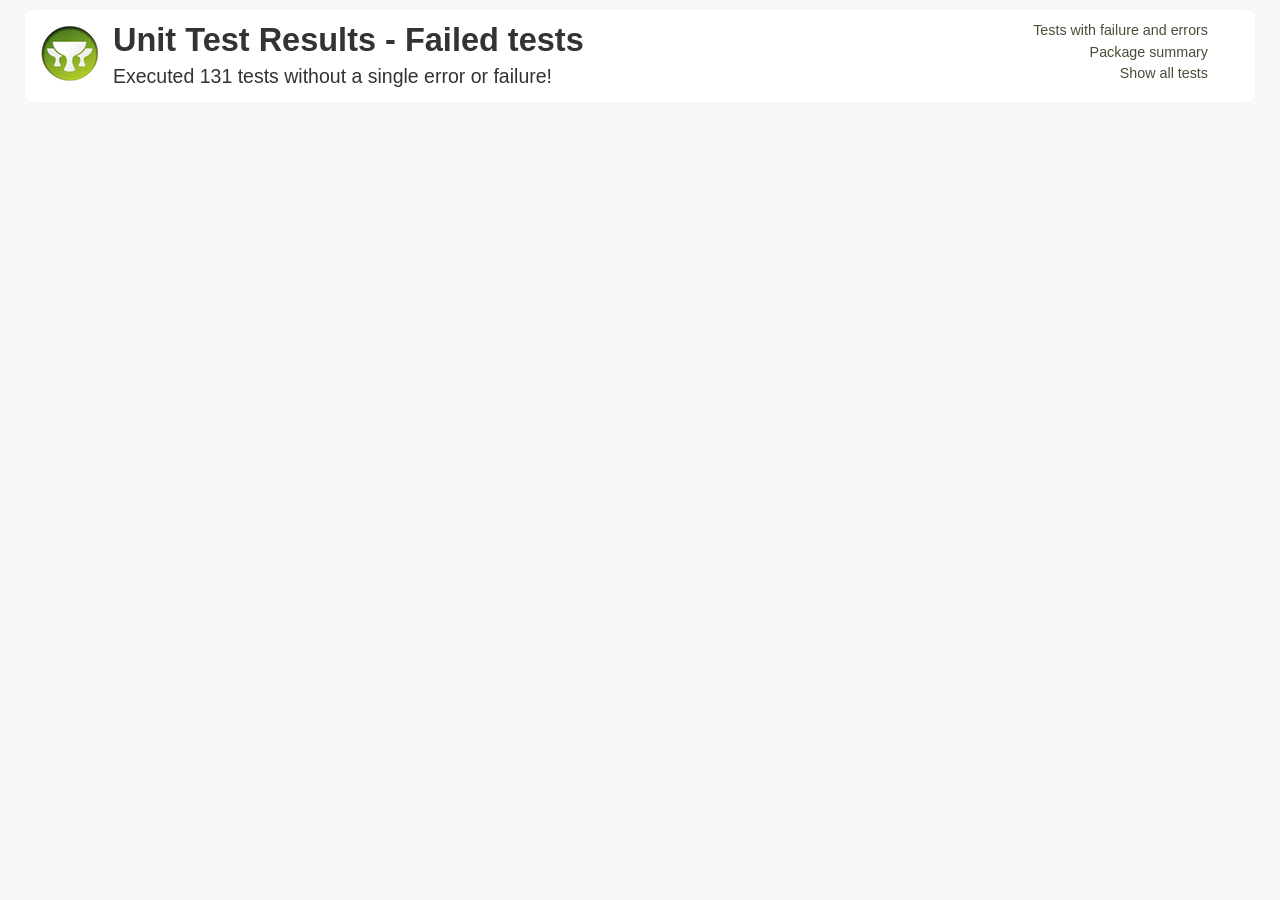
<file: CSCIE-56-Project/target/test-reports/html/failed.html>
<!DOCTYPE html><html xmlns:lxslt="http://xml.apache.org/xslt" xmlns:stringutils="xalan://org.apache.tools.ant.util.StringUtils">
<head>
<META http-equiv="Content-Type" content="text/html; charset=utf-8">
<title>
        Unit Test Results
     - Failed tests</title>
<link href="stylesheet.css" rel="stylesheet" type="text/css">
</head>
<body>
<div id="report" class="container container_8">
<div class="grid_6 alpha">
<div class="grailslogo"></div>
<h1>
        Unit Test Results
     - Failed tests</h1>
<p class="intro">
                        Executed
                        131
                        tests
                    
                        without a single error or failure!
                    </p>
</div>
<div class="grid_2 omega">
<nav id="navigationlinks">
<p>
<a href="failed.html">
                    Tests with failure and errors
                </a>
</p>
<p>
<a href="index.html">
                    Package summary
                </a>
</p>
<p>
<a href="all.html">
                    Show all tests
                </a>
</p>
</nav>
</div>
<div class="clear"></div>
<div class="clear"></div>
</div>
<!--
            Parses JUnit output and associates it with the corresponding test case
        -->
<script language="javascript">


/**
 * The JUnit report format is incredibly stuipd in the
 * sense that it accumulates output from all test methods
 * into a single xml node.
 */
(function() {

    var outputElements = findOutputElements();
    for (var i in outputElements) {
        var outputElement = outputElements[i];
        var textOutput = outputElement.element.firstChild.nodeValue;
        var header = outputElement.getHeader();
        appendTestMethodOutput(textOutput, header);
    }

    function findOutputElements() {
        var outputElements = [];
        var preElements = document.getElementsByTagName("pre");
        for (var i in preElements) {
            var preElement = preElements[i];
            var className = preElement.className || "";
            if (className.indexOf("stdout") >= 0) {
                var outputElement = new OutputElement(preElement, "output");
                outputElements.push(outputElement);
            } else if (className.indexOf("syserr") >= 0) {
                var outputElement = new OutputElement(preElement, "error");
                outputElements.push(outputElement);
            }
        }

        return outputElements;
    }

    function OutputElement(element, type) {
        this.element = element;
        this.type = type;

        this.getHeader = function() {
            if (type === "output") {
                return "System output";
            } else if ("error") {
                return "System error";
            }
        }
    }

    function appendTestMethodOutput(text, header) {
        var testOutput = new TestMethodOutput(header);

        var lines = text.split(/\r\n|\r|\n/);
        for (var i in lines) {
            var line = lines[i];
            var matches = line.match(/^--Output from (.*)--$/);
            if (matches !== null && matches.length == 2) {
                testOutput.flushToDom();
                testOutput.testName = matches[1];
            } else {
                testOutput.addLine(line);
            }
        }

        testOutput.flushToDom();
    }

    function TestMethodOutput(header) {
        this.header = header;
        this.testName = undefined;
        this.buffer = "";

        this.addLine = function(line) {
            this.buffer += line + "\n";
        }

        this.flushToDom = function() {
            if (this.testName !== undefined) {
                var domNode = getTestcaseElementByName(this.testName);
                if (domNode !== undefined && trimString(this.buffer).length > 0) {
                    this.appendTo(domNode);
                }

                this.reset();
            }
        }

        this.appendTo = function(domNode) {
            var node = document.createElement("div");
            node.innerHTML = '<p><b class="message">' + header + '</b></p>';

            var preNode = document.createElement("pre");
            preNode.appendChild(document.createTextNode(this.buffer));
            node.appendChild(preNode);

            var outputContainer = findElementByTagClassAndParent("div", "outputinfo", domNode);
            outputContainer.appendChild(node);
        }

        this.reset = function() {
            this.methodName = undefined;
            this.buffer = "";
        }
    }

    function getTestcaseElementByName(name) {
        var divElements = document.getElementsByTagName("div");
        var elementCount = divElements.length;
        for (var i=0; i<elementCount; i++) {
            var el = divElements[i];
            if (el.getAttribute("data-name") === name) {
                return el;
            }
        }
    }

    function findElementByTagClassAndParent(tagName, className, parentNode) {
        var elements = parentNode.getElementsByTagName(tagName);
        for (var i in elements) {
            var element = elements[i];

            // Not 100% correct, but good enough here
            if (element.className !== undefined && element.className.indexOf(className) >= 0) {
                return element;
            }
        }
    }

    function trimString(str) {
        return str.replace(/^\s\s*/, '').replace(/\s\s*$/, '');
    }

})();

        </script>
</body>
</html>
</file>
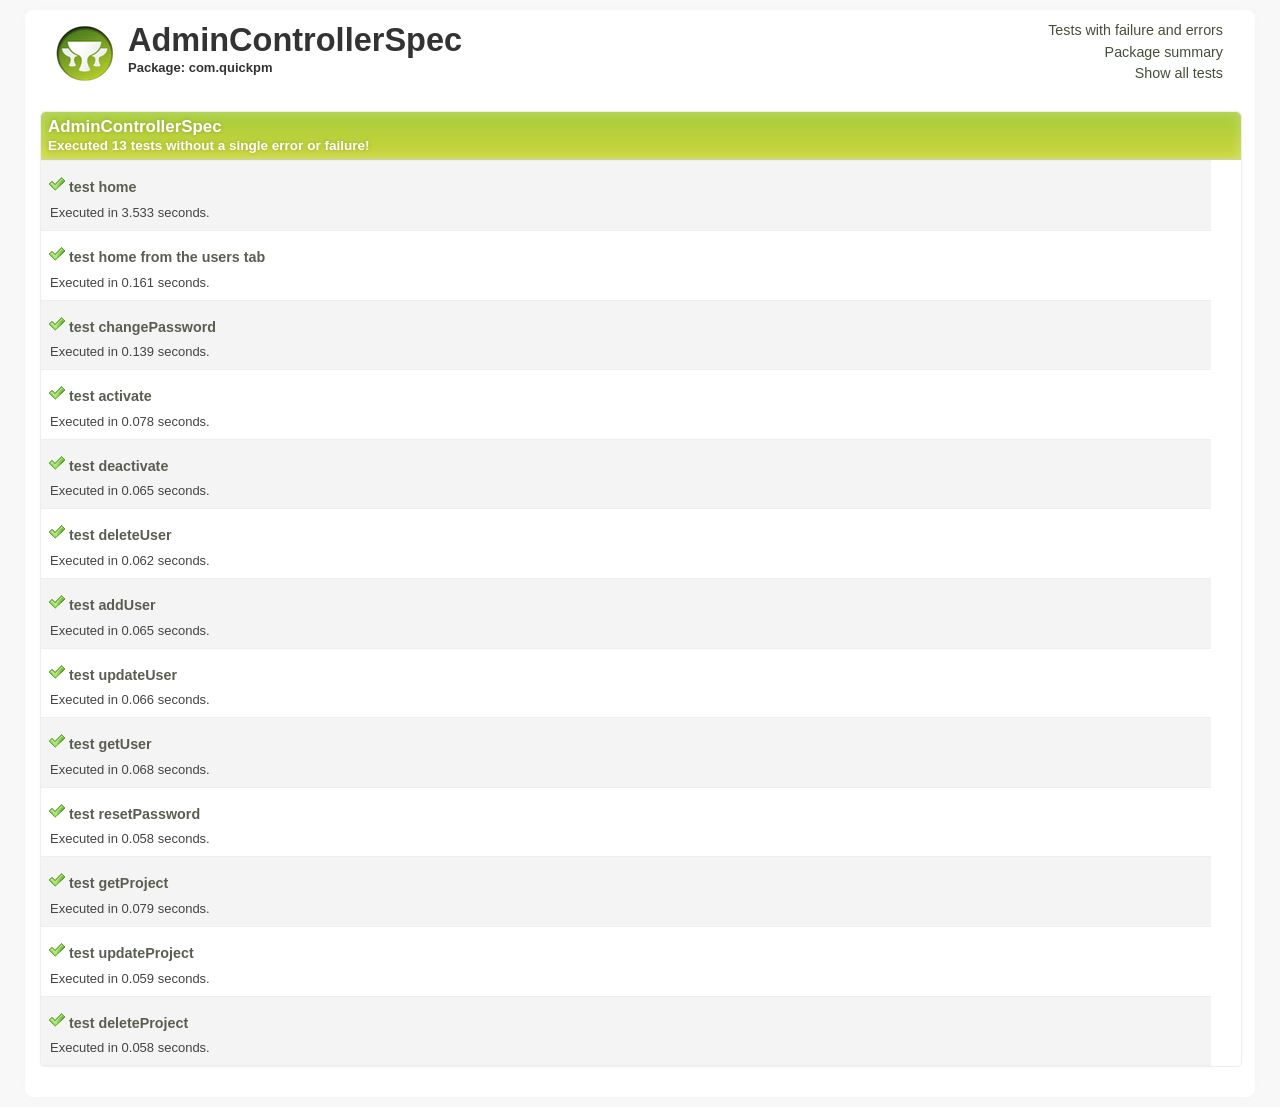
<file: CSCIE-56-Project/target/test-reports/html/com/quickpm/0_AdminControllerSpec.html>
<!DOCTYPE html><html xmlns:lxslt="http://xml.apache.org/xslt" xmlns:stringutils="xalan://org.apache.tools.ant.util.StringUtils">
<head>
<META http-equiv="Content-Type" content="text/html; charset=utf-8">
<title>
                    Test - AdminControllerSpec</title>
<link rel="shortcut icon" href="http://grails.org/images/favicon.ico" type="image/x-icon">
<link rel="stylesheet" type="text/css" title="Style" href="../../stylesheet.css">
</head>
<body>
<div class="container container_8" id="report">
<div class="grid_6">
<a title="Home" href="../../index.html">
<div class="grailslogo"></div>
</a>
<h1>AdminControllerSpec</h1>
<h2>Package: com.quickpm</h2>
</div>
<div class="grid_2">
<nav id="navigationlinks">
<p>
<a href="../../failed.html">
                    Tests with failure and errors
                </a>
</p>
<p>
<a href="../../index.html">
                    Package summary
                </a>
</p>
<p>
<a href="../../all.html">
                    Show all tests
                </a>
</p>
</nav>
</div>
<div class="clear"></div>
<div class="testsuite success">
<div class="header">
<h2>AdminControllerSpec</h2>
<h3>
                        Executed
                        13
                        tests
                    
                        without a single error or failure!
                    </h3>
</div>
<div class="testcase clearfix success grid_8 alpha omega" data-name="test home">
<div class="grid_3 alpha">
<p>
<span class="icon success"></span><b class="testname message success">test home</b>
</p>
<p class="summary">Executed in 3.533 seconds.</p>
</div>
<div class="grid_5 omega outputinfo"></div>
<div class="clear"></div>
</div>
<div class="testcase clearfix success grid_8 alpha omega" data-name="test home from the users tab">
<div class="grid_3 alpha">
<p>
<span class="icon success"></span><b class="testname message success">test home from the users tab</b>
</p>
<p class="summary">Executed in 0.161 seconds.</p>
</div>
<div class="grid_5 omega outputinfo"></div>
<div class="clear"></div>
</div>
<div class="testcase clearfix success grid_8 alpha omega" data-name="test changePassword">
<div class="grid_3 alpha">
<p>
<span class="icon success"></span><b class="testname message success">test changePassword</b>
</p>
<p class="summary">Executed in 0.139 seconds.</p>
</div>
<div class="grid_5 omega outputinfo"></div>
<div class="clear"></div>
</div>
<div class="testcase clearfix success grid_8 alpha omega" data-name="test activate">
<div class="grid_3 alpha">
<p>
<span class="icon success"></span><b class="testname message success">test activate</b>
</p>
<p class="summary">Executed in 0.078 seconds.</p>
</div>
<div class="grid_5 omega outputinfo"></div>
<div class="clear"></div>
</div>
<div class="testcase clearfix success grid_8 alpha omega" data-name="test deactivate">
<div class="grid_3 alpha">
<p>
<span class="icon success"></span><b class="testname message success">test deactivate</b>
</p>
<p class="summary">Executed in 0.065 seconds.</p>
</div>
<div class="grid_5 omega outputinfo"></div>
<div class="clear"></div>
</div>
<div class="testcase clearfix success grid_8 alpha omega" data-name="test deleteUser">
<div class="grid_3 alpha">
<p>
<span class="icon success"></span><b class="testname message success">test deleteUser</b>
</p>
<p class="summary">Executed in 0.062 seconds.</p>
</div>
<div class="grid_5 omega outputinfo"></div>
<div class="clear"></div>
</div>
<div class="testcase clearfix success grid_8 alpha omega" data-name="test addUser">
<div class="grid_3 alpha">
<p>
<span class="icon success"></span><b class="testname message success">test addUser</b>
</p>
<p class="summary">Executed in 0.065 seconds.</p>
</div>
<div class="grid_5 omega outputinfo"></div>
<div class="clear"></div>
</div>
<div class="testcase clearfix success grid_8 alpha omega" data-name="test updateUser">
<div class="grid_3 alpha">
<p>
<span class="icon success"></span><b class="testname message success">test updateUser</b>
</p>
<p class="summary">Executed in 0.066 seconds.</p>
</div>
<div class="grid_5 omega outputinfo"></div>
<div class="clear"></div>
</div>
<div class="testcase clearfix success grid_8 alpha omega" data-name="test getUser">
<div class="grid_3 alpha">
<p>
<span class="icon success"></span><b class="testname message success">test getUser</b>
</p>
<p class="summary">Executed in 0.068 seconds.</p>
</div>
<div class="grid_5 omega outputinfo"></div>
<div class="clear"></div>
</div>
<div class="testcase clearfix success grid_8 alpha omega" data-name="test resetPassword">
<div class="grid_3 alpha">
<p>
<span class="icon success"></span><b class="testname message success">test resetPassword</b>
</p>
<p class="summary">Executed in 0.058 seconds.</p>
</div>
<div class="grid_5 omega outputinfo"></div>
<div class="clear"></div>
</div>
<div class="testcase clearfix success grid_8 alpha omega" data-name="test getProject">
<div class="grid_3 alpha">
<p>
<span class="icon success"></span><b class="testname message success">test getProject</b>
</p>
<p class="summary">Executed in 0.079 seconds.</p>
</div>
<div class="grid_5 omega outputinfo"></div>
<div class="clear"></div>
</div>
<div class="testcase clearfix success grid_8 alpha omega" data-name="test updateProject">
<div class="grid_3 alpha">
<p>
<span class="icon success"></span><b class="testname message success">test updateProject</b>
</p>
<p class="summary">Executed in 0.059 seconds.</p>
</div>
<div class="grid_5 omega outputinfo"></div>
<div class="clear"></div>
</div>
<div class="testcase clearfix success grid_8 alpha omega" data-name="test deleteProject">
<div class="grid_3 alpha">
<p>
<span class="icon success"></span><b class="testname message success">test deleteProject</b>
</p>
<p class="summary">Executed in 0.058 seconds.</p>
</div>
<div class="grid_5 omega outputinfo"></div>
<div class="clear"></div>
</div>
<div class="clearfix output footer">
<div class="sysout">
<h2>Standard output</h2>
<pre class="stdout">--Output from test home--
--Output from test home from the users tab--
--Output from test changePassword--
--Output from test activate--
--Output from test deactivate--
--Output from test deleteUser--
--Output from test addUser--
--Output from test updateUser--
--Output from test getUser--
--Output from test resetPassword--
--Output from test getProject--
--Output from test updateProject--
--Output from test deleteProject--
</pre>
</div>
<div class="syserr">
<h2>System error</h2>
<pre class="syserr">--Output from test home--
--Output from test home from the users tab--
--Output from test changePassword--
--Output from test activate--
--Output from test deactivate--
--Output from test deleteUser--
--Output from test addUser--
--Output from test updateUser--
--Output from test getUser--
--Output from test resetPassword--
--Output from test getProject--
--Output from test updateProject--
--Output from test deleteProject--
</pre>
</div>
</div>
<div class="clear"></div>
</div>
<div class="clear"></div>
</div>
<!--
            Parses JUnit output and associates it with the corresponding test case
        -->
<script language="javascript">


/**
 * The JUnit report format is incredibly stuipd in the
 * sense that it accumulates output from all test methods
 * into a single xml node.
 */
(function() {

    var outputElements = findOutputElements();
    for (var i in outputElements) {
        var outputElement = outputElements[i];
        var textOutput = outputElement.element.firstChild.nodeValue;
        var header = outputElement.getHeader();
        appendTestMethodOutput(textOutput, header);
    }

    function findOutputElements() {
        var outputElements = [];
        var preElements = document.getElementsByTagName("pre");
        for (var i in preElements) {
            var preElement = preElements[i];
            var className = preElement.className || "";
            if (className.indexOf("stdout") >= 0) {
                var outputElement = new OutputElement(preElement, "output");
                outputElements.push(outputElement);
            } else if (className.indexOf("syserr") >= 0) {
                var outputElement = new OutputElement(preElement, "error");
                outputElements.push(outputElement);
            }
        }

        return outputElements;
    }

    function OutputElement(element, type) {
        this.element = element;
        this.type = type;

        this.getHeader = function() {
            if (type === "output") {
                return "System output";
            } else if ("error") {
                return "System error";
            }
        }
    }

    function appendTestMethodOutput(text, header) {
        var testOutput = new TestMethodOutput(header);

        var lines = text.split(/\r\n|\r|\n/);
        for (var i in lines) {
            var line = lines[i];
            var matches = line.match(/^--Output from (.*)--$/);
            if (matches !== null && matches.length == 2) {
                testOutput.flushToDom();
                testOutput.testName = matches[1];
            } else {
                testOutput.addLine(line);
            }
        }

        testOutput.flushToDom();
    }

    function TestMethodOutput(header) {
        this.header = header;
        this.testName = undefined;
        this.buffer = "";

        this.addLine = function(line) {
            this.buffer += line + "\n";
        }

        this.flushToDom = function() {
            if (this.testName !== undefined) {
                var domNode = getTestcaseElementByName(this.testName);
                if (domNode !== undefined && trimString(this.buffer).length > 0) {
                    this.appendTo(domNode);
                }

                this.reset();
            }
        }

        this.appendTo = function(domNode) {
            var node = document.createElement("div");
            node.innerHTML = '<p><b class="message">' + header + '</b></p>';

            var preNode = document.createElement("pre");
            preNode.appendChild(document.createTextNode(this.buffer));
            node.appendChild(preNode);

            var outputContainer = findElementByTagClassAndParent("div", "outputinfo", domNode);
            outputContainer.appendChild(node);
        }

        this.reset = function() {
            this.methodName = undefined;
            this.buffer = "";
        }
    }

    function getTestcaseElementByName(name) {
        var divElements = document.getElementsByTagName("div");
        var elementCount = divElements.length;
        for (var i=0; i<elementCount; i++) {
            var el = divElements[i];
            if (el.getAttribute("data-name") === name) {
                return el;
            }
        }
    }

    function findElementByTagClassAndParent(tagName, className, parentNode) {
        var elements = parentNode.getElementsByTagName(tagName);
        for (var i in elements) {
            var element = elements[i];

            // Not 100% correct, but good enough here
            if (element.className !== undefined && element.className.indexOf(className) >= 0) {
                return element;
            }
        }
    }

    function trimString(str) {
        return str.replace(/^\s\s*/, '').replace(/\s\s*$/, '');
    }

})();

        </script>
</body>
</html>
</file>
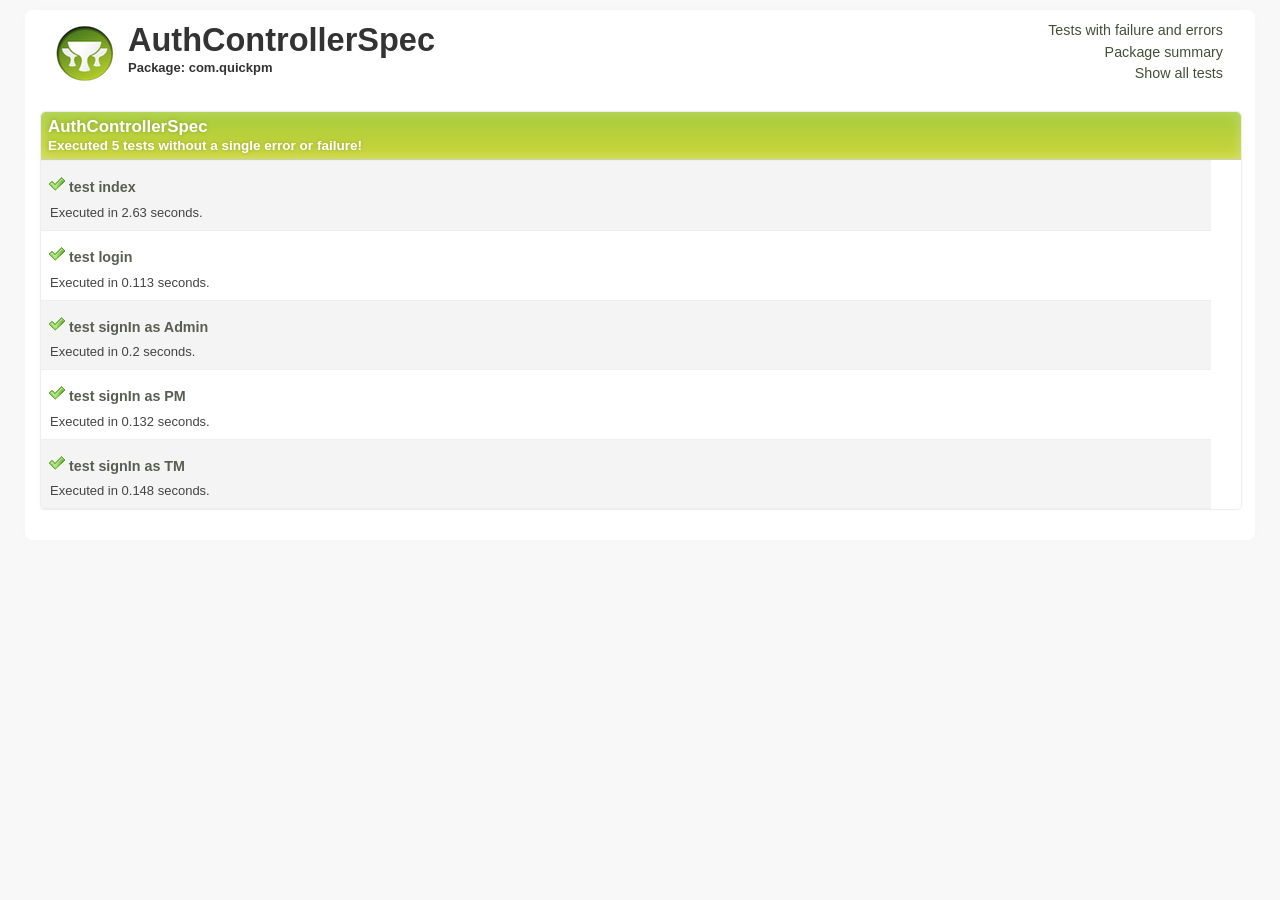
<file: CSCIE-56-Project/target/test-reports/html/com/quickpm/0_AuthControllerSpec.html>
<!DOCTYPE html><html xmlns:lxslt="http://xml.apache.org/xslt" xmlns:stringutils="xalan://org.apache.tools.ant.util.StringUtils">
<head>
<META http-equiv="Content-Type" content="text/html; charset=utf-8">
<title>
                    Test - AuthControllerSpec</title>
<link rel="shortcut icon" href="http://grails.org/images/favicon.ico" type="image/x-icon">
<link rel="stylesheet" type="text/css" title="Style" href="../../stylesheet.css">
</head>
<body>
<div class="container container_8" id="report">
<div class="grid_6">
<a title="Home" href="../../index.html">
<div class="grailslogo"></div>
</a>
<h1>AuthControllerSpec</h1>
<h2>Package: com.quickpm</h2>
</div>
<div class="grid_2">
<nav id="navigationlinks">
<p>
<a href="../../failed.html">
                    Tests with failure and errors
                </a>
</p>
<p>
<a href="../../index.html">
                    Package summary
                </a>
</p>
<p>
<a href="../../all.html">
                    Show all tests
                </a>
</p>
</nav>
</div>
<div class="clear"></div>
<div class="testsuite success">
<div class="header">
<h2>AuthControllerSpec</h2>
<h3>
                        Executed
                        5
                        tests
                    
                        without a single error or failure!
                    </h3>
</div>
<div class="testcase clearfix success grid_8 alpha omega" data-name="test index">
<div class="grid_3 alpha">
<p>
<span class="icon success"></span><b class="testname message success">test index</b>
</p>
<p class="summary">Executed in 2.63 seconds.</p>
</div>
<div class="grid_5 omega outputinfo"></div>
<div class="clear"></div>
</div>
<div class="testcase clearfix success grid_8 alpha omega" data-name="test login">
<div class="grid_3 alpha">
<p>
<span class="icon success"></span><b class="testname message success">test login</b>
</p>
<p class="summary">Executed in 0.113 seconds.</p>
</div>
<div class="grid_5 omega outputinfo"></div>
<div class="clear"></div>
</div>
<div class="testcase clearfix success grid_8 alpha omega" data-name="test signIn as Admin">
<div class="grid_3 alpha">
<p>
<span class="icon success"></span><b class="testname message success">test signIn as Admin</b>
</p>
<p class="summary">Executed in 0.2 seconds.</p>
</div>
<div class="grid_5 omega outputinfo"></div>
<div class="clear"></div>
</div>
<div class="testcase clearfix success grid_8 alpha omega" data-name="test signIn as PM">
<div class="grid_3 alpha">
<p>
<span class="icon success"></span><b class="testname message success">test signIn as PM</b>
</p>
<p class="summary">Executed in 0.132 seconds.</p>
</div>
<div class="grid_5 omega outputinfo"></div>
<div class="clear"></div>
</div>
<div class="testcase clearfix success grid_8 alpha omega" data-name="test signIn as TM">
<div class="grid_3 alpha">
<p>
<span class="icon success"></span><b class="testname message success">test signIn as TM</b>
</p>
<p class="summary">Executed in 0.148 seconds.</p>
</div>
<div class="grid_5 omega outputinfo"></div>
<div class="clear"></div>
</div>
<div class="clearfix output footer">
<div class="sysout">
<h2>Standard output</h2>
<pre class="stdout">--Output from test index--
--Output from test login--
--Output from test signIn as Admin--
--Output from test signIn as PM--
--Output from test signIn as TM--
</pre>
</div>
<div class="syserr">
<h2>System error</h2>
<pre class="syserr">--Output from test index--
--Output from test login--
--Output from test signIn as Admin--
--Output from test signIn as PM--
--Output from test signIn as TM--
</pre>
</div>
</div>
<div class="clear"></div>
</div>
<div class="clear"></div>
</div>
<!--
            Parses JUnit output and associates it with the corresponding test case
        -->
<script language="javascript">


/**
 * The JUnit report format is incredibly stuipd in the
 * sense that it accumulates output from all test methods
 * into a single xml node.
 */
(function() {

    var outputElements = findOutputElements();
    for (var i in outputElements) {
        var outputElement = outputElements[i];
        var textOutput = outputElement.element.firstChild.nodeValue;
        var header = outputElement.getHeader();
        appendTestMethodOutput(textOutput, header);
    }

    function findOutputElements() {
        var outputElements = [];
        var preElements = document.getElementsByTagName("pre");
        for (var i in preElements) {
            var preElement = preElements[i];
            var className = preElement.className || "";
            if (className.indexOf("stdout") >= 0) {
                var outputElement = new OutputElement(preElement, "output");
                outputElements.push(outputElement);
            } else if (className.indexOf("syserr") >= 0) {
                var outputElement = new OutputElement(preElement, "error");
                outputElements.push(outputElement);
            }
        }

        return outputElements;
    }

    function OutputElement(element, type) {
        this.element = element;
        this.type = type;

        this.getHeader = function() {
            if (type === "output") {
                return "System output";
            } else if ("error") {
                return "System error";
            }
        }
    }

    function appendTestMethodOutput(text, header) {
        var testOutput = new TestMethodOutput(header);

        var lines = text.split(/\r\n|\r|\n/);
        for (var i in lines) {
            var line = lines[i];
            var matches = line.match(/^--Output from (.*)--$/);
            if (matches !== null && matches.length == 2) {
                testOutput.flushToDom();
                testOutput.testName = matches[1];
            } else {
                testOutput.addLine(line);
            }
        }

        testOutput.flushToDom();
    }

    function TestMethodOutput(header) {
        this.header = header;
        this.testName = undefined;
        this.buffer = "";

        this.addLine = function(line) {
            this.buffer += line + "\n";
        }

        this.flushToDom = function() {
            if (this.testName !== undefined) {
                var domNode = getTestcaseElementByName(this.testName);
                if (domNode !== undefined && trimString(this.buffer).length > 0) {
                    this.appendTo(domNode);
                }

                this.reset();
            }
        }

        this.appendTo = function(domNode) {
            var node = document.createElement("div");
            node.innerHTML = '<p><b class="message">' + header + '</b></p>';

            var preNode = document.createElement("pre");
            preNode.appendChild(document.createTextNode(this.buffer));
            node.appendChild(preNode);

            var outputContainer = findElementByTagClassAndParent("div", "outputinfo", domNode);
            outputContainer.appendChild(node);
        }

        this.reset = function() {
            this.methodName = undefined;
            this.buffer = "";
        }
    }

    function getTestcaseElementByName(name) {
        var divElements = document.getElementsByTagName("div");
        var elementCount = divElements.length;
        for (var i=0; i<elementCount; i++) {
            var el = divElements[i];
            if (el.getAttribute("data-name") === name) {
                return el;
            }
        }
    }

    function findElementByTagClassAndParent(tagName, className, parentNode) {
        var elements = parentNode.getElementsByTagName(tagName);
        for (var i in elements) {
            var element = elements[i];

            // Not 100% correct, but good enough here
            if (element.className !== undefined && element.className.indexOf(className) >= 0) {
                return element;
            }
        }
    }

    function trimString(str) {
        return str.replace(/^\s\s*/, '').replace(/\s\s*$/, '');
    }

})();

        </script>
</body>
</html>
</file>
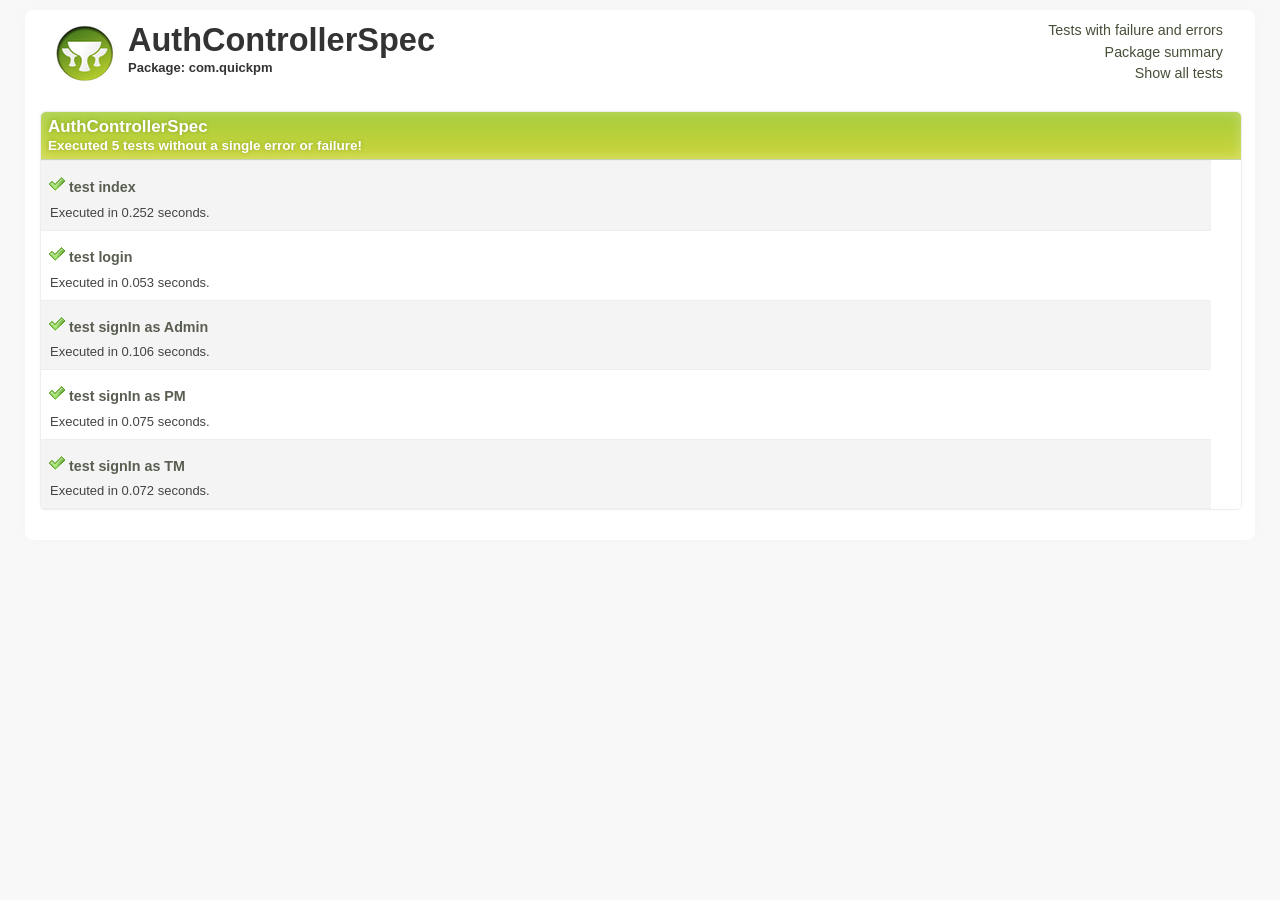
<file: CSCIE-56-Project/target/test-reports/html/com/quickpm/1_AuthControllerSpec.html>
<!DOCTYPE html><html xmlns:lxslt="http://xml.apache.org/xslt" xmlns:stringutils="xalan://org.apache.tools.ant.util.StringUtils">
<head>
<META http-equiv="Content-Type" content="text/html; charset=utf-8">
<title>
                    Test - AuthControllerSpec</title>
<link rel="shortcut icon" href="http://grails.org/images/favicon.ico" type="image/x-icon">
<link rel="stylesheet" type="text/css" title="Style" href="../../stylesheet.css">
</head>
<body>
<div class="container container_8" id="report">
<div class="grid_6">
<a title="Home" href="../../index.html">
<div class="grailslogo"></div>
</a>
<h1>AuthControllerSpec</h1>
<h2>Package: com.quickpm</h2>
</div>
<div class="grid_2">
<nav id="navigationlinks">
<p>
<a href="../../failed.html">
                    Tests with failure and errors
                </a>
</p>
<p>
<a href="../../index.html">
                    Package summary
                </a>
</p>
<p>
<a href="../../all.html">
                    Show all tests
                </a>
</p>
</nav>
</div>
<div class="clear"></div>
<div class="testsuite success">
<div class="header">
<h2>AuthControllerSpec</h2>
<h3>
                        Executed
                        5
                        tests
                    
                        without a single error or failure!
                    </h3>
</div>
<div class="testcase clearfix success grid_8 alpha omega" data-name="test index">
<div class="grid_3 alpha">
<p>
<span class="icon success"></span><b class="testname message success">test index</b>
</p>
<p class="summary">Executed in 0.252 seconds.</p>
</div>
<div class="grid_5 omega outputinfo"></div>
<div class="clear"></div>
</div>
<div class="testcase clearfix success grid_8 alpha omega" data-name="test login">
<div class="grid_3 alpha">
<p>
<span class="icon success"></span><b class="testname message success">test login</b>
</p>
<p class="summary">Executed in 0.053 seconds.</p>
</div>
<div class="grid_5 omega outputinfo"></div>
<div class="clear"></div>
</div>
<div class="testcase clearfix success grid_8 alpha omega" data-name="test signIn as Admin">
<div class="grid_3 alpha">
<p>
<span class="icon success"></span><b class="testname message success">test signIn as Admin</b>
</p>
<p class="summary">Executed in 0.106 seconds.</p>
</div>
<div class="grid_5 omega outputinfo"></div>
<div class="clear"></div>
</div>
<div class="testcase clearfix success grid_8 alpha omega" data-name="test signIn as PM">
<div class="grid_3 alpha">
<p>
<span class="icon success"></span><b class="testname message success">test signIn as PM</b>
</p>
<p class="summary">Executed in 0.075 seconds.</p>
</div>
<div class="grid_5 omega outputinfo"></div>
<div class="clear"></div>
</div>
<div class="testcase clearfix success grid_8 alpha omega" data-name="test signIn as TM">
<div class="grid_3 alpha">
<p>
<span class="icon success"></span><b class="testname message success">test signIn as TM</b>
</p>
<p class="summary">Executed in 0.072 seconds.</p>
</div>
<div class="grid_5 omega outputinfo"></div>
<div class="clear"></div>
</div>
<div class="clearfix output footer">
<div class="sysout">
<h2>Standard output</h2>
<pre class="stdout">--Output from test index--
--Output from test login--
--Output from test signIn as Admin--
--Output from test signIn as PM--
--Output from test signIn as TM--
</pre>
</div>
<div class="syserr">
<h2>System error</h2>
<pre class="syserr">--Output from test index--
--Output from test login--
--Output from test signIn as Admin--
--Output from test signIn as PM--
--Output from test signIn as TM--
</pre>
</div>
</div>
<div class="clear"></div>
</div>
<div class="clear"></div>
</div>
<!--
            Parses JUnit output and associates it with the corresponding test case
        -->
<script language="javascript">


/**
 * The JUnit report format is incredibly stuipd in the
 * sense that it accumulates output from all test methods
 * into a single xml node.
 */
(function() {

    var outputElements = findOutputElements();
    for (var i in outputElements) {
        var outputElement = outputElements[i];
        var textOutput = outputElement.element.firstChild.nodeValue;
        var header = outputElement.getHeader();
        appendTestMethodOutput(textOutput, header);
    }

    function findOutputElements() {
        var outputElements = [];
        var preElements = document.getElementsByTagName("pre");
        for (var i in preElements) {
            var preElement = preElements[i];
            var className = preElement.className || "";
            if (className.indexOf("stdout") >= 0) {
                var outputElement = new OutputElement(preElement, "output");
                outputElements.push(outputElement);
            } else if (className.indexOf("syserr") >= 0) {
                var outputElement = new OutputElement(preElement, "error");
                outputElements.push(outputElement);
            }
        }

        return outputElements;
    }

    function OutputElement(element, type) {
        this.element = element;
        this.type = type;

        this.getHeader = function() {
            if (type === "output") {
                return "System output";
            } else if ("error") {
                return "System error";
            }
        }
    }

    function appendTestMethodOutput(text, header) {
        var testOutput = new TestMethodOutput(header);

        var lines = text.split(/\r\n|\r|\n/);
        for (var i in lines) {
            var line = lines[i];
            var matches = line.match(/^--Output from (.*)--$/);
            if (matches !== null && matches.length == 2) {
                testOutput.flushToDom();
                testOutput.testName = matches[1];
            } else {
                testOutput.addLine(line);
            }
        }

        testOutput.flushToDom();
    }

    function TestMethodOutput(header) {
        this.header = header;
        this.testName = undefined;
        this.buffer = "";

        this.addLine = function(line) {
            this.buffer += line + "\n";
        }

        this.flushToDom = function() {
            if (this.testName !== undefined) {
                var domNode = getTestcaseElementByName(this.testName);
                if (domNode !== undefined && trimString(this.buffer).length > 0) {
                    this.appendTo(domNode);
                }

                this.reset();
            }
        }

        this.appendTo = function(domNode) {
            var node = document.createElement("div");
            node.innerHTML = '<p><b class="message">' + header + '</b></p>';

            var preNode = document.createElement("pre");
            preNode.appendChild(document.createTextNode(this.buffer));
            node.appendChild(preNode);

            var outputContainer = findElementByTagClassAndParent("div", "outputinfo", domNode);
            outputContainer.appendChild(node);
        }

        this.reset = function() {
            this.methodName = undefined;
            this.buffer = "";
        }
    }

    function getTestcaseElementByName(name) {
        var divElements = document.getElementsByTagName("div");
        var elementCount = divElements.length;
        for (var i=0; i<elementCount; i++) {
            var el = divElements[i];
            if (el.getAttribute("data-name") === name) {
                return el;
            }
        }
    }

    function findElementByTagClassAndParent(tagName, className, parentNode) {
        var elements = parentNode.getElementsByTagName(tagName);
        for (var i in elements) {
            var element = elements[i];

            // Not 100% correct, but good enough here
            if (element.className !== undefined && element.className.indexOf(className) >= 0) {
                return element;
            }
        }
    }

    function trimString(str) {
        return str.replace(/^\s\s*/, '').replace(/\s\s*$/, '');
    }

})();

        </script>
</body>
</html>
</file>
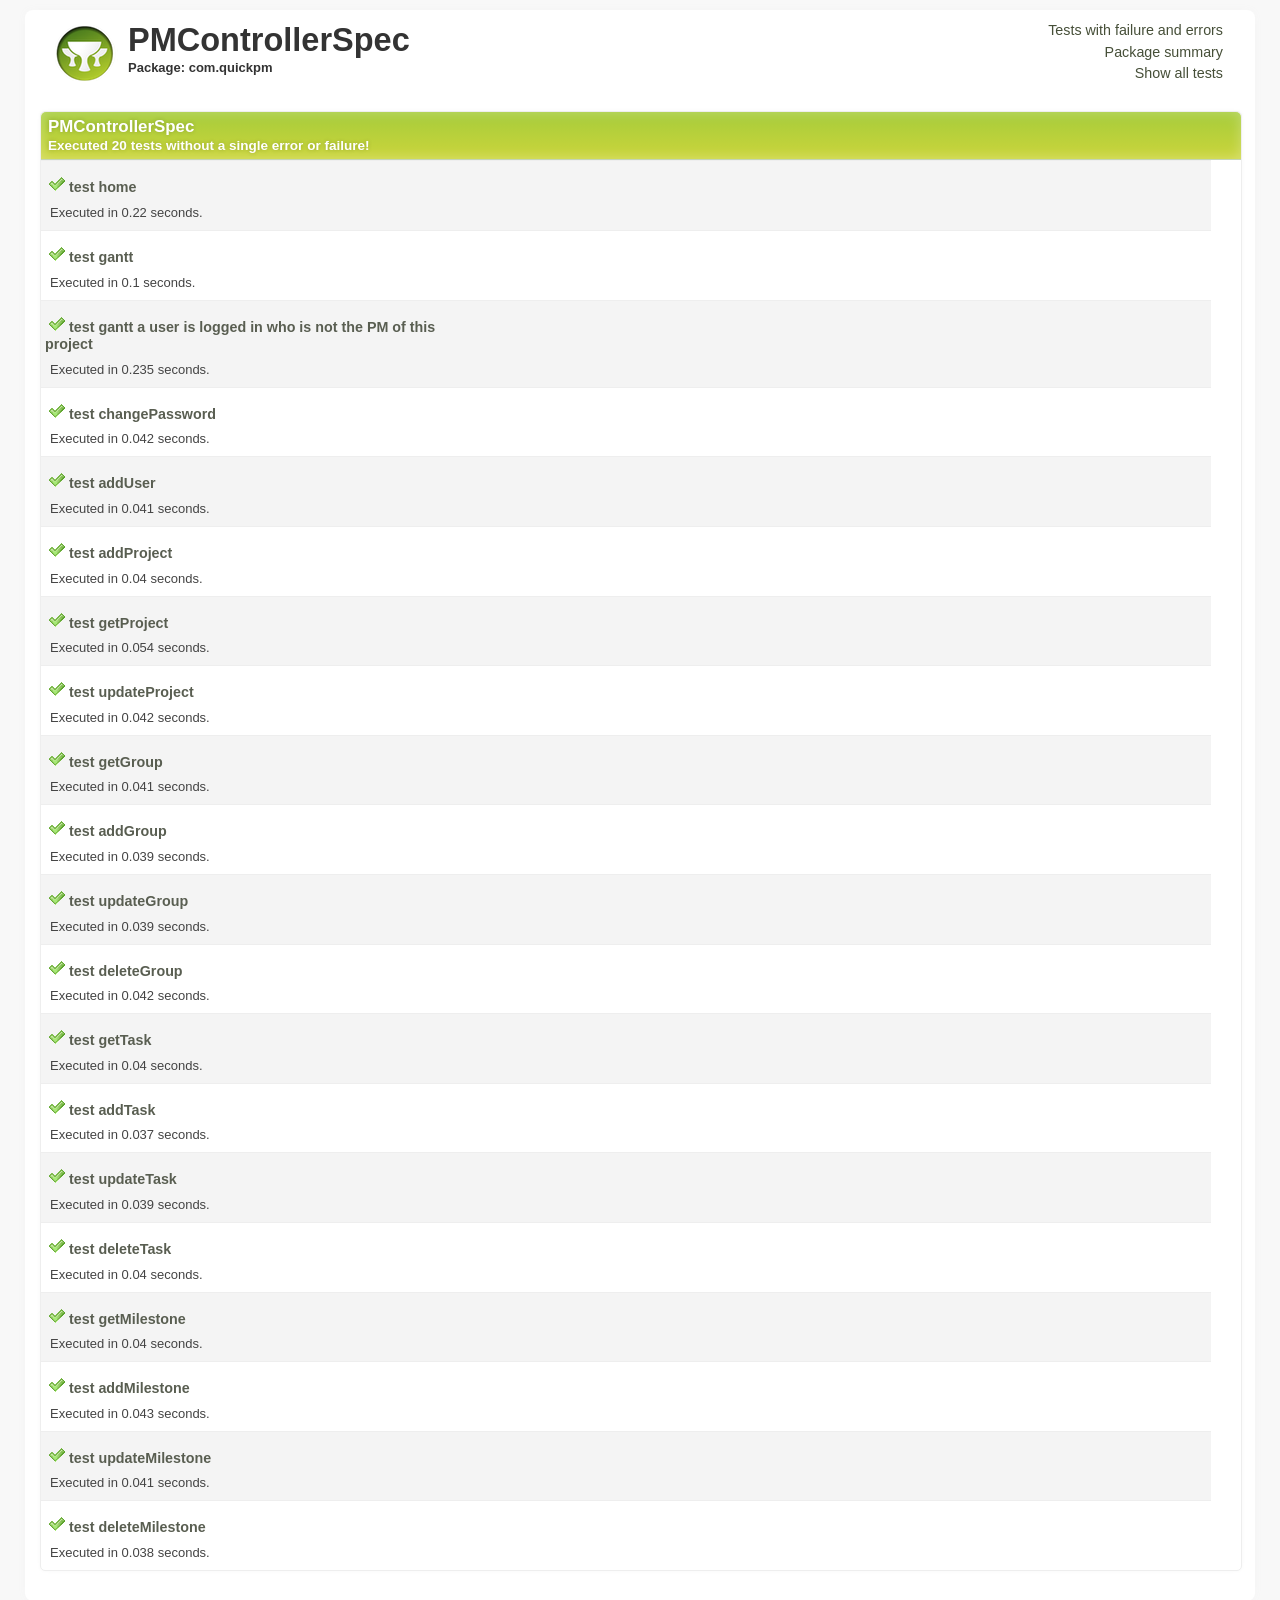
<file: CSCIE-56-Project/target/test-reports/html/com/quickpm/2_PMControllerSpec.html>
<!DOCTYPE html><html xmlns:lxslt="http://xml.apache.org/xslt" xmlns:stringutils="xalan://org.apache.tools.ant.util.StringUtils">
<head>
<META http-equiv="Content-Type" content="text/html; charset=utf-8">
<title>
                    Test - PMControllerSpec</title>
<link rel="shortcut icon" href="http://grails.org/images/favicon.ico" type="image/x-icon">
<link rel="stylesheet" type="text/css" title="Style" href="../../stylesheet.css">
</head>
<body>
<div class="container container_8" id="report">
<div class="grid_6">
<a title="Home" href="../../index.html">
<div class="grailslogo"></div>
</a>
<h1>PMControllerSpec</h1>
<h2>Package: com.quickpm</h2>
</div>
<div class="grid_2">
<nav id="navigationlinks">
<p>
<a href="../../failed.html">
                    Tests with failure and errors
                </a>
</p>
<p>
<a href="../../index.html">
                    Package summary
                </a>
</p>
<p>
<a href="../../all.html">
                    Show all tests
                </a>
</p>
</nav>
</div>
<div class="clear"></div>
<div class="testsuite success">
<div class="header">
<h2>PMControllerSpec</h2>
<h3>
                        Executed
                        20
                        tests
                    
                        without a single error or failure!
                    </h3>
</div>
<div class="testcase clearfix success grid_8 alpha omega" data-name="test home">
<div class="grid_3 alpha">
<p>
<span class="icon success"></span><b class="testname message success">test home</b>
</p>
<p class="summary">Executed in 0.22 seconds.</p>
</div>
<div class="grid_5 omega outputinfo"></div>
<div class="clear"></div>
</div>
<div class="testcase clearfix success grid_8 alpha omega" data-name="test gantt">
<div class="grid_3 alpha">
<p>
<span class="icon success"></span><b class="testname message success">test gantt</b>
</p>
<p class="summary">Executed in 0.1 seconds.</p>
</div>
<div class="grid_5 omega outputinfo"></div>
<div class="clear"></div>
</div>
<div class="testcase clearfix success grid_8 alpha omega" data-name="test gantt a user is logged in who is not the PM of this project">
<div class="grid_3 alpha">
<p>
<span class="icon success"></span><b class="testname message success">test gantt a user is logged in who is not the PM of this project</b>
</p>
<p class="summary">Executed in 0.235 seconds.</p>
</div>
<div class="grid_5 omega outputinfo"></div>
<div class="clear"></div>
</div>
<div class="testcase clearfix success grid_8 alpha omega" data-name="test changePassword">
<div class="grid_3 alpha">
<p>
<span class="icon success"></span><b class="testname message success">test changePassword</b>
</p>
<p class="summary">Executed in 0.042 seconds.</p>
</div>
<div class="grid_5 omega outputinfo"></div>
<div class="clear"></div>
</div>
<div class="testcase clearfix success grid_8 alpha omega" data-name="test addUser">
<div class="grid_3 alpha">
<p>
<span class="icon success"></span><b class="testname message success">test addUser</b>
</p>
<p class="summary">Executed in 0.041 seconds.</p>
</div>
<div class="grid_5 omega outputinfo"></div>
<div class="clear"></div>
</div>
<div class="testcase clearfix success grid_8 alpha omega" data-name="test addProject">
<div class="grid_3 alpha">
<p>
<span class="icon success"></span><b class="testname message success">test addProject</b>
</p>
<p class="summary">Executed in 0.04 seconds.</p>
</div>
<div class="grid_5 omega outputinfo"></div>
<div class="clear"></div>
</div>
<div class="testcase clearfix success grid_8 alpha omega" data-name="test getProject">
<div class="grid_3 alpha">
<p>
<span class="icon success"></span><b class="testname message success">test getProject</b>
</p>
<p class="summary">Executed in 0.054 seconds.</p>
</div>
<div class="grid_5 omega outputinfo"></div>
<div class="clear"></div>
</div>
<div class="testcase clearfix success grid_8 alpha omega" data-name="test updateProject">
<div class="grid_3 alpha">
<p>
<span class="icon success"></span><b class="testname message success">test updateProject</b>
</p>
<p class="summary">Executed in 0.042 seconds.</p>
</div>
<div class="grid_5 omega outputinfo"></div>
<div class="clear"></div>
</div>
<div class="testcase clearfix success grid_8 alpha omega" data-name="test getGroup">
<div class="grid_3 alpha">
<p>
<span class="icon success"></span><b class="testname message success">test getGroup</b>
</p>
<p class="summary">Executed in 0.041 seconds.</p>
</div>
<div class="grid_5 omega outputinfo"></div>
<div class="clear"></div>
</div>
<div class="testcase clearfix success grid_8 alpha omega" data-name="test addGroup">
<div class="grid_3 alpha">
<p>
<span class="icon success"></span><b class="testname message success">test addGroup</b>
</p>
<p class="summary">Executed in 0.039 seconds.</p>
</div>
<div class="grid_5 omega outputinfo"></div>
<div class="clear"></div>
</div>
<div class="testcase clearfix success grid_8 alpha omega" data-name="test updateGroup">
<div class="grid_3 alpha">
<p>
<span class="icon success"></span><b class="testname message success">test updateGroup</b>
</p>
<p class="summary">Executed in 0.039 seconds.</p>
</div>
<div class="grid_5 omega outputinfo"></div>
<div class="clear"></div>
</div>
<div class="testcase clearfix success grid_8 alpha omega" data-name="test deleteGroup">
<div class="grid_3 alpha">
<p>
<span class="icon success"></span><b class="testname message success">test deleteGroup</b>
</p>
<p class="summary">Executed in 0.042 seconds.</p>
</div>
<div class="grid_5 omega outputinfo"></div>
<div class="clear"></div>
</div>
<div class="testcase clearfix success grid_8 alpha omega" data-name="test getTask">
<div class="grid_3 alpha">
<p>
<span class="icon success"></span><b class="testname message success">test getTask</b>
</p>
<p class="summary">Executed in 0.04 seconds.</p>
</div>
<div class="grid_5 omega outputinfo"></div>
<div class="clear"></div>
</div>
<div class="testcase clearfix success grid_8 alpha omega" data-name="test addTask">
<div class="grid_3 alpha">
<p>
<span class="icon success"></span><b class="testname message success">test addTask</b>
</p>
<p class="summary">Executed in 0.037 seconds.</p>
</div>
<div class="grid_5 omega outputinfo"></div>
<div class="clear"></div>
</div>
<div class="testcase clearfix success grid_8 alpha omega" data-name="test updateTask">
<div class="grid_3 alpha">
<p>
<span class="icon success"></span><b class="testname message success">test updateTask</b>
</p>
<p class="summary">Executed in 0.039 seconds.</p>
</div>
<div class="grid_5 omega outputinfo"></div>
<div class="clear"></div>
</div>
<div class="testcase clearfix success grid_8 alpha omega" data-name="test deleteTask">
<div class="grid_3 alpha">
<p>
<span class="icon success"></span><b class="testname message success">test deleteTask</b>
</p>
<p class="summary">Executed in 0.04 seconds.</p>
</div>
<div class="grid_5 omega outputinfo"></div>
<div class="clear"></div>
</div>
<div class="testcase clearfix success grid_8 alpha omega" data-name="test getMilestone">
<div class="grid_3 alpha">
<p>
<span class="icon success"></span><b class="testname message success">test getMilestone</b>
</p>
<p class="summary">Executed in 0.04 seconds.</p>
</div>
<div class="grid_5 omega outputinfo"></div>
<div class="clear"></div>
</div>
<div class="testcase clearfix success grid_8 alpha omega" data-name="test addMilestone">
<div class="grid_3 alpha">
<p>
<span class="icon success"></span><b class="testname message success">test addMilestone</b>
</p>
<p class="summary">Executed in 0.043 seconds.</p>
</div>
<div class="grid_5 omega outputinfo"></div>
<div class="clear"></div>
</div>
<div class="testcase clearfix success grid_8 alpha omega" data-name="test updateMilestone">
<div class="grid_3 alpha">
<p>
<span class="icon success"></span><b class="testname message success">test updateMilestone</b>
</p>
<p class="summary">Executed in 0.041 seconds.</p>
</div>
<div class="grid_5 omega outputinfo"></div>
<div class="clear"></div>
</div>
<div class="testcase clearfix success grid_8 alpha omega" data-name="test deleteMilestone">
<div class="grid_3 alpha">
<p>
<span class="icon success"></span><b class="testname message success">test deleteMilestone</b>
</p>
<p class="summary">Executed in 0.038 seconds.</p>
</div>
<div class="grid_5 omega outputinfo"></div>
<div class="clear"></div>
</div>
<div class="clearfix output footer">
<div class="sysout">
<h2>Standard output</h2>
<pre class="stdout">--Output from test home--
--Output from test gantt--
--Output from test gantt a user is logged in who is not the PM of this project--
--Output from test changePassword--
--Output from test addUser--
--Output from test addProject--
--Output from test getProject--
--Output from test updateProject--
--Output from test getGroup--
--Output from test addGroup--
--Output from test updateGroup--
--Output from test deleteGroup--
--Output from test getTask--
--Output from test addTask--
--Output from test updateTask--
--Output from test deleteTask--
--Output from test getMilestone--
--Output from test addMilestone--
--Output from test updateMilestone--
--Output from test deleteMilestone--
</pre>
</div>
<div class="syserr">
<h2>System error</h2>
<pre class="syserr">--Output from test home--
--Output from test gantt--
--Output from test gantt a user is logged in who is not the PM of this project--
--Output from test changePassword--
--Output from test addUser--
--Output from test addProject--
--Output from test getProject--
--Output from test updateProject--
--Output from test getGroup--
--Output from test addGroup--
--Output from test updateGroup--
--Output from test deleteGroup--
--Output from test getTask--
--Output from test addTask--
--Output from test updateTask--
--Output from test deleteTask--
--Output from test getMilestone--
--Output from test addMilestone--
--Output from test updateMilestone--
--Output from test deleteMilestone--
</pre>
</div>
</div>
<div class="clear"></div>
</div>
<div class="clear"></div>
</div>
<!--
            Parses JUnit output and associates it with the corresponding test case
        -->
<script language="javascript">


/**
 * The JUnit report format is incredibly stuipd in the
 * sense that it accumulates output from all test methods
 * into a single xml node.
 */
(function() {

    var outputElements = findOutputElements();
    for (var i in outputElements) {
        var outputElement = outputElements[i];
        var textOutput = outputElement.element.firstChild.nodeValue;
        var header = outputElement.getHeader();
        appendTestMethodOutput(textOutput, header);
    }

    function findOutputElements() {
        var outputElements = [];
        var preElements = document.getElementsByTagName("pre");
        for (var i in preElements) {
            var preElement = preElements[i];
            var className = preElement.className || "";
            if (className.indexOf("stdout") >= 0) {
                var outputElement = new OutputElement(preElement, "output");
                outputElements.push(outputElement);
            } else if (className.indexOf("syserr") >= 0) {
                var outputElement = new OutputElement(preElement, "error");
                outputElements.push(outputElement);
            }
        }

        return outputElements;
    }

    function OutputElement(element, type) {
        this.element = element;
        this.type = type;

        this.getHeader = function() {
            if (type === "output") {
                return "System output";
            } else if ("error") {
                return "System error";
            }
        }
    }

    function appendTestMethodOutput(text, header) {
        var testOutput = new TestMethodOutput(header);

        var lines = text.split(/\r\n|\r|\n/);
        for (var i in lines) {
            var line = lines[i];
            var matches = line.match(/^--Output from (.*)--$/);
            if (matches !== null && matches.length == 2) {
                testOutput.flushToDom();
                testOutput.testName = matches[1];
            } else {
                testOutput.addLine(line);
            }
        }

        testOutput.flushToDom();
    }

    function TestMethodOutput(header) {
        this.header = header;
        this.testName = undefined;
        this.buffer = "";

        this.addLine = function(line) {
            this.buffer += line + "\n";
        }

        this.flushToDom = function() {
            if (this.testName !== undefined) {
                var domNode = getTestcaseElementByName(this.testName);
                if (domNode !== undefined && trimString(this.buffer).length > 0) {
                    this.appendTo(domNode);
                }

                this.reset();
            }
        }

        this.appendTo = function(domNode) {
            var node = document.createElement("div");
            node.innerHTML = '<p><b class="message">' + header + '</b></p>';

            var preNode = document.createElement("pre");
            preNode.appendChild(document.createTextNode(this.buffer));
            node.appendChild(preNode);

            var outputContainer = findElementByTagClassAndParent("div", "outputinfo", domNode);
            outputContainer.appendChild(node);
        }

        this.reset = function() {
            this.methodName = undefined;
            this.buffer = "";
        }
    }

    function getTestcaseElementByName(name) {
        var divElements = document.getElementsByTagName("div");
        var elementCount = divElements.length;
        for (var i=0; i<elementCount; i++) {
            var el = divElements[i];
            if (el.getAttribute("data-name") === name) {
                return el;
            }
        }
    }

    function findElementByTagClassAndParent(tagName, className, parentNode) {
        var elements = parentNode.getElementsByTagName(tagName);
        for (var i in elements) {
            var element = elements[i];

            // Not 100% correct, but good enough here
            if (element.className !== undefined && element.className.indexOf(className) >= 0) {
                return element;
            }
        }
    }

    function trimString(str) {
        return str.replace(/^\s\s*/, '').replace(/\s\s*$/, '');
    }

})();

        </script>
</body>
</html>
</file>
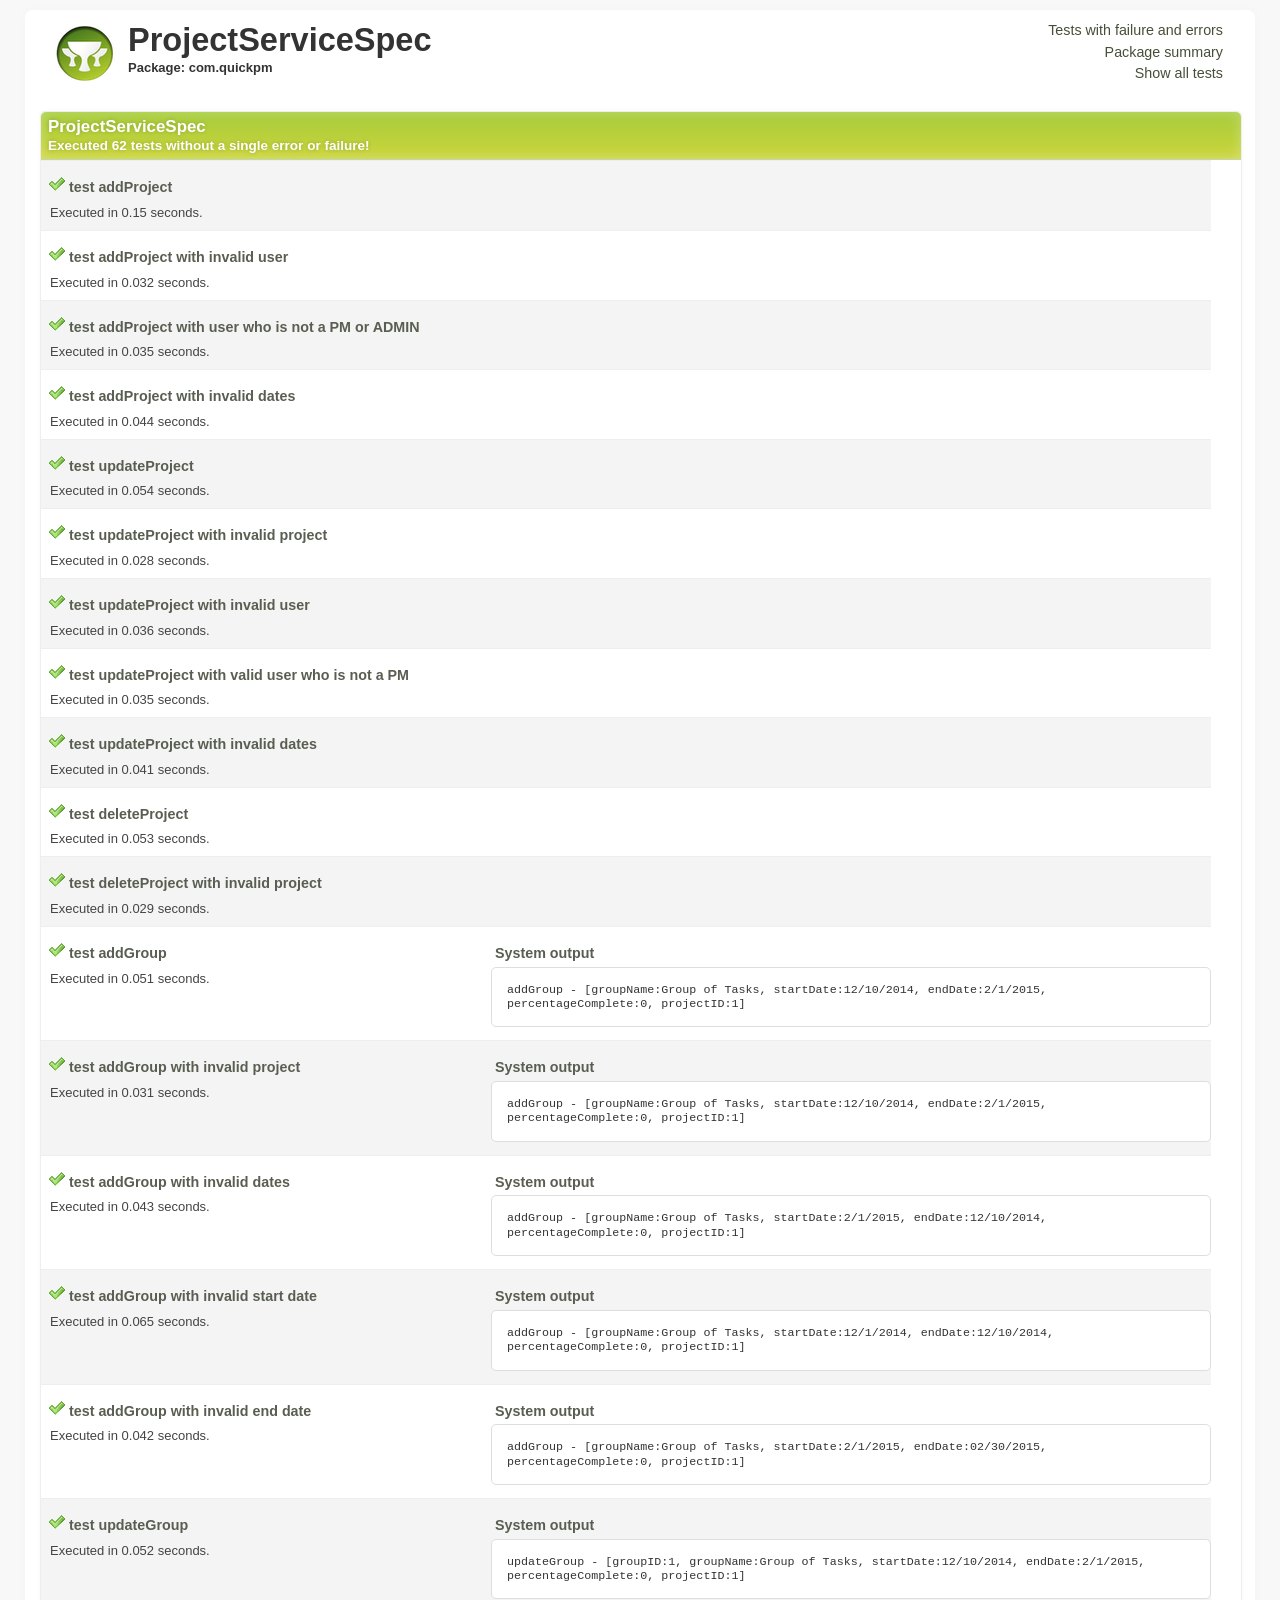
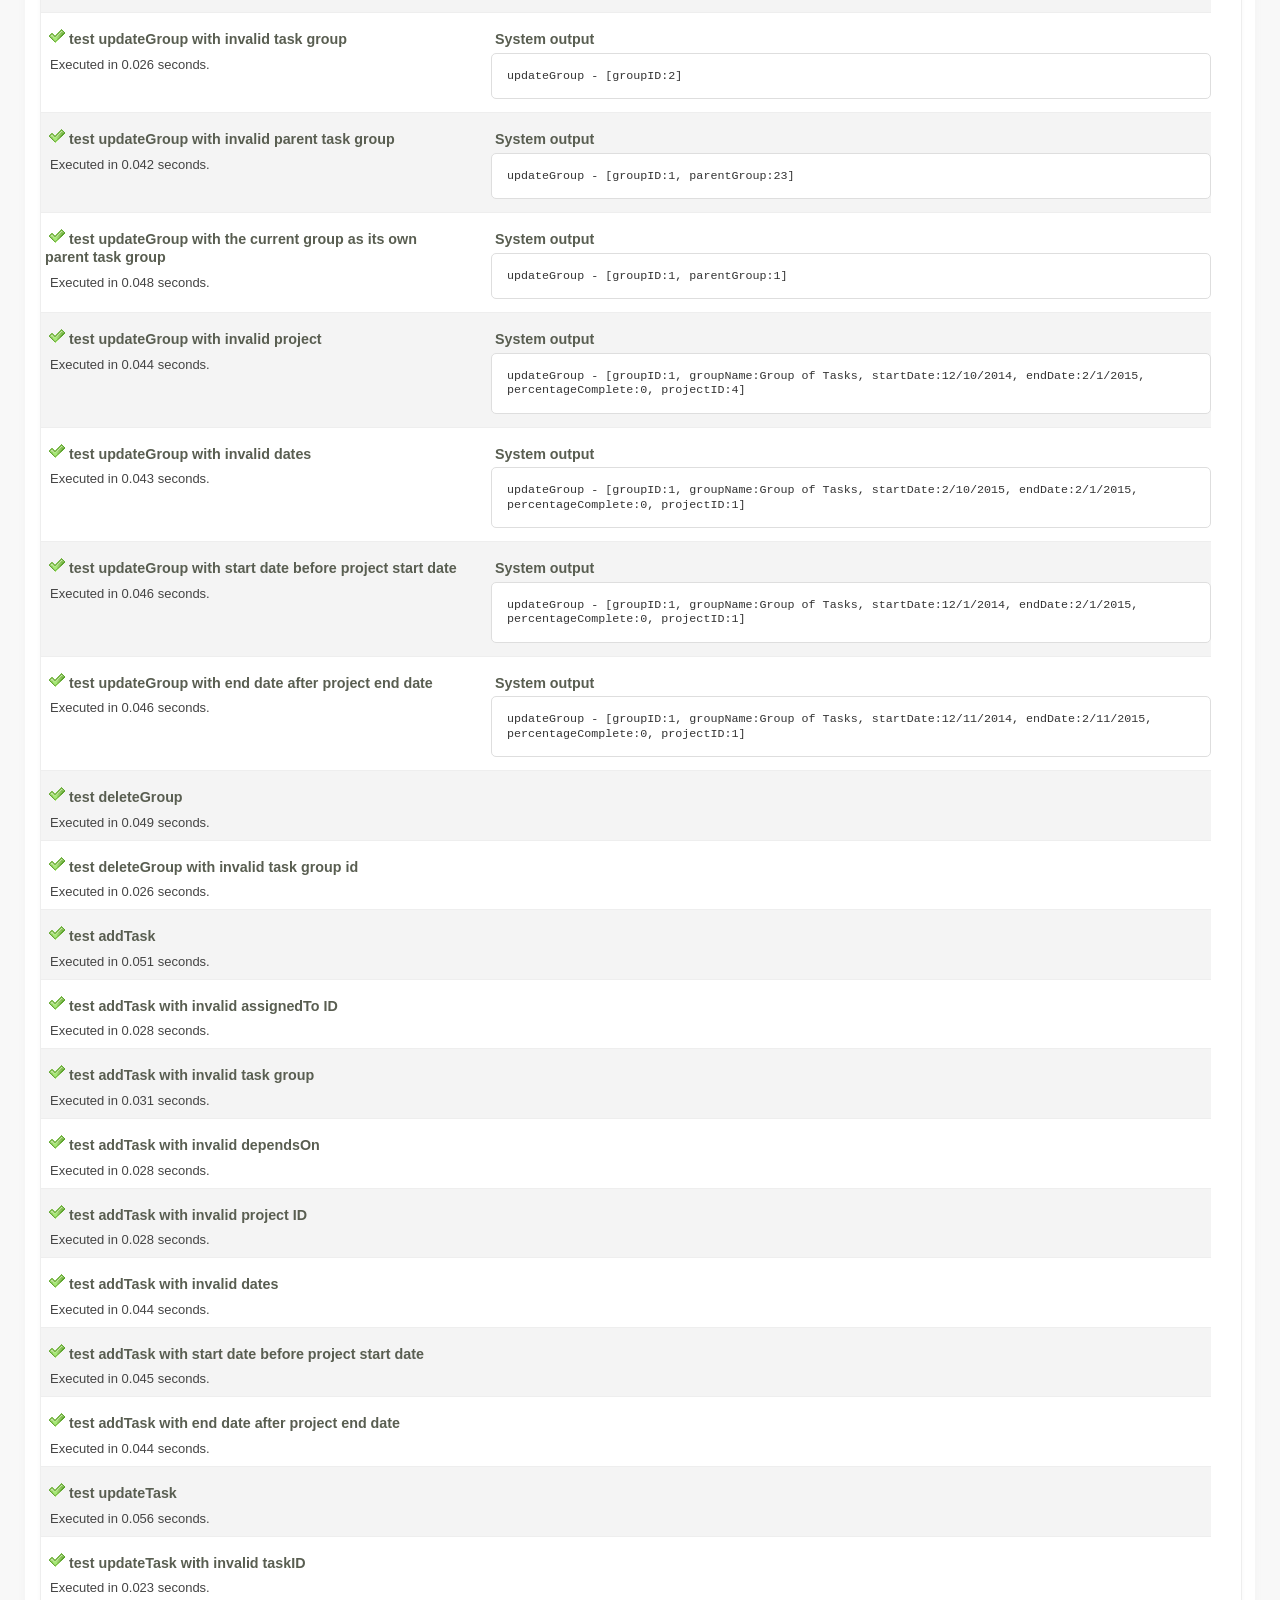
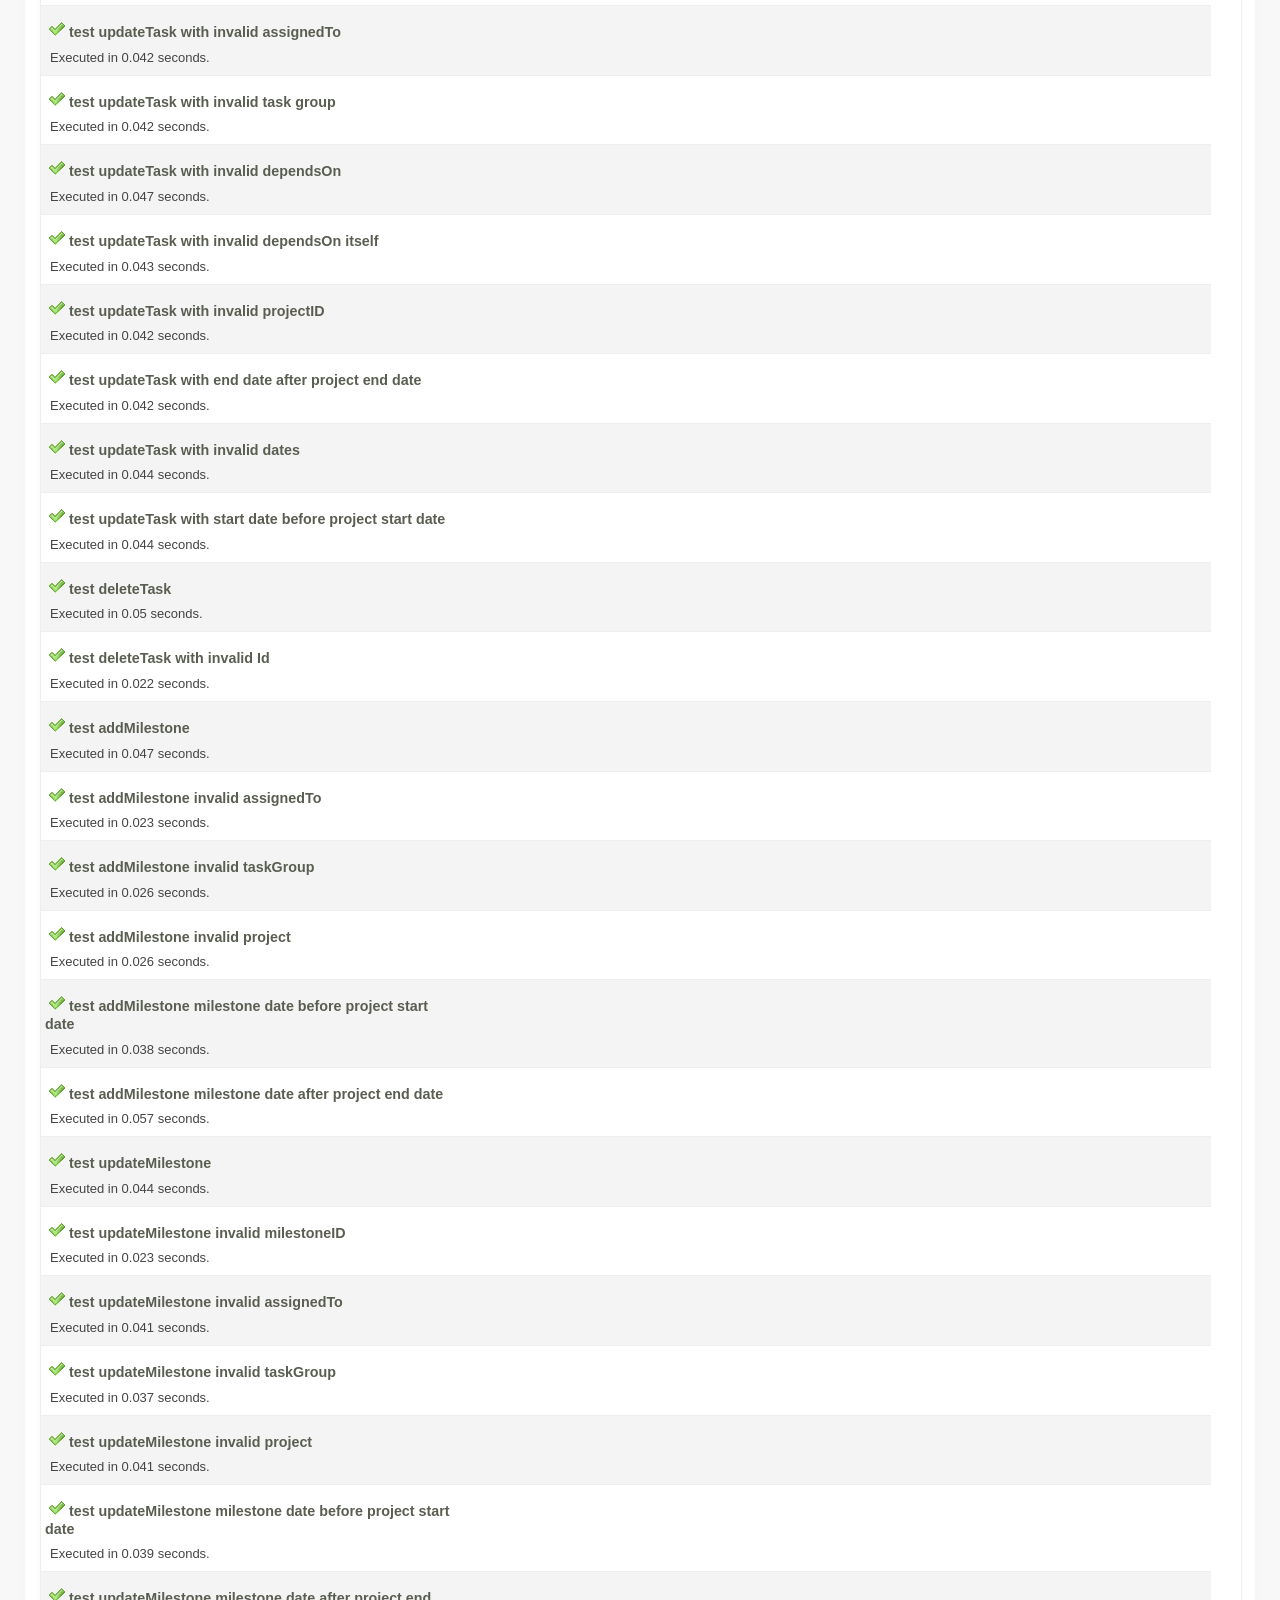
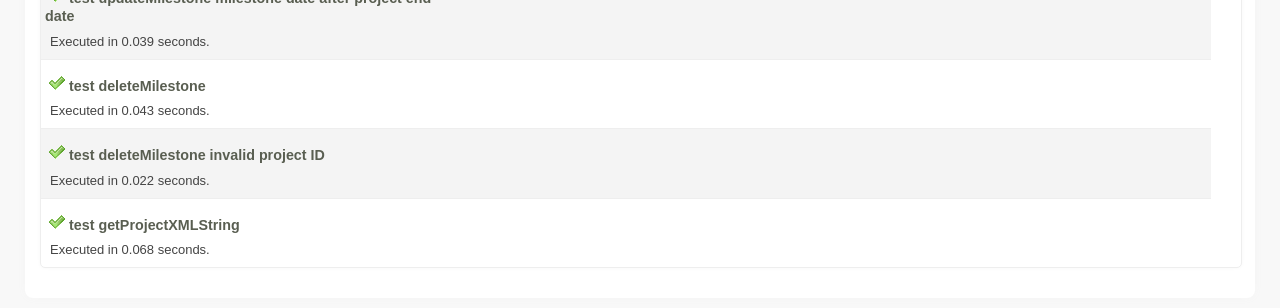
<file: CSCIE-56-Project/target/test-reports/html/com/quickpm/3_ProjectServiceSpec.html>
<!DOCTYPE html><html xmlns:lxslt="http://xml.apache.org/xslt" xmlns:stringutils="xalan://org.apache.tools.ant.util.StringUtils">
<head>
<META http-equiv="Content-Type" content="text/html; charset=utf-8">
<title>
                    Test - ProjectServiceSpec</title>
<link rel="shortcut icon" href="http://grails.org/images/favicon.ico" type="image/x-icon">
<link rel="stylesheet" type="text/css" title="Style" href="../../stylesheet.css">
</head>
<body>
<div class="container container_8" id="report">
<div class="grid_6">
<a title="Home" href="../../index.html">
<div class="grailslogo"></div>
</a>
<h1>ProjectServiceSpec</h1>
<h2>Package: com.quickpm</h2>
</div>
<div class="grid_2">
<nav id="navigationlinks">
<p>
<a href="../../failed.html">
                    Tests with failure and errors
                </a>
</p>
<p>
<a href="../../index.html">
                    Package summary
                </a>
</p>
<p>
<a href="../../all.html">
                    Show all tests
                </a>
</p>
</nav>
</div>
<div class="clear"></div>
<div class="testsuite success">
<div class="header">
<h2>ProjectServiceSpec</h2>
<h3>
                        Executed
                        62
                        tests
                    
                        without a single error or failure!
                    </h3>
</div>
<div class="testcase clearfix success grid_8 alpha omega" data-name="test addProject">
<div class="grid_3 alpha">
<p>
<span class="icon success"></span><b class="testname message success">test addProject</b>
</p>
<p class="summary">Executed in 0.15 seconds.</p>
</div>
<div class="grid_5 omega outputinfo"></div>
<div class="clear"></div>
</div>
<div class="testcase clearfix success grid_8 alpha omega" data-name="test addProject with invalid user">
<div class="grid_3 alpha">
<p>
<span class="icon success"></span><b class="testname message success">test addProject with invalid user</b>
</p>
<p class="summary">Executed in 0.032 seconds.</p>
</div>
<div class="grid_5 omega outputinfo"></div>
<div class="clear"></div>
</div>
<div class="testcase clearfix success grid_8 alpha omega" data-name="test addProject with user who is not a PM or ADMIN">
<div class="grid_3 alpha">
<p>
<span class="icon success"></span><b class="testname message success">test addProject with user who is not a PM or ADMIN</b>
</p>
<p class="summary">Executed in 0.035 seconds.</p>
</div>
<div class="grid_5 omega outputinfo"></div>
<div class="clear"></div>
</div>
<div class="testcase clearfix success grid_8 alpha omega" data-name="test addProject with invalid dates">
<div class="grid_3 alpha">
<p>
<span class="icon success"></span><b class="testname message success">test addProject with invalid dates</b>
</p>
<p class="summary">Executed in 0.044 seconds.</p>
</div>
<div class="grid_5 omega outputinfo"></div>
<div class="clear"></div>
</div>
<div class="testcase clearfix success grid_8 alpha omega" data-name="test updateProject">
<div class="grid_3 alpha">
<p>
<span class="icon success"></span><b class="testname message success">test updateProject</b>
</p>
<p class="summary">Executed in 0.054 seconds.</p>
</div>
<div class="grid_5 omega outputinfo"></div>
<div class="clear"></div>
</div>
<div class="testcase clearfix success grid_8 alpha omega" data-name="test updateProject with invalid project">
<div class="grid_3 alpha">
<p>
<span class="icon success"></span><b class="testname message success">test updateProject with invalid project</b>
</p>
<p class="summary">Executed in 0.028 seconds.</p>
</div>
<div class="grid_5 omega outputinfo"></div>
<div class="clear"></div>
</div>
<div class="testcase clearfix success grid_8 alpha omega" data-name="test updateProject with invalid user">
<div class="grid_3 alpha">
<p>
<span class="icon success"></span><b class="testname message success">test updateProject with invalid user</b>
</p>
<p class="summary">Executed in 0.036 seconds.</p>
</div>
<div class="grid_5 omega outputinfo"></div>
<div class="clear"></div>
</div>
<div class="testcase clearfix success grid_8 alpha omega" data-name="test updateProject with valid user who is not a PM">
<div class="grid_3 alpha">
<p>
<span class="icon success"></span><b class="testname message success">test updateProject with valid user who is not a PM</b>
</p>
<p class="summary">Executed in 0.035 seconds.</p>
</div>
<div class="grid_5 omega outputinfo"></div>
<div class="clear"></div>
</div>
<div class="testcase clearfix success grid_8 alpha omega" data-name="test updateProject with invalid dates">
<div class="grid_3 alpha">
<p>
<span class="icon success"></span><b class="testname message success">test updateProject with invalid dates</b>
</p>
<p class="summary">Executed in 0.041 seconds.</p>
</div>
<div class="grid_5 omega outputinfo"></div>
<div class="clear"></div>
</div>
<div class="testcase clearfix success grid_8 alpha omega" data-name="test deleteProject">
<div class="grid_3 alpha">
<p>
<span class="icon success"></span><b class="testname message success">test deleteProject</b>
</p>
<p class="summary">Executed in 0.053 seconds.</p>
</div>
<div class="grid_5 omega outputinfo"></div>
<div class="clear"></div>
</div>
<div class="testcase clearfix success grid_8 alpha omega" data-name="test deleteProject with invalid project">
<div class="grid_3 alpha">
<p>
<span class="icon success"></span><b class="testname message success">test deleteProject with invalid project</b>
</p>
<p class="summary">Executed in 0.029 seconds.</p>
</div>
<div class="grid_5 omega outputinfo"></div>
<div class="clear"></div>
</div>
<div class="testcase clearfix success grid_8 alpha omega" data-name="test addGroup">
<div class="grid_3 alpha">
<p>
<span class="icon success"></span><b class="testname message success">test addGroup</b>
</p>
<p class="summary">Executed in 0.051 seconds.</p>
</div>
<div class="grid_5 omega outputinfo"></div>
<div class="clear"></div>
</div>
<div class="testcase clearfix success grid_8 alpha omega" data-name="test addGroup with invalid project">
<div class="grid_3 alpha">
<p>
<span class="icon success"></span><b class="testname message success">test addGroup with invalid project</b>
</p>
<p class="summary">Executed in 0.031 seconds.</p>
</div>
<div class="grid_5 omega outputinfo"></div>
<div class="clear"></div>
</div>
<div class="testcase clearfix success grid_8 alpha omega" data-name="test addGroup with invalid dates">
<div class="grid_3 alpha">
<p>
<span class="icon success"></span><b class="testname message success">test addGroup with invalid dates</b>
</p>
<p class="summary">Executed in 0.043 seconds.</p>
</div>
<div class="grid_5 omega outputinfo"></div>
<div class="clear"></div>
</div>
<div class="testcase clearfix success grid_8 alpha omega" data-name="test addGroup with invalid start date">
<div class="grid_3 alpha">
<p>
<span class="icon success"></span><b class="testname message success">test addGroup with invalid start date</b>
</p>
<p class="summary">Executed in 0.065 seconds.</p>
</div>
<div class="grid_5 omega outputinfo"></div>
<div class="clear"></div>
</div>
<div class="testcase clearfix success grid_8 alpha omega" data-name="test addGroup with invalid end date">
<div class="grid_3 alpha">
<p>
<span class="icon success"></span><b class="testname message success">test addGroup with invalid end date</b>
</p>
<p class="summary">Executed in 0.042 seconds.</p>
</div>
<div class="grid_5 omega outputinfo"></div>
<div class="clear"></div>
</div>
<div class="testcase clearfix success grid_8 alpha omega" data-name="test updateGroup">
<div class="grid_3 alpha">
<p>
<span class="icon success"></span><b class="testname message success">test updateGroup</b>
</p>
<p class="summary">Executed in 0.052 seconds.</p>
</div>
<div class="grid_5 omega outputinfo"></div>
<div class="clear"></div>
</div>
<div class="testcase clearfix success grid_8 alpha omega" data-name="test updateGroup with invalid task group">
<div class="grid_3 alpha">
<p>
<span class="icon success"></span><b class="testname message success">test updateGroup with invalid task group</b>
</p>
<p class="summary">Executed in 0.026 seconds.</p>
</div>
<div class="grid_5 omega outputinfo"></div>
<div class="clear"></div>
</div>
<div class="testcase clearfix success grid_8 alpha omega" data-name="test updateGroup with invalid parent task group">
<div class="grid_3 alpha">
<p>
<span class="icon success"></span><b class="testname message success">test updateGroup with invalid parent task group</b>
</p>
<p class="summary">Executed in 0.042 seconds.</p>
</div>
<div class="grid_5 omega outputinfo"></div>
<div class="clear"></div>
</div>
<div class="testcase clearfix success grid_8 alpha omega" data-name="test updateGroup with the current group as its own parent task group">
<div class="grid_3 alpha">
<p>
<span class="icon success"></span><b class="testname message success">test updateGroup with the current group as its own parent task group</b>
</p>
<p class="summary">Executed in 0.048 seconds.</p>
</div>
<div class="grid_5 omega outputinfo"></div>
<div class="clear"></div>
</div>
<div class="testcase clearfix success grid_8 alpha omega" data-name="test updateGroup with invalid project">
<div class="grid_3 alpha">
<p>
<span class="icon success"></span><b class="testname message success">test updateGroup with invalid project</b>
</p>
<p class="summary">Executed in 0.044 seconds.</p>
</div>
<div class="grid_5 omega outputinfo"></div>
<div class="clear"></div>
</div>
<div class="testcase clearfix success grid_8 alpha omega" data-name="test updateGroup with invalid dates">
<div class="grid_3 alpha">
<p>
<span class="icon success"></span><b class="testname message success">test updateGroup with invalid dates</b>
</p>
<p class="summary">Executed in 0.043 seconds.</p>
</div>
<div class="grid_5 omega outputinfo"></div>
<div class="clear"></div>
</div>
<div class="testcase clearfix success grid_8 alpha omega" data-name="test updateGroup with start date before project start date">
<div class="grid_3 alpha">
<p>
<span class="icon success"></span><b class="testname message success">test updateGroup with start date before project start date</b>
</p>
<p class="summary">Executed in 0.046 seconds.</p>
</div>
<div class="grid_5 omega outputinfo"></div>
<div class="clear"></div>
</div>
<div class="testcase clearfix success grid_8 alpha omega" data-name="test updateGroup with end date after project end date">
<div class="grid_3 alpha">
<p>
<span class="icon success"></span><b class="testname message success">test updateGroup with end date after project end date</b>
</p>
<p class="summary">Executed in 0.046 seconds.</p>
</div>
<div class="grid_5 omega outputinfo"></div>
<div class="clear"></div>
</div>
<div class="testcase clearfix success grid_8 alpha omega" data-name="test deleteGroup">
<div class="grid_3 alpha">
<p>
<span class="icon success"></span><b class="testname message success">test deleteGroup</b>
</p>
<p class="summary">Executed in 0.049 seconds.</p>
</div>
<div class="grid_5 omega outputinfo"></div>
<div class="clear"></div>
</div>
<div class="testcase clearfix success grid_8 alpha omega" data-name="test deleteGroup with invalid task group id">
<div class="grid_3 alpha">
<p>
<span class="icon success"></span><b class="testname message success">test deleteGroup with invalid task group id</b>
</p>
<p class="summary">Executed in 0.026 seconds.</p>
</div>
<div class="grid_5 omega outputinfo"></div>
<div class="clear"></div>
</div>
<div class="testcase clearfix success grid_8 alpha omega" data-name="test addTask">
<div class="grid_3 alpha">
<p>
<span class="icon success"></span><b class="testname message success">test addTask</b>
</p>
<p class="summary">Executed in 0.051 seconds.</p>
</div>
<div class="grid_5 omega outputinfo"></div>
<div class="clear"></div>
</div>
<div class="testcase clearfix success grid_8 alpha omega" data-name="test addTask with invalid assignedTo ID">
<div class="grid_3 alpha">
<p>
<span class="icon success"></span><b class="testname message success">test addTask with invalid assignedTo ID</b>
</p>
<p class="summary">Executed in 0.028 seconds.</p>
</div>
<div class="grid_5 omega outputinfo"></div>
<div class="clear"></div>
</div>
<div class="testcase clearfix success grid_8 alpha omega" data-name="test addTask with invalid task group">
<div class="grid_3 alpha">
<p>
<span class="icon success"></span><b class="testname message success">test addTask with invalid task group</b>
</p>
<p class="summary">Executed in 0.031 seconds.</p>
</div>
<div class="grid_5 omega outputinfo"></div>
<div class="clear"></div>
</div>
<div class="testcase clearfix success grid_8 alpha omega" data-name="test addTask with invalid dependsOn">
<div class="grid_3 alpha">
<p>
<span class="icon success"></span><b class="testname message success">test addTask with invalid dependsOn</b>
</p>
<p class="summary">Executed in 0.028 seconds.</p>
</div>
<div class="grid_5 omega outputinfo"></div>
<div class="clear"></div>
</div>
<div class="testcase clearfix success grid_8 alpha omega" data-name="test addTask with invalid project ID">
<div class="grid_3 alpha">
<p>
<span class="icon success"></span><b class="testname message success">test addTask with invalid project ID</b>
</p>
<p class="summary">Executed in 0.028 seconds.</p>
</div>
<div class="grid_5 omega outputinfo"></div>
<div class="clear"></div>
</div>
<div class="testcase clearfix success grid_8 alpha omega" data-name="test addTask with invalid dates">
<div class="grid_3 alpha">
<p>
<span class="icon success"></span><b class="testname message success">test addTask with invalid dates</b>
</p>
<p class="summary">Executed in 0.044 seconds.</p>
</div>
<div class="grid_5 omega outputinfo"></div>
<div class="clear"></div>
</div>
<div class="testcase clearfix success grid_8 alpha omega" data-name="test addTask with start date before project start date">
<div class="grid_3 alpha">
<p>
<span class="icon success"></span><b class="testname message success">test addTask with start date before project start date</b>
</p>
<p class="summary">Executed in 0.045 seconds.</p>
</div>
<div class="grid_5 omega outputinfo"></div>
<div class="clear"></div>
</div>
<div class="testcase clearfix success grid_8 alpha omega" data-name="test addTask with end date after project end date">
<div class="grid_3 alpha">
<p>
<span class="icon success"></span><b class="testname message success">test addTask with end date after project end date</b>
</p>
<p class="summary">Executed in 0.044 seconds.</p>
</div>
<div class="grid_5 omega outputinfo"></div>
<div class="clear"></div>
</div>
<div class="testcase clearfix success grid_8 alpha omega" data-name="test updateTask">
<div class="grid_3 alpha">
<p>
<span class="icon success"></span><b class="testname message success">test updateTask</b>
</p>
<p class="summary">Executed in 0.056 seconds.</p>
</div>
<div class="grid_5 omega outputinfo"></div>
<div class="clear"></div>
</div>
<div class="testcase clearfix success grid_8 alpha omega" data-name="test updateTask with invalid taskID">
<div class="grid_3 alpha">
<p>
<span class="icon success"></span><b class="testname message success">test updateTask with invalid taskID</b>
</p>
<p class="summary">Executed in 0.023 seconds.</p>
</div>
<div class="grid_5 omega outputinfo"></div>
<div class="clear"></div>
</div>
<div class="testcase clearfix success grid_8 alpha omega" data-name="test updateTask with invalid assignedTo">
<div class="grid_3 alpha">
<p>
<span class="icon success"></span><b class="testname message success">test updateTask with invalid assignedTo</b>
</p>
<p class="summary">Executed in 0.042 seconds.</p>
</div>
<div class="grid_5 omega outputinfo"></div>
<div class="clear"></div>
</div>
<div class="testcase clearfix success grid_8 alpha omega" data-name="test updateTask with invalid task group">
<div class="grid_3 alpha">
<p>
<span class="icon success"></span><b class="testname message success">test updateTask with invalid task group</b>
</p>
<p class="summary">Executed in 0.042 seconds.</p>
</div>
<div class="grid_5 omega outputinfo"></div>
<div class="clear"></div>
</div>
<div class="testcase clearfix success grid_8 alpha omega" data-name="test updateTask with invalid dependsOn">
<div class="grid_3 alpha">
<p>
<span class="icon success"></span><b class="testname message success">test updateTask with invalid dependsOn</b>
</p>
<p class="summary">Executed in 0.047 seconds.</p>
</div>
<div class="grid_5 omega outputinfo"></div>
<div class="clear"></div>
</div>
<div class="testcase clearfix success grid_8 alpha omega" data-name="test updateTask with invalid dependsOn itself">
<div class="grid_3 alpha">
<p>
<span class="icon success"></span><b class="testname message success">test updateTask with invalid dependsOn itself</b>
</p>
<p class="summary">Executed in 0.043 seconds.</p>
</div>
<div class="grid_5 omega outputinfo"></div>
<div class="clear"></div>
</div>
<div class="testcase clearfix success grid_8 alpha omega" data-name="test updateTask with invalid projectID">
<div class="grid_3 alpha">
<p>
<span class="icon success"></span><b class="testname message success">test updateTask with invalid projectID</b>
</p>
<p class="summary">Executed in 0.042 seconds.</p>
</div>
<div class="grid_5 omega outputinfo"></div>
<div class="clear"></div>
</div>
<div class="testcase clearfix success grid_8 alpha omega" data-name="test updateTask with end date after project end date">
<div class="grid_3 alpha">
<p>
<span class="icon success"></span><b class="testname message success">test updateTask with end date after project end date</b>
</p>
<p class="summary">Executed in 0.042 seconds.</p>
</div>
<div class="grid_5 omega outputinfo"></div>
<div class="clear"></div>
</div>
<div class="testcase clearfix success grid_8 alpha omega" data-name="test updateTask with invalid dates">
<div class="grid_3 alpha">
<p>
<span class="icon success"></span><b class="testname message success">test updateTask with invalid dates</b>
</p>
<p class="summary">Executed in 0.044 seconds.</p>
</div>
<div class="grid_5 omega outputinfo"></div>
<div class="clear"></div>
</div>
<div class="testcase clearfix success grid_8 alpha omega" data-name="test updateTask with start date before project start date">
<div class="grid_3 alpha">
<p>
<span class="icon success"></span><b class="testname message success">test updateTask with start date before project start date</b>
</p>
<p class="summary">Executed in 0.044 seconds.</p>
</div>
<div class="grid_5 omega outputinfo"></div>
<div class="clear"></div>
</div>
<div class="testcase clearfix success grid_8 alpha omega" data-name="test deleteTask">
<div class="grid_3 alpha">
<p>
<span class="icon success"></span><b class="testname message success">test deleteTask</b>
</p>
<p class="summary">Executed in 0.05 seconds.</p>
</div>
<div class="grid_5 omega outputinfo"></div>
<div class="clear"></div>
</div>
<div class="testcase clearfix success grid_8 alpha omega" data-name="test deleteTask with invalid Id">
<div class="grid_3 alpha">
<p>
<span class="icon success"></span><b class="testname message success">test deleteTask with invalid Id</b>
</p>
<p class="summary">Executed in 0.022 seconds.</p>
</div>
<div class="grid_5 omega outputinfo"></div>
<div class="clear"></div>
</div>
<div class="testcase clearfix success grid_8 alpha omega" data-name="test addMilestone">
<div class="grid_3 alpha">
<p>
<span class="icon success"></span><b class="testname message success">test addMilestone</b>
</p>
<p class="summary">Executed in 0.047 seconds.</p>
</div>
<div class="grid_5 omega outputinfo"></div>
<div class="clear"></div>
</div>
<div class="testcase clearfix success grid_8 alpha omega" data-name="test addMilestone invalid assignedTo">
<div class="grid_3 alpha">
<p>
<span class="icon success"></span><b class="testname message success">test addMilestone invalid assignedTo</b>
</p>
<p class="summary">Executed in 0.023 seconds.</p>
</div>
<div class="grid_5 omega outputinfo"></div>
<div class="clear"></div>
</div>
<div class="testcase clearfix success grid_8 alpha omega" data-name="test addMilestone invalid taskGroup">
<div class="grid_3 alpha">
<p>
<span class="icon success"></span><b class="testname message success">test addMilestone invalid taskGroup</b>
</p>
<p class="summary">Executed in 0.026 seconds.</p>
</div>
<div class="grid_5 omega outputinfo"></div>
<div class="clear"></div>
</div>
<div class="testcase clearfix success grid_8 alpha omega" data-name="test addMilestone invalid project">
<div class="grid_3 alpha">
<p>
<span class="icon success"></span><b class="testname message success">test addMilestone invalid project</b>
</p>
<p class="summary">Executed in 0.026 seconds.</p>
</div>
<div class="grid_5 omega outputinfo"></div>
<div class="clear"></div>
</div>
<div class="testcase clearfix success grid_8 alpha omega" data-name="test addMilestone milestone date before project start date">
<div class="grid_3 alpha">
<p>
<span class="icon success"></span><b class="testname message success">test addMilestone milestone date before project start date</b>
</p>
<p class="summary">Executed in 0.038 seconds.</p>
</div>
<div class="grid_5 omega outputinfo"></div>
<div class="clear"></div>
</div>
<div class="testcase clearfix success grid_8 alpha omega" data-name="test addMilestone milestone date after project end date">
<div class="grid_3 alpha">
<p>
<span class="icon success"></span><b class="testname message success">test addMilestone milestone date after project end date</b>
</p>
<p class="summary">Executed in 0.057 seconds.</p>
</div>
<div class="grid_5 omega outputinfo"></div>
<div class="clear"></div>
</div>
<div class="testcase clearfix success grid_8 alpha omega" data-name="test updateMilestone">
<div class="grid_3 alpha">
<p>
<span class="icon success"></span><b class="testname message success">test updateMilestone</b>
</p>
<p class="summary">Executed in 0.044 seconds.</p>
</div>
<div class="grid_5 omega outputinfo"></div>
<div class="clear"></div>
</div>
<div class="testcase clearfix success grid_8 alpha omega" data-name="test updateMilestone invalid milestoneID">
<div class="grid_3 alpha">
<p>
<span class="icon success"></span><b class="testname message success">test updateMilestone invalid milestoneID</b>
</p>
<p class="summary">Executed in 0.023 seconds.</p>
</div>
<div class="grid_5 omega outputinfo"></div>
<div class="clear"></div>
</div>
<div class="testcase clearfix success grid_8 alpha omega" data-name="test updateMilestone invalid assignedTo">
<div class="grid_3 alpha">
<p>
<span class="icon success"></span><b class="testname message success">test updateMilestone invalid assignedTo</b>
</p>
<p class="summary">Executed in 0.041 seconds.</p>
</div>
<div class="grid_5 omega outputinfo"></div>
<div class="clear"></div>
</div>
<div class="testcase clearfix success grid_8 alpha omega" data-name="test updateMilestone invalid taskGroup">
<div class="grid_3 alpha">
<p>
<span class="icon success"></span><b class="testname message success">test updateMilestone invalid taskGroup</b>
</p>
<p class="summary">Executed in 0.037 seconds.</p>
</div>
<div class="grid_5 omega outputinfo"></div>
<div class="clear"></div>
</div>
<div class="testcase clearfix success grid_8 alpha omega" data-name="test updateMilestone invalid project">
<div class="grid_3 alpha">
<p>
<span class="icon success"></span><b class="testname message success">test updateMilestone invalid project</b>
</p>
<p class="summary">Executed in 0.041 seconds.</p>
</div>
<div class="grid_5 omega outputinfo"></div>
<div class="clear"></div>
</div>
<div class="testcase clearfix success grid_8 alpha omega" data-name="test updateMilestone milestone date before project start date">
<div class="grid_3 alpha">
<p>
<span class="icon success"></span><b class="testname message success">test updateMilestone milestone date before project start date</b>
</p>
<p class="summary">Executed in 0.039 seconds.</p>
</div>
<div class="grid_5 omega outputinfo"></div>
<div class="clear"></div>
</div>
<div class="testcase clearfix success grid_8 alpha omega" data-name="test updateMilestone milestone date after project end date">
<div class="grid_3 alpha">
<p>
<span class="icon success"></span><b class="testname message success">test updateMilestone milestone date after project end date</b>
</p>
<p class="summary">Executed in 0.039 seconds.</p>
</div>
<div class="grid_5 omega outputinfo"></div>
<div class="clear"></div>
</div>
<div class="testcase clearfix success grid_8 alpha omega" data-name="test deleteMilestone">
<div class="grid_3 alpha">
<p>
<span class="icon success"></span><b class="testname message success">test deleteMilestone</b>
</p>
<p class="summary">Executed in 0.043 seconds.</p>
</div>
<div class="grid_5 omega outputinfo"></div>
<div class="clear"></div>
</div>
<div class="testcase clearfix success grid_8 alpha omega" data-name="test deleteMilestone invalid project ID">
<div class="grid_3 alpha">
<p>
<span class="icon success"></span><b class="testname message success">test deleteMilestone invalid project ID</b>
</p>
<p class="summary">Executed in 0.022 seconds.</p>
</div>
<div class="grid_5 omega outputinfo"></div>
<div class="clear"></div>
</div>
<div class="testcase clearfix success grid_8 alpha omega" data-name="test getProjectXMLString">
<div class="grid_3 alpha">
<p>
<span class="icon success"></span><b class="testname message success">test getProjectXMLString</b>
</p>
<p class="summary">Executed in 0.068 seconds.</p>
</div>
<div class="grid_5 omega outputinfo"></div>
<div class="clear"></div>
</div>
<div class="clearfix output footer">
<div class="sysout">
<h2>Standard output</h2>
<pre class="stdout">--Output from test addProject--
--Output from test addProject with invalid user--
--Output from test addProject with user who is not a PM or ADMIN--
--Output from test addProject with invalid dates--
--Output from test updateProject--
--Output from test updateProject with invalid project--
--Output from test updateProject with invalid user--
--Output from test updateProject with valid user who is not a PM--
--Output from test updateProject with invalid dates--
--Output from test deleteProject--
--Output from test deleteProject with invalid project--
--Output from test addGroup--
addGroup - [groupName:Group of Tasks, startDate:12/10/2014, endDate:2/1/2015, percentageComplete:0, projectID:1]
--Output from test addGroup with invalid project--
addGroup - [groupName:Group of Tasks, startDate:12/10/2014, endDate:2/1/2015, percentageComplete:0, projectID:1]
--Output from test addGroup with invalid dates--
addGroup - [groupName:Group of Tasks, startDate:2/1/2015, endDate:12/10/2014, percentageComplete:0, projectID:1]
--Output from test addGroup with invalid start date--
addGroup - [groupName:Group of Tasks, startDate:12/1/2014, endDate:12/10/2014, percentageComplete:0, projectID:1]
--Output from test addGroup with invalid end date--
addGroup - [groupName:Group of Tasks, startDate:2/1/2015, endDate:02/30/2015, percentageComplete:0, projectID:1]
--Output from test updateGroup--
updateGroup - [groupID:1, groupName:Group of Tasks, startDate:12/10/2014, endDate:2/1/2015, percentageComplete:0, projectID:1]
--Output from test updateGroup with invalid task group--
updateGroup - [groupID:2]
--Output from test updateGroup with invalid parent task group--
updateGroup - [groupID:1, parentGroup:23]
--Output from test updateGroup with the current group as its own parent task group--
updateGroup - [groupID:1, parentGroup:1]
--Output from test updateGroup with invalid project--
updateGroup - [groupID:1, groupName:Group of Tasks, startDate:12/10/2014, endDate:2/1/2015, percentageComplete:0, projectID:4]
--Output from test updateGroup with invalid dates--
updateGroup - [groupID:1, groupName:Group of Tasks, startDate:2/10/2015, endDate:2/1/2015, percentageComplete:0, projectID:1]
--Output from test updateGroup with start date before project start date--
updateGroup - [groupID:1, groupName:Group of Tasks, startDate:12/1/2014, endDate:2/1/2015, percentageComplete:0, projectID:1]
--Output from test updateGroup with end date after project end date--
updateGroup - [groupID:1, groupName:Group of Tasks, startDate:12/11/2014, endDate:2/11/2015, percentageComplete:0, projectID:1]
--Output from test deleteGroup--
--Output from test deleteGroup with invalid task group id--
--Output from test addTask--
--Output from test addTask with invalid assignedTo ID--
--Output from test addTask with invalid task group--
--Output from test addTask with invalid dependsOn--
--Output from test addTask with invalid project ID--
--Output from test addTask with invalid dates--
--Output from test addTask with start date before project start date--
--Output from test addTask with end date after project end date--
--Output from test updateTask--
--Output from test updateTask with invalid taskID--
--Output from test updateTask with invalid assignedTo--
--Output from test updateTask with invalid task group--
--Output from test updateTask with invalid dependsOn--
--Output from test updateTask with invalid dependsOn itself--
--Output from test updateTask with invalid projectID--
--Output from test updateTask with end date after project end date--
--Output from test updateTask with invalid dates--
--Output from test updateTask with start date before project start date--
--Output from test deleteTask--
--Output from test deleteTask with invalid Id--
--Output from test addMilestone--
--Output from test addMilestone invalid assignedTo--
--Output from test addMilestone invalid taskGroup--
--Output from test addMilestone invalid project--
--Output from test addMilestone milestone date before project start date--
--Output from test addMilestone milestone date after project end date--
--Output from test updateMilestone--
--Output from test updateMilestone invalid milestoneID--
--Output from test updateMilestone invalid assignedTo--
--Output from test updateMilestone invalid taskGroup--
--Output from test updateMilestone invalid project--
--Output from test updateMilestone milestone date before project start date--
--Output from test updateMilestone milestone date after project end date--
--Output from test deleteMilestone--
--Output from test deleteMilestone invalid project ID--
--Output from test getProjectXMLString--
</pre>
</div>
<div class="syserr">
<h2>System error</h2>
<pre class="syserr">--Output from test addProject--
--Output from test addProject with invalid user--
--Output from test addProject with user who is not a PM or ADMIN--
--Output from test addProject with invalid dates--
--Output from test updateProject--
--Output from test updateProject with invalid project--
--Output from test updateProject with invalid user--
--Output from test updateProject with valid user who is not a PM--
--Output from test updateProject with invalid dates--
--Output from test deleteProject--
--Output from test deleteProject with invalid project--
--Output from test addGroup--
--Output from test addGroup with invalid project--
--Output from test addGroup with invalid dates--
--Output from test addGroup with invalid start date--
--Output from test addGroup with invalid end date--
--Output from test updateGroup--
--Output from test updateGroup with invalid task group--
--Output from test updateGroup with invalid parent task group--
--Output from test updateGroup with the current group as its own parent task group--
--Output from test updateGroup with invalid project--
--Output from test updateGroup with invalid dates--
--Output from test updateGroup with start date before project start date--
--Output from test updateGroup with end date after project end date--
--Output from test deleteGroup--
--Output from test deleteGroup with invalid task group id--
--Output from test addTask--
--Output from test addTask with invalid assignedTo ID--
--Output from test addTask with invalid task group--
--Output from test addTask with invalid dependsOn--
--Output from test addTask with invalid project ID--
--Output from test addTask with invalid dates--
--Output from test addTask with start date before project start date--
--Output from test addTask with end date after project end date--
--Output from test updateTask--
--Output from test updateTask with invalid taskID--
--Output from test updateTask with invalid assignedTo--
--Output from test updateTask with invalid task group--
--Output from test updateTask with invalid dependsOn--
--Output from test updateTask with invalid dependsOn itself--
--Output from test updateTask with invalid projectID--
--Output from test updateTask with end date after project end date--
--Output from test updateTask with invalid dates--
--Output from test updateTask with start date before project start date--
--Output from test deleteTask--
--Output from test deleteTask with invalid Id--
--Output from test addMilestone--
--Output from test addMilestone invalid assignedTo--
--Output from test addMilestone invalid taskGroup--
--Output from test addMilestone invalid project--
--Output from test addMilestone milestone date before project start date--
--Output from test addMilestone milestone date after project end date--
--Output from test updateMilestone--
--Output from test updateMilestone invalid milestoneID--
--Output from test updateMilestone invalid assignedTo--
--Output from test updateMilestone invalid taskGroup--
--Output from test updateMilestone invalid project--
--Output from test updateMilestone milestone date before project start date--
--Output from test updateMilestone milestone date after project end date--
--Output from test deleteMilestone--
--Output from test deleteMilestone invalid project ID--
--Output from test getProjectXMLString--
</pre>
</div>
</div>
<div class="clear"></div>
</div>
<div class="clear"></div>
</div>
<!--
            Parses JUnit output and associates it with the corresponding test case
        -->
<script language="javascript">


/**
 * The JUnit report format is incredibly stuipd in the
 * sense that it accumulates output from all test methods
 * into a single xml node.
 */
(function() {

    var outputElements = findOutputElements();
    for (var i in outputElements) {
        var outputElement = outputElements[i];
        var textOutput = outputElement.element.firstChild.nodeValue;
        var header = outputElement.getHeader();
        appendTestMethodOutput(textOutput, header);
    }

    function findOutputElements() {
        var outputElements = [];
        var preElements = document.getElementsByTagName("pre");
        for (var i in preElements) {
            var preElement = preElements[i];
            var className = preElement.className || "";
            if (className.indexOf("stdout") >= 0) {
                var outputElement = new OutputElement(preElement, "output");
                outputElements.push(outputElement);
            } else if (className.indexOf("syserr") >= 0) {
                var outputElement = new OutputElement(preElement, "error");
                outputElements.push(outputElement);
            }
        }

        return outputElements;
    }

    function OutputElement(element, type) {
        this.element = element;
        this.type = type;

        this.getHeader = function() {
            if (type === "output") {
                return "System output";
            } else if ("error") {
                return "System error";
            }
        }
    }

    function appendTestMethodOutput(text, header) {
        var testOutput = new TestMethodOutput(header);

        var lines = text.split(/\r\n|\r|\n/);
        for (var i in lines) {
            var line = lines[i];
            var matches = line.match(/^--Output from (.*)--$/);
            if (matches !== null && matches.length == 2) {
                testOutput.flushToDom();
                testOutput.testName = matches[1];
            } else {
                testOutput.addLine(line);
            }
        }

        testOutput.flushToDom();
    }

    function TestMethodOutput(header) {
        this.header = header;
        this.testName = undefined;
        this.buffer = "";

        this.addLine = function(line) {
            this.buffer += line + "\n";
        }

        this.flushToDom = function() {
            if (this.testName !== undefined) {
                var domNode = getTestcaseElementByName(this.testName);
                if (domNode !== undefined && trimString(this.buffer).length > 0) {
                    this.appendTo(domNode);
                }

                this.reset();
            }
        }

        this.appendTo = function(domNode) {
            var node = document.createElement("div");
            node.innerHTML = '<p><b class="message">' + header + '</b></p>';

            var preNode = document.createElement("pre");
            preNode.appendChild(document.createTextNode(this.buffer));
            node.appendChild(preNode);

            var outputContainer = findElementByTagClassAndParent("div", "outputinfo", domNode);
            outputContainer.appendChild(node);
        }

        this.reset = function() {
            this.methodName = undefined;
            this.buffer = "";
        }
    }

    function getTestcaseElementByName(name) {
        var divElements = document.getElementsByTagName("div");
        var elementCount = divElements.length;
        for (var i=0; i<elementCount; i++) {
            var el = divElements[i];
            if (el.getAttribute("data-name") === name) {
                return el;
            }
        }
    }

    function findElementByTagClassAndParent(tagName, className, parentNode) {
        var elements = parentNode.getElementsByTagName(tagName);
        for (var i in elements) {
            var element = elements[i];

            // Not 100% correct, but good enough here
            if (element.className !== undefined && element.className.indexOf(className) >= 0) {
                return element;
            }
        }
    }

    function trimString(str) {
        return str.replace(/^\s\s*/, '').replace(/\s\s*$/, '');
    }

})();

        </script>
</body>
</html>
</file>
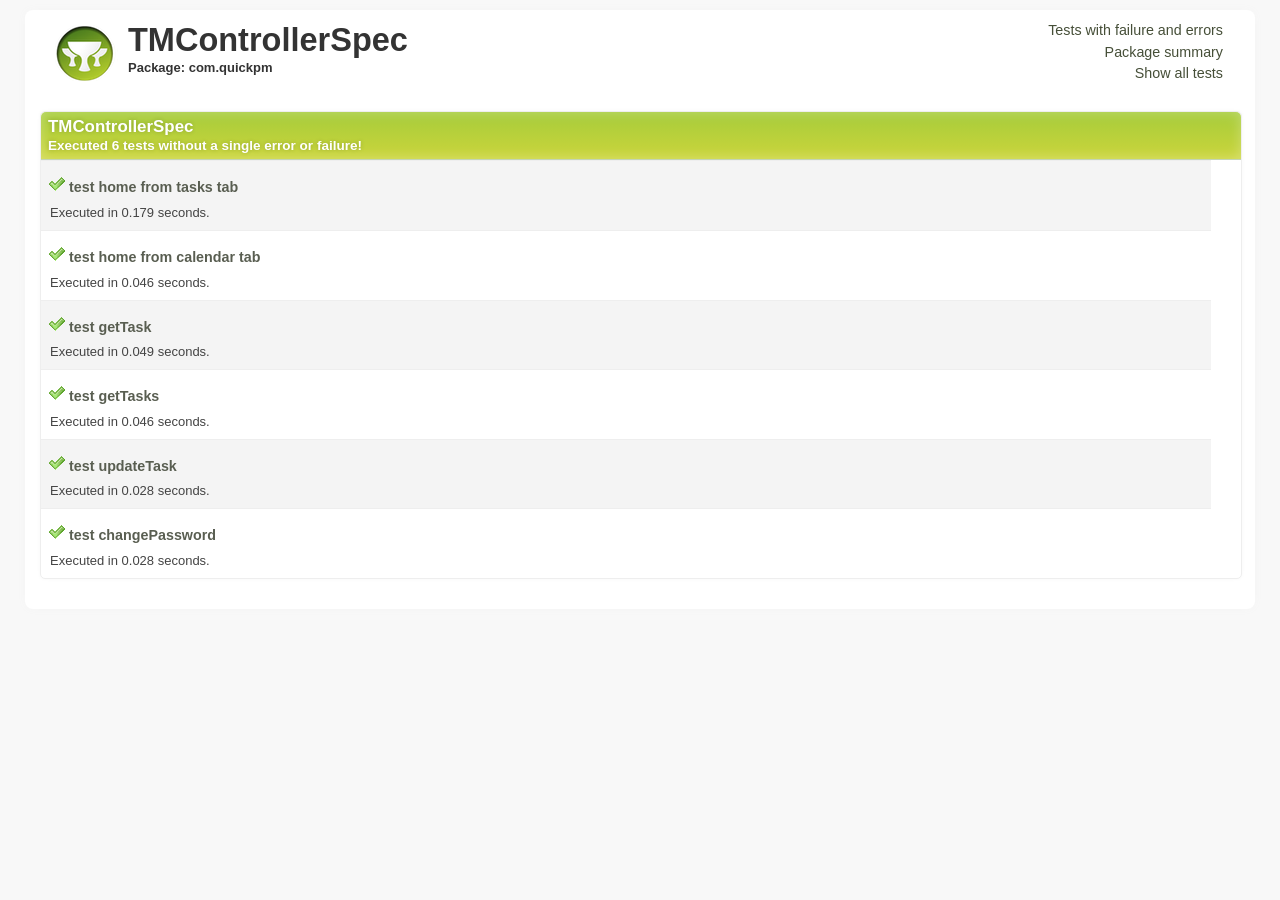
<file: CSCIE-56-Project/target/test-reports/html/com/quickpm/4_TMControllerSpec.html>
<!DOCTYPE html><html xmlns:lxslt="http://xml.apache.org/xslt" xmlns:stringutils="xalan://org.apache.tools.ant.util.StringUtils">
<head>
<META http-equiv="Content-Type" content="text/html; charset=utf-8">
<title>
                    Test - TMControllerSpec</title>
<link rel="shortcut icon" href="http://grails.org/images/favicon.ico" type="image/x-icon">
<link rel="stylesheet" type="text/css" title="Style" href="../../stylesheet.css">
</head>
<body>
<div class="container container_8" id="report">
<div class="grid_6">
<a title="Home" href="../../index.html">
<div class="grailslogo"></div>
</a>
<h1>TMControllerSpec</h1>
<h2>Package: com.quickpm</h2>
</div>
<div class="grid_2">
<nav id="navigationlinks">
<p>
<a href="../../failed.html">
                    Tests with failure and errors
                </a>
</p>
<p>
<a href="../../index.html">
                    Package summary
                </a>
</p>
<p>
<a href="../../all.html">
                    Show all tests
                </a>
</p>
</nav>
</div>
<div class="clear"></div>
<div class="testsuite success">
<div class="header">
<h2>TMControllerSpec</h2>
<h3>
                        Executed
                        6
                        tests
                    
                        without a single error or failure!
                    </h3>
</div>
<div class="testcase clearfix success grid_8 alpha omega" data-name="test home from tasks tab ">
<div class="grid_3 alpha">
<p>
<span class="icon success"></span><b class="testname message success">test home from tasks tab </b>
</p>
<p class="summary">Executed in 0.179 seconds.</p>
</div>
<div class="grid_5 omega outputinfo"></div>
<div class="clear"></div>
</div>
<div class="testcase clearfix success grid_8 alpha omega" data-name="test home from calendar tab ">
<div class="grid_3 alpha">
<p>
<span class="icon success"></span><b class="testname message success">test home from calendar tab </b>
</p>
<p class="summary">Executed in 0.046 seconds.</p>
</div>
<div class="grid_5 omega outputinfo"></div>
<div class="clear"></div>
</div>
<div class="testcase clearfix success grid_8 alpha omega" data-name="test getTask">
<div class="grid_3 alpha">
<p>
<span class="icon success"></span><b class="testname message success">test getTask</b>
</p>
<p class="summary">Executed in 0.049 seconds.</p>
</div>
<div class="grid_5 omega outputinfo"></div>
<div class="clear"></div>
</div>
<div class="testcase clearfix success grid_8 alpha omega" data-name="test getTasks">
<div class="grid_3 alpha">
<p>
<span class="icon success"></span><b class="testname message success">test getTasks</b>
</p>
<p class="summary">Executed in 0.046 seconds.</p>
</div>
<div class="grid_5 omega outputinfo"></div>
<div class="clear"></div>
</div>
<div class="testcase clearfix success grid_8 alpha omega" data-name="test updateTask">
<div class="grid_3 alpha">
<p>
<span class="icon success"></span><b class="testname message success">test updateTask</b>
</p>
<p class="summary">Executed in 0.028 seconds.</p>
</div>
<div class="grid_5 omega outputinfo"></div>
<div class="clear"></div>
</div>
<div class="testcase clearfix success grid_8 alpha omega" data-name="test changePassword">
<div class="grid_3 alpha">
<p>
<span class="icon success"></span><b class="testname message success">test changePassword</b>
</p>
<p class="summary">Executed in 0.028 seconds.</p>
</div>
<div class="grid_5 omega outputinfo"></div>
<div class="clear"></div>
</div>
<div class="clearfix output footer">
<div class="sysout">
<h2>Standard output</h2>
<pre class="stdout">--Output from test home from tasks tab --
--Output from test home from calendar tab --
--Output from test getTask--
--Output from test getTasks--
--Output from test updateTask--
--Output from test changePassword--
</pre>
</div>
<div class="syserr">
<h2>System error</h2>
<pre class="syserr">--Output from test home from tasks tab --
--Output from test home from calendar tab --
--Output from test getTask--
--Output from test getTasks--
--Output from test updateTask--
--Output from test changePassword--
</pre>
</div>
</div>
<div class="clear"></div>
</div>
<div class="clear"></div>
</div>
<!--
            Parses JUnit output and associates it with the corresponding test case
        -->
<script language="javascript">


/**
 * The JUnit report format is incredibly stuipd in the
 * sense that it accumulates output from all test methods
 * into a single xml node.
 */
(function() {

    var outputElements = findOutputElements();
    for (var i in outputElements) {
        var outputElement = outputElements[i];
        var textOutput = outputElement.element.firstChild.nodeValue;
        var header = outputElement.getHeader();
        appendTestMethodOutput(textOutput, header);
    }

    function findOutputElements() {
        var outputElements = [];
        var preElements = document.getElementsByTagName("pre");
        for (var i in preElements) {
            var preElement = preElements[i];
            var className = preElement.className || "";
            if (className.indexOf("stdout") >= 0) {
                var outputElement = new OutputElement(preElement, "output");
                outputElements.push(outputElement);
            } else if (className.indexOf("syserr") >= 0) {
                var outputElement = new OutputElement(preElement, "error");
                outputElements.push(outputElement);
            }
        }

        return outputElements;
    }

    function OutputElement(element, type) {
        this.element = element;
        this.type = type;

        this.getHeader = function() {
            if (type === "output") {
                return "System output";
            } else if ("error") {
                return "System error";
            }
        }
    }

    function appendTestMethodOutput(text, header) {
        var testOutput = new TestMethodOutput(header);

        var lines = text.split(/\r\n|\r|\n/);
        for (var i in lines) {
            var line = lines[i];
            var matches = line.match(/^--Output from (.*)--$/);
            if (matches !== null && matches.length == 2) {
                testOutput.flushToDom();
                testOutput.testName = matches[1];
            } else {
                testOutput.addLine(line);
            }
        }

        testOutput.flushToDom();
    }

    function TestMethodOutput(header) {
        this.header = header;
        this.testName = undefined;
        this.buffer = "";

        this.addLine = function(line) {
            this.buffer += line + "\n";
        }

        this.flushToDom = function() {
            if (this.testName !== undefined) {
                var domNode = getTestcaseElementByName(this.testName);
                if (domNode !== undefined && trimString(this.buffer).length > 0) {
                    this.appendTo(domNode);
                }

                this.reset();
            }
        }

        this.appendTo = function(domNode) {
            var node = document.createElement("div");
            node.innerHTML = '<p><b class="message">' + header + '</b></p>';

            var preNode = document.createElement("pre");
            preNode.appendChild(document.createTextNode(this.buffer));
            node.appendChild(preNode);

            var outputContainer = findElementByTagClassAndParent("div", "outputinfo", domNode);
            outputContainer.appendChild(node);
        }

        this.reset = function() {
            this.methodName = undefined;
            this.buffer = "";
        }
    }

    function getTestcaseElementByName(name) {
        var divElements = document.getElementsByTagName("div");
        var elementCount = divElements.length;
        for (var i=0; i<elementCount; i++) {
            var el = divElements[i];
            if (el.getAttribute("data-name") === name) {
                return el;
            }
        }
    }

    function findElementByTagClassAndParent(tagName, className, parentNode) {
        var elements = parentNode.getElementsByTagName(tagName);
        for (var i in elements) {
            var element = elements[i];

            // Not 100% correct, but good enough here
            if (element.className !== undefined && element.className.indexOf(className) >= 0) {
                return element;
            }
        }
    }

    function trimString(str) {
        return str.replace(/^\s\s*/, '').replace(/\s\s*$/, '');
    }

})();

        </script>
</body>
</html>
</file>
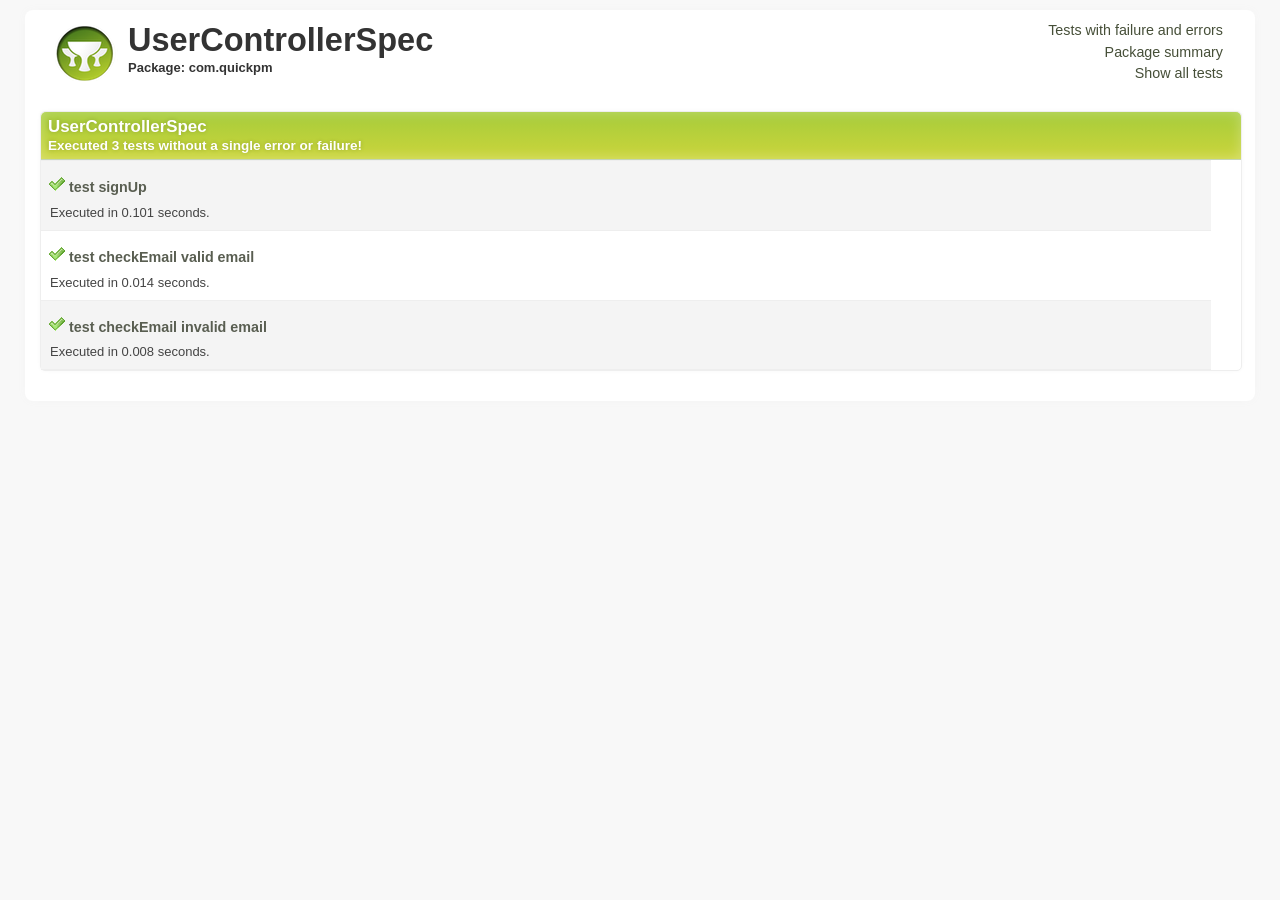
<file: CSCIE-56-Project/target/test-reports/html/com/quickpm/5_UserControllerSpec.html>
<!DOCTYPE html><html xmlns:lxslt="http://xml.apache.org/xslt" xmlns:stringutils="xalan://org.apache.tools.ant.util.StringUtils">
<head>
<META http-equiv="Content-Type" content="text/html; charset=utf-8">
<title>
                    Test - UserControllerSpec</title>
<link rel="shortcut icon" href="http://grails.org/images/favicon.ico" type="image/x-icon">
<link rel="stylesheet" type="text/css" title="Style" href="../../stylesheet.css">
</head>
<body>
<div class="container container_8" id="report">
<div class="grid_6">
<a title="Home" href="../../index.html">
<div class="grailslogo"></div>
</a>
<h1>UserControllerSpec</h1>
<h2>Package: com.quickpm</h2>
</div>
<div class="grid_2">
<nav id="navigationlinks">
<p>
<a href="../../failed.html">
                    Tests with failure and errors
                </a>
</p>
<p>
<a href="../../index.html">
                    Package summary
                </a>
</p>
<p>
<a href="../../all.html">
                    Show all tests
                </a>
</p>
</nav>
</div>
<div class="clear"></div>
<div class="testsuite success">
<div class="header">
<h2>UserControllerSpec</h2>
<h3>
                        Executed
                        3
                        tests
                    
                        without a single error or failure!
                    </h3>
</div>
<div class="testcase clearfix success grid_8 alpha omega" data-name="test signUp">
<div class="grid_3 alpha">
<p>
<span class="icon success"></span><b class="testname message success">test signUp</b>
</p>
<p class="summary">Executed in 0.101 seconds.</p>
</div>
<div class="grid_5 omega outputinfo"></div>
<div class="clear"></div>
</div>
<div class="testcase clearfix success grid_8 alpha omega" data-name="test checkEmail valid email">
<div class="grid_3 alpha">
<p>
<span class="icon success"></span><b class="testname message success">test checkEmail valid email</b>
</p>
<p class="summary">Executed in 0.014 seconds.</p>
</div>
<div class="grid_5 omega outputinfo"></div>
<div class="clear"></div>
</div>
<div class="testcase clearfix success grid_8 alpha omega" data-name="test checkEmail invalid email">
<div class="grid_3 alpha">
<p>
<span class="icon success"></span><b class="testname message success">test checkEmail invalid email</b>
</p>
<p class="summary">Executed in 0.008 seconds.</p>
</div>
<div class="grid_5 omega outputinfo"></div>
<div class="clear"></div>
</div>
<div class="clearfix output footer">
<div class="sysout">
<h2>Standard output</h2>
<pre class="stdout">--Output from test signUp--
--Output from test checkEmail valid email--
--Output from test checkEmail invalid email--
</pre>
</div>
<div class="syserr">
<h2>System error</h2>
<pre class="syserr">--Output from test signUp--
--Output from test checkEmail valid email--
--Output from test checkEmail invalid email--
</pre>
</div>
</div>
<div class="clear"></div>
</div>
<div class="clear"></div>
</div>
<!--
            Parses JUnit output and associates it with the corresponding test case
        -->
<script language="javascript">


/**
 * The JUnit report format is incredibly stuipd in the
 * sense that it accumulates output from all test methods
 * into a single xml node.
 */
(function() {

    var outputElements = findOutputElements();
    for (var i in outputElements) {
        var outputElement = outputElements[i];
        var textOutput = outputElement.element.firstChild.nodeValue;
        var header = outputElement.getHeader();
        appendTestMethodOutput(textOutput, header);
    }

    function findOutputElements() {
        var outputElements = [];
        var preElements = document.getElementsByTagName("pre");
        for (var i in preElements) {
            var preElement = preElements[i];
            var className = preElement.className || "";
            if (className.indexOf("stdout") >= 0) {
                var outputElement = new OutputElement(preElement, "output");
                outputElements.push(outputElement);
            } else if (className.indexOf("syserr") >= 0) {
                var outputElement = new OutputElement(preElement, "error");
                outputElements.push(outputElement);
            }
        }

        return outputElements;
    }

    function OutputElement(element, type) {
        this.element = element;
        this.type = type;

        this.getHeader = function() {
            if (type === "output") {
                return "System output";
            } else if ("error") {
                return "System error";
            }
        }
    }

    function appendTestMethodOutput(text, header) {
        var testOutput = new TestMethodOutput(header);

        var lines = text.split(/\r\n|\r|\n/);
        for (var i in lines) {
            var line = lines[i];
            var matches = line.match(/^--Output from (.*)--$/);
            if (matches !== null && matches.length == 2) {
                testOutput.flushToDom();
                testOutput.testName = matches[1];
            } else {
                testOutput.addLine(line);
            }
        }

        testOutput.flushToDom();
    }

    function TestMethodOutput(header) {
        this.header = header;
        this.testName = undefined;
        this.buffer = "";

        this.addLine = function(line) {
            this.buffer += line + "\n";
        }

        this.flushToDom = function() {
            if (this.testName !== undefined) {
                var domNode = getTestcaseElementByName(this.testName);
                if (domNode !== undefined && trimString(this.buffer).length > 0) {
                    this.appendTo(domNode);
                }

                this.reset();
            }
        }

        this.appendTo = function(domNode) {
            var node = document.createElement("div");
            node.innerHTML = '<p><b class="message">' + header + '</b></p>';

            var preNode = document.createElement("pre");
            preNode.appendChild(document.createTextNode(this.buffer));
            node.appendChild(preNode);

            var outputContainer = findElementByTagClassAndParent("div", "outputinfo", domNode);
            outputContainer.appendChild(node);
        }

        this.reset = function() {
            this.methodName = undefined;
            this.buffer = "";
        }
    }

    function getTestcaseElementByName(name) {
        var divElements = document.getElementsByTagName("div");
        var elementCount = divElements.length;
        for (var i=0; i<elementCount; i++) {
            var el = divElements[i];
            if (el.getAttribute("data-name") === name) {
                return el;
            }
        }
    }

    function findElementByTagClassAndParent(tagName, className, parentNode) {
        var elements = parentNode.getElementsByTagName(tagName);
        for (var i in elements) {
            var element = elements[i];

            // Not 100% correct, but good enough here
            if (element.className !== undefined && element.className.indexOf(className) >= 0) {
                return element;
            }
        }
    }

    function trimString(str) {
        return str.replace(/^\s\s*/, '').replace(/\s\s*$/, '');
    }

})();

        </script>
</body>
</html>
</file>
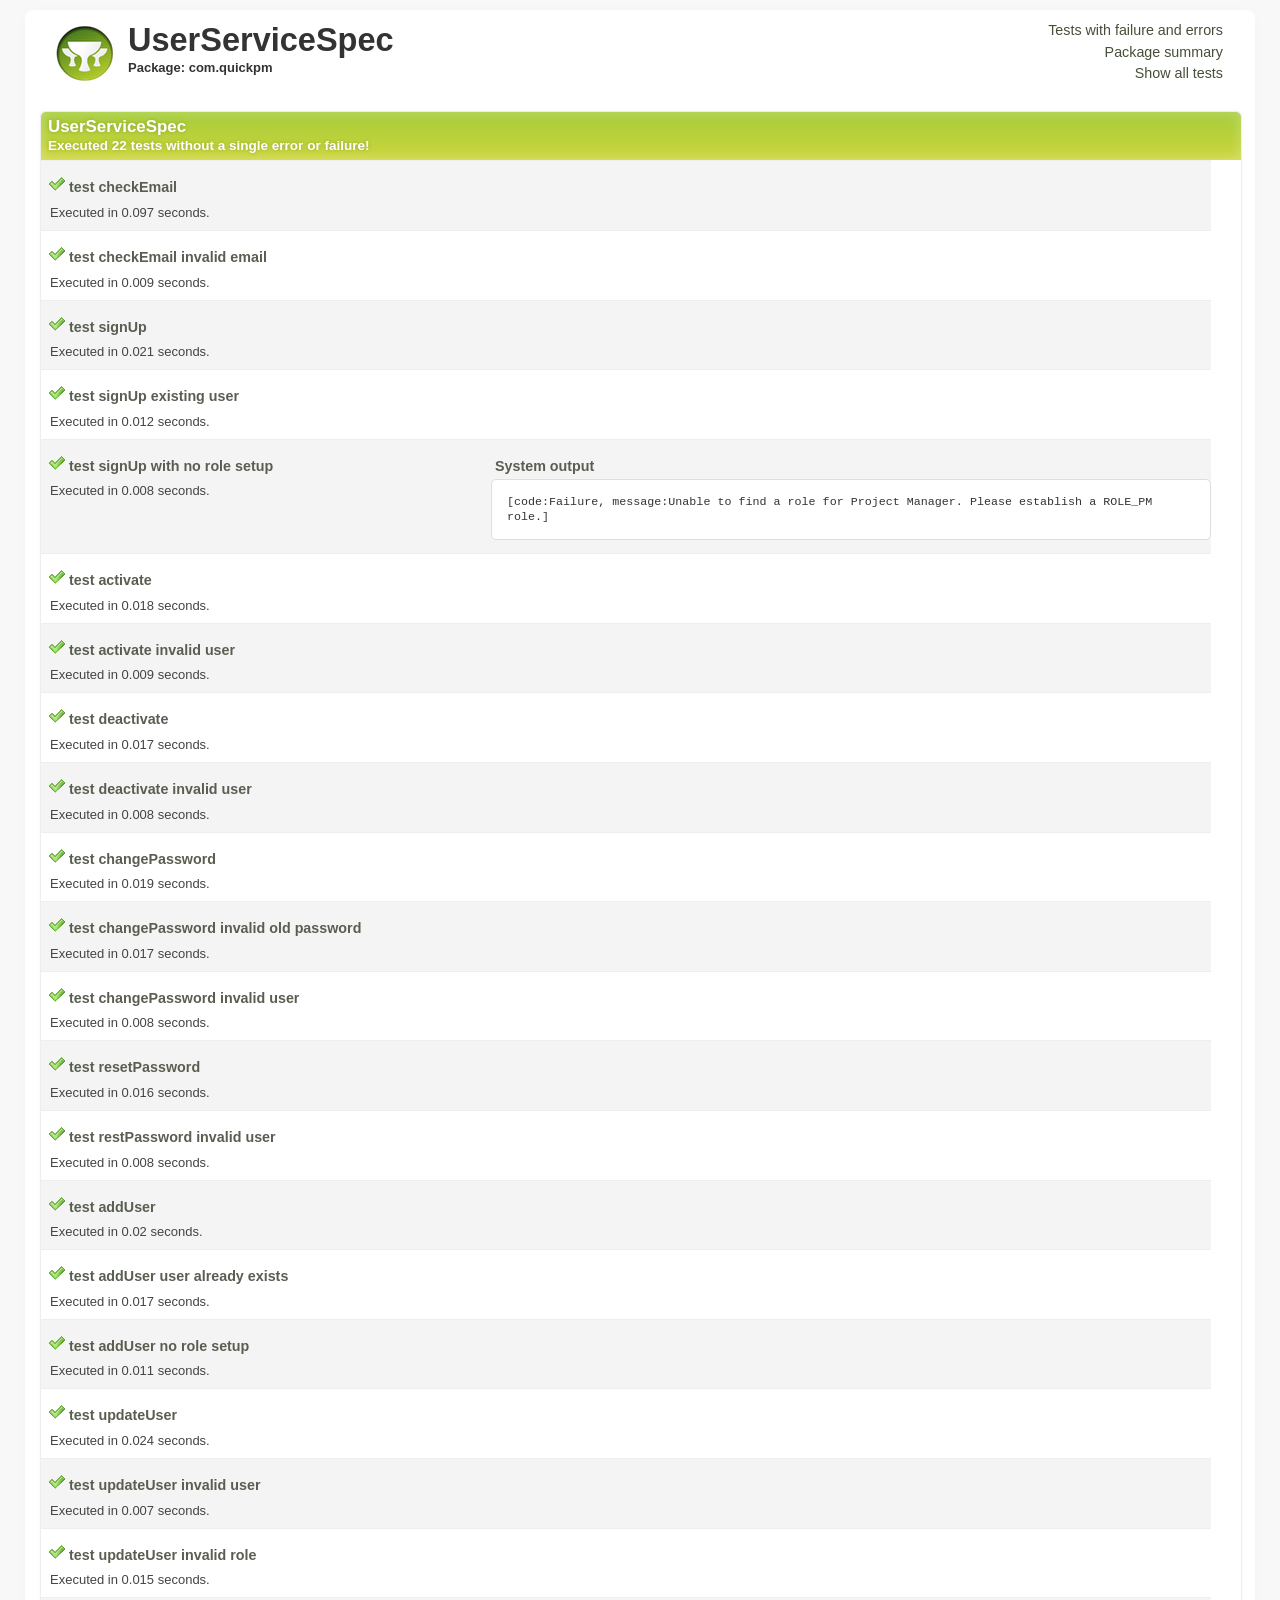
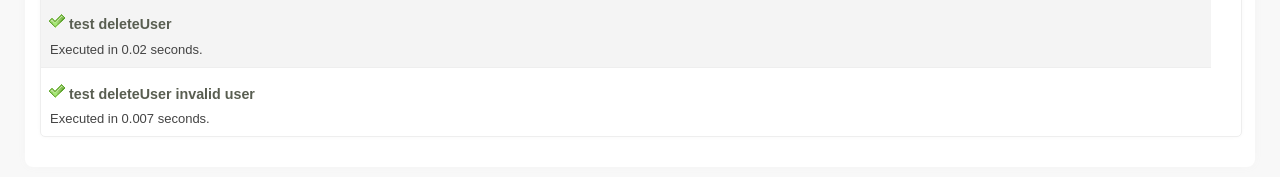
<file: CSCIE-56-Project/target/test-reports/html/com/quickpm/6_UserServiceSpec.html>
<!DOCTYPE html><html xmlns:lxslt="http://xml.apache.org/xslt" xmlns:stringutils="xalan://org.apache.tools.ant.util.StringUtils">
<head>
<META http-equiv="Content-Type" content="text/html; charset=utf-8">
<title>
                    Test - UserServiceSpec</title>
<link rel="shortcut icon" href="http://grails.org/images/favicon.ico" type="image/x-icon">
<link rel="stylesheet" type="text/css" title="Style" href="../../stylesheet.css">
</head>
<body>
<div class="container container_8" id="report">
<div class="grid_6">
<a title="Home" href="../../index.html">
<div class="grailslogo"></div>
</a>
<h1>UserServiceSpec</h1>
<h2>Package: com.quickpm</h2>
</div>
<div class="grid_2">
<nav id="navigationlinks">
<p>
<a href="../../failed.html">
                    Tests with failure and errors
                </a>
</p>
<p>
<a href="../../index.html">
                    Package summary
                </a>
</p>
<p>
<a href="../../all.html">
                    Show all tests
                </a>
</p>
</nav>
</div>
<div class="clear"></div>
<div class="testsuite success">
<div class="header">
<h2>UserServiceSpec</h2>
<h3>
                        Executed
                        22
                        tests
                    
                        without a single error or failure!
                    </h3>
</div>
<div class="testcase clearfix success grid_8 alpha omega" data-name="test checkEmail">
<div class="grid_3 alpha">
<p>
<span class="icon success"></span><b class="testname message success">test checkEmail</b>
</p>
<p class="summary">Executed in 0.097 seconds.</p>
</div>
<div class="grid_5 omega outputinfo"></div>
<div class="clear"></div>
</div>
<div class="testcase clearfix success grid_8 alpha omega" data-name="test checkEmail invalid email">
<div class="grid_3 alpha">
<p>
<span class="icon success"></span><b class="testname message success">test checkEmail invalid email</b>
</p>
<p class="summary">Executed in 0.009 seconds.</p>
</div>
<div class="grid_5 omega outputinfo"></div>
<div class="clear"></div>
</div>
<div class="testcase clearfix success grid_8 alpha omega" data-name="test signUp">
<div class="grid_3 alpha">
<p>
<span class="icon success"></span><b class="testname message success">test signUp</b>
</p>
<p class="summary">Executed in 0.021 seconds.</p>
</div>
<div class="grid_5 omega outputinfo"></div>
<div class="clear"></div>
</div>
<div class="testcase clearfix success grid_8 alpha omega" data-name="test signUp existing user">
<div class="grid_3 alpha">
<p>
<span class="icon success"></span><b class="testname message success">test signUp existing user</b>
</p>
<p class="summary">Executed in 0.012 seconds.</p>
</div>
<div class="grid_5 omega outputinfo"></div>
<div class="clear"></div>
</div>
<div class="testcase clearfix success grid_8 alpha omega" data-name="test signUp with no role setup">
<div class="grid_3 alpha">
<p>
<span class="icon success"></span><b class="testname message success">test signUp with no role setup</b>
</p>
<p class="summary">Executed in 0.008 seconds.</p>
</div>
<div class="grid_5 omega outputinfo"></div>
<div class="clear"></div>
</div>
<div class="testcase clearfix success grid_8 alpha omega" data-name="test activate">
<div class="grid_3 alpha">
<p>
<span class="icon success"></span><b class="testname message success">test activate</b>
</p>
<p class="summary">Executed in 0.018 seconds.</p>
</div>
<div class="grid_5 omega outputinfo"></div>
<div class="clear"></div>
</div>
<div class="testcase clearfix success grid_8 alpha omega" data-name="test activate invalid user">
<div class="grid_3 alpha">
<p>
<span class="icon success"></span><b class="testname message success">test activate invalid user</b>
</p>
<p class="summary">Executed in 0.009 seconds.</p>
</div>
<div class="grid_5 omega outputinfo"></div>
<div class="clear"></div>
</div>
<div class="testcase clearfix success grid_8 alpha omega" data-name="test deactivate">
<div class="grid_3 alpha">
<p>
<span class="icon success"></span><b class="testname message success">test deactivate</b>
</p>
<p class="summary">Executed in 0.017 seconds.</p>
</div>
<div class="grid_5 omega outputinfo"></div>
<div class="clear"></div>
</div>
<div class="testcase clearfix success grid_8 alpha omega" data-name="test deactivate invalid user">
<div class="grid_3 alpha">
<p>
<span class="icon success"></span><b class="testname message success">test deactivate invalid user</b>
</p>
<p class="summary">Executed in 0.008 seconds.</p>
</div>
<div class="grid_5 omega outputinfo"></div>
<div class="clear"></div>
</div>
<div class="testcase clearfix success grid_8 alpha omega" data-name="test changePassword">
<div class="grid_3 alpha">
<p>
<span class="icon success"></span><b class="testname message success">test changePassword</b>
</p>
<p class="summary">Executed in 0.019 seconds.</p>
</div>
<div class="grid_5 omega outputinfo"></div>
<div class="clear"></div>
</div>
<div class="testcase clearfix success grid_8 alpha omega" data-name="test changePassword invalid old password">
<div class="grid_3 alpha">
<p>
<span class="icon success"></span><b class="testname message success">test changePassword invalid old password</b>
</p>
<p class="summary">Executed in 0.017 seconds.</p>
</div>
<div class="grid_5 omega outputinfo"></div>
<div class="clear"></div>
</div>
<div class="testcase clearfix success grid_8 alpha omega" data-name="test changePassword invalid user">
<div class="grid_3 alpha">
<p>
<span class="icon success"></span><b class="testname message success">test changePassword invalid user</b>
</p>
<p class="summary">Executed in 0.008 seconds.</p>
</div>
<div class="grid_5 omega outputinfo"></div>
<div class="clear"></div>
</div>
<div class="testcase clearfix success grid_8 alpha omega" data-name="test resetPassword">
<div class="grid_3 alpha">
<p>
<span class="icon success"></span><b class="testname message success">test resetPassword</b>
</p>
<p class="summary">Executed in 0.016 seconds.</p>
</div>
<div class="grid_5 omega outputinfo"></div>
<div class="clear"></div>
</div>
<div class="testcase clearfix success grid_8 alpha omega" data-name="test restPassword invalid user">
<div class="grid_3 alpha">
<p>
<span class="icon success"></span><b class="testname message success">test restPassword invalid user</b>
</p>
<p class="summary">Executed in 0.008 seconds.</p>
</div>
<div class="grid_5 omega outputinfo"></div>
<div class="clear"></div>
</div>
<div class="testcase clearfix success grid_8 alpha omega" data-name="test addUser">
<div class="grid_3 alpha">
<p>
<span class="icon success"></span><b class="testname message success">test addUser</b>
</p>
<p class="summary">Executed in 0.02 seconds.</p>
</div>
<div class="grid_5 omega outputinfo"></div>
<div class="clear"></div>
</div>
<div class="testcase clearfix success grid_8 alpha omega" data-name="test addUser user already exists">
<div class="grid_3 alpha">
<p>
<span class="icon success"></span><b class="testname message success">test addUser user already exists</b>
</p>
<p class="summary">Executed in 0.017 seconds.</p>
</div>
<div class="grid_5 omega outputinfo"></div>
<div class="clear"></div>
</div>
<div class="testcase clearfix success grid_8 alpha omega" data-name="test addUser no role setup">
<div class="grid_3 alpha">
<p>
<span class="icon success"></span><b class="testname message success">test addUser no role setup</b>
</p>
<p class="summary">Executed in 0.011 seconds.</p>
</div>
<div class="grid_5 omega outputinfo"></div>
<div class="clear"></div>
</div>
<div class="testcase clearfix success grid_8 alpha omega" data-name="test updateUser">
<div class="grid_3 alpha">
<p>
<span class="icon success"></span><b class="testname message success">test updateUser</b>
</p>
<p class="summary">Executed in 0.024 seconds.</p>
</div>
<div class="grid_5 omega outputinfo"></div>
<div class="clear"></div>
</div>
<div class="testcase clearfix success grid_8 alpha omega" data-name="test updateUser invalid user">
<div class="grid_3 alpha">
<p>
<span class="icon success"></span><b class="testname message success">test updateUser invalid user</b>
</p>
<p class="summary">Executed in 0.007 seconds.</p>
</div>
<div class="grid_5 omega outputinfo"></div>
<div class="clear"></div>
</div>
<div class="testcase clearfix success grid_8 alpha omega" data-name="test updateUser invalid role">
<div class="grid_3 alpha">
<p>
<span class="icon success"></span><b class="testname message success">test updateUser invalid role</b>
</p>
<p class="summary">Executed in 0.015 seconds.</p>
</div>
<div class="grid_5 omega outputinfo"></div>
<div class="clear"></div>
</div>
<div class="testcase clearfix success grid_8 alpha omega" data-name="test deleteUser">
<div class="grid_3 alpha">
<p>
<span class="icon success"></span><b class="testname message success">test deleteUser</b>
</p>
<p class="summary">Executed in 0.02 seconds.</p>
</div>
<div class="grid_5 omega outputinfo"></div>
<div class="clear"></div>
</div>
<div class="testcase clearfix success grid_8 alpha omega" data-name="test deleteUser invalid user">
<div class="grid_3 alpha">
<p>
<span class="icon success"></span><b class="testname message success">test deleteUser invalid user</b>
</p>
<p class="summary">Executed in 0.007 seconds.</p>
</div>
<div class="grid_5 omega outputinfo"></div>
<div class="clear"></div>
</div>
<div class="clearfix output footer">
<div class="sysout">
<h2>Standard output</h2>
<pre class="stdout">--Output from test checkEmail--
--Output from test checkEmail invalid email--
--Output from test signUp--
--Output from test signUp existing user--
--Output from test signUp with no role setup--
[code:Failure, message:Unable to find a role for Project Manager. Please establish a ROLE_PM role.]
--Output from test activate--
--Output from test activate invalid user--
--Output from test deactivate--
--Output from test deactivate invalid user--
--Output from test changePassword--
--Output from test changePassword invalid old password--
--Output from test changePassword invalid user--
--Output from test resetPassword--
--Output from test restPassword invalid user--
--Output from test addUser--
--Output from test addUser user already exists--
--Output from test addUser no role setup--
--Output from test updateUser--
--Output from test updateUser invalid user--
--Output from test updateUser invalid role--
--Output from test deleteUser--
--Output from test deleteUser invalid user--
</pre>
</div>
<div class="syserr">
<h2>System error</h2>
<pre class="syserr">--Output from test checkEmail--
--Output from test checkEmail invalid email--
--Output from test signUp--
--Output from test signUp existing user--
--Output from test signUp with no role setup--
--Output from test activate--
--Output from test activate invalid user--
--Output from test deactivate--
--Output from test deactivate invalid user--
--Output from test changePassword--
--Output from test changePassword invalid old password--
--Output from test changePassword invalid user--
--Output from test resetPassword--
--Output from test restPassword invalid user--
--Output from test addUser--
--Output from test addUser user already exists--
--Output from test addUser no role setup--
--Output from test updateUser--
--Output from test updateUser invalid user--
--Output from test updateUser invalid role--
--Output from test deleteUser--
--Output from test deleteUser invalid user--
</pre>
</div>
</div>
<div class="clear"></div>
</div>
<div class="clear"></div>
</div>
<!--
            Parses JUnit output and associates it with the corresponding test case
        -->
<script language="javascript">


/**
 * The JUnit report format is incredibly stuipd in the
 * sense that it accumulates output from all test methods
 * into a single xml node.
 */
(function() {

    var outputElements = findOutputElements();
    for (var i in outputElements) {
        var outputElement = outputElements[i];
        var textOutput = outputElement.element.firstChild.nodeValue;
        var header = outputElement.getHeader();
        appendTestMethodOutput(textOutput, header);
    }

    function findOutputElements() {
        var outputElements = [];
        var preElements = document.getElementsByTagName("pre");
        for (var i in preElements) {
            var preElement = preElements[i];
            var className = preElement.className || "";
            if (className.indexOf("stdout") >= 0) {
                var outputElement = new OutputElement(preElement, "output");
                outputElements.push(outputElement);
            } else if (className.indexOf("syserr") >= 0) {
                var outputElement = new OutputElement(preElement, "error");
                outputElements.push(outputElement);
            }
        }

        return outputElements;
    }

    function OutputElement(element, type) {
        this.element = element;
        this.type = type;

        this.getHeader = function() {
            if (type === "output") {
                return "System output";
            } else if ("error") {
                return "System error";
            }
        }
    }

    function appendTestMethodOutput(text, header) {
        var testOutput = new TestMethodOutput(header);

        var lines = text.split(/\r\n|\r|\n/);
        for (var i in lines) {
            var line = lines[i];
            var matches = line.match(/^--Output from (.*)--$/);
            if (matches !== null && matches.length == 2) {
                testOutput.flushToDom();
                testOutput.testName = matches[1];
            } else {
                testOutput.addLine(line);
            }
        }

        testOutput.flushToDom();
    }

    function TestMethodOutput(header) {
        this.header = header;
        this.testName = undefined;
        this.buffer = "";

        this.addLine = function(line) {
            this.buffer += line + "\n";
        }

        this.flushToDom = function() {
            if (this.testName !== undefined) {
                var domNode = getTestcaseElementByName(this.testName);
                if (domNode !== undefined && trimString(this.buffer).length > 0) {
                    this.appendTo(domNode);
                }

                this.reset();
            }
        }

        this.appendTo = function(domNode) {
            var node = document.createElement("div");
            node.innerHTML = '<p><b class="message">' + header + '</b></p>';

            var preNode = document.createElement("pre");
            preNode.appendChild(document.createTextNode(this.buffer));
            node.appendChild(preNode);

            var outputContainer = findElementByTagClassAndParent("div", "outputinfo", domNode);
            outputContainer.appendChild(node);
        }

        this.reset = function() {
            this.methodName = undefined;
            this.buffer = "";
        }
    }

    function getTestcaseElementByName(name) {
        var divElements = document.getElementsByTagName("div");
        var elementCount = divElements.length;
        for (var i=0; i<elementCount; i++) {
            var el = divElements[i];
            if (el.getAttribute("data-name") === name) {
                return el;
            }
        }
    }

    function findElementByTagClassAndParent(tagName, className, parentNode) {
        var elements = parentNode.getElementsByTagName(tagName);
        for (var i in elements) {
            var element = elements[i];

            // Not 100% correct, but good enough here
            if (element.className !== undefined && element.className.indexOf(className) >= 0) {
                return element;
            }
        }
    }

    function trimString(str) {
        return str.replace(/^\s\s*/, '').replace(/\s\s*$/, '');
    }

})();

        </script>
</body>
</html>
</file>
<file: CSCIE-56-Project/target/test-reports/html/stylesheet.css>
/* html5 boilerplate */
        html, body, div, span, object, iframe,
        h1, h2, h3, h4, h5, h6, p, blockquote, pre,
        abbr, address, cite, code, del, dfn, em, img, ins, kbd, q, samp,
        small, strong, sub, sup, var, b, i, dl, dt, dd, ol, ul, li {
        margin: 0;
        padding: 0;
        border: 0;
        font-size: 100%;
        font: inherit;
        vertical-align: baseline;
        }

        select, input, textarea, button { font:99% sans-serif; }
        pre, code, kbd, samp { font-family: monospace, sans-serif; }

        html { overflow-y: scroll; }
        a:hover, a:active { outline: none; }

        ::-moz-selection{ background: #FF9800; color:#fff; text-shadow: none; }
        ::selection { background: #FF9800; color:#fff; text-shadow: none; }
        a:link { -webkit-tap-highlight-color: #FF9800; }

        h1 { font-size: 2.5em; }
        h1, h2, h3, h4, h5, h6 { font-weight: bold; }
        body, select, input, textarea { color: #333; }

        /* html5 boilerpalte end */

        body {
            color: #333333;
            background-color: #F8F8F8;
            font:13px/1.231 ubuntu, sans-serif; *font-size:small;
        }

        p.intro { font-size: 1.5em; }

        a { color: #1A4491; text-decoration: none; }
        a:hover { }

        pre {
            border-radius: 5px;
            margin-bottom: 8px;
            padding: 15px;
            background-color: #FFFFFF;
            border: 1px solid #DEDEDE;
            font-family: Consolas, Monaco, monospace;
            font-size: 0.9em;
            white-space: pre;
            white-space: pre-wrap;
            word-wrap:
            break-word;
        }

        #report {
            border-radius: 8px;
            box-shadow: 0 0 8px #F5F5F5;

            background-color: white;
            margin: 10px auto;
            padding: 10px 15px;
        }

        /* Navigation links between the various views
        - - - - - - - - - - - - - - - - - - - - - - */
        #navigationlinks { text-align: right; }
        #navigationlinks p { padding: 2px; }
        #navigationlinks a { font-size: 1.1em; color: #464F38; }
        #navigationlinks a:hover { color: #333; }

        /* Test suites
        - - - - - - */

        .testsuite {
            border-radius: 5px;
            box-shadow: 0 0 4px #F8F8F8;

            background-color: F7F7F7;
            background: -moz-linear-gradient(center top , #F7F7F7, #FEFEFE);

            border: 1px solid #EEEEEE;
            margin: 20px 0;
            text-align: left;
            width: 100%;
        }

        .testsuite .header {
            color: white;
            padding: 5px 7px;
            text-shadow: 0 0 4px rgba(0, 0, 0, 0.2);
            font-size: 1.3em;

            border-radius: 5px 5px 0 0;
            box-shadow: 0 0 13px rgba(255, 255, 255, 0.3) inset;
        }

        .testsuite.error .header {
            background-color: #BC2F2F;
            background: -moz-linear-gradient(#BC2F2F, #C96952);
            background: -webkit-linear-gradient(#BC2F2F, #C96952);
            background: linear-gradient(#BC2F2F, #C96952);
            border-bottom: 1px solid #BE5B5B;
        }

        .testsuite.failure .header {
            background-color: #E69814;
            background: -moz-linear-gradient(#FFB75B, #E69814);
            background: -webkit-linear-gradient(#FFB75B, #E69814);
            background: linear-gradient(#FFB75B, #E69814);
            border-bottom: 1px solid #CD912B;
        }

        .testsuite.success .header {
            background-color: #A6CC3B;
            background: -moz-linear-gradient(#A6CC3B, #CBD53B);
            background: -webkit-linear-gradient(#A6CC3B, #CBD53B);
            background: linear-gradient(#A6CC3B, #CBD53B);
            border-bottom: 1px solid #C4D5B6;
        }

        .testsuite .header h2, h3 { margin: 0; padding: 0; }
        .testsuite .header h3 { font-size: 0.8em; }

        .testsuite .name {
            width: 50%;
        }

        .testsuite .time {
            width: 10%;
        }

        .testsuite .testcase {
            padding: 5px 0;
        }

        /* Link to individual test cases
        - - - - - - - - - - - - - - - - - */

        .packagelink {
            border: 1px solid transparent;
            float: left;
            font-size: 1.1em;
            list-style: none outside none;
            padding: 2px 7px 4px 7px;
            margin: 3px;
        }

        .packagelink:hover {
            border-radius: 4px;
            background-color: #f7f7f7;
            border: 1px solid #ddd;
        }

        .packagelink a {
            color: blue;
            text-decoration: none;
            display: inline-block;
        }

        .packagelink.failure a {
            color: #FB6C00 !important;
        }

        .packagelink.error a {
            color: #DD0707 !important;
        }

        .packagelink.success a {
            color: #344804 !important;
        }

        /* force line break for long test names wihtout white-space */
        .message { word-wrap: break-word; }

        .testcase.success .message { color: #595E51; }
        .testcase.error .message { color: #AA0E0E; }
        .testcase.failure .message { color: #FB6C00; }

        .testsuite .testcase:nth-of-type(2n) {
            background-color: #F4F4F4;
            border-bottom: 1px solid #EEEEEE;
            border-top: 1px solid #EEEEEE;
        }

        .testcase .message {
            font-size: 1.1em;
            font-weight: bold;
        }

        .testcase p.summary {
            margin-left: 5px;
            font-size: 1em;
            color: #444;
        }

        .outputinfo p { margin-top: 9px; }

        /* output is parsed using javascript and not visible by default.
        I don't think that having a non-javascript fallback is important
        as most Grails developers won't be using IE 6 :D */

        .testsuite .footer { display: none; }
        p { padding: 4px; }

        .footer.output {
            border-radius: 0 0 5px 5px;
            background-color: #F8F8F8;
            background: -moz-linear-gradient(center top , #F8F8F8, #F2F2F2);
            border-top: 1px solid #EEEEEE;
            margin-top: 10px;
        }

        .footer.output h2 { padding: 5px 0 0 5px; }
        .footer.output .sysout, .syserr { float: left; width: 49%; }
        .footer.output pre { margin: 5px; }

        .errorMessage {
            color: #AA0E0E;
            font-size: 1em;
            font-weight: bold;
        }

        .errorMessage.failure { color: #FB6C00 !important; }

        .grailslogo {
            background-image: url("[data-uri]");
            width: 63px; height: 66px;
            margin: 0 10px 5px 0;
            float: left;
        }

        /* icons */
        .icon { width: 16px; height: 16px; margin: 6px 4px 0; display: inline-block; }
        .icon.failure { background-image: url("[data-uri]"); }
        .icon.error { background-image: url("[data-uri]"); }
        .icon.success { background-image: url("[data-uri]"); }

        /* 960gs */
        body{min-width:1200px}
		.container_8{margin-left:auto;margin-right:auto;width:1200px}
		.grid_1,.grid_2,.grid_3,.grid_4,.grid_5,.grid_6,.grid_7,.grid_8{display:inline;float:left;position:relative;margin-left:15px;margin-right:15px}
		.push_1,.pull_1,.push_2,.pull_2,.push_3,.pull_3,.push_4,.pull_4,.push_5,.pull_5,.push_6,.pull_6,.push_7,.pull_7,.push_8,.pull_8{position:relative}
		.alpha{margin-left:0}
		.omega{margin-right:0}
		.container_8 .grid_1{width:120px}
		.container_8 .grid_2{width:270px}
		.container_8 .grid_3{width:420px}
		.container_8 .grid_4{width:570px}
		.container_8 .grid_5{width:720px}
		.container_8 .grid_6{width:870px}
		.container_8 .grid_7{width:1020px}
		.container_8 .grid_8{width:1170px}
		.container_8 .prefix_1{padding-left:150px}
		.container_8 .prefix_2{padding-left:300px}
		.container_8 .prefix_3{padding-left:450px}
		.container_8 .prefix_4{padding-left:600px}
		.container_8 .prefix_5{padding-left:750px}
		.container_8 .prefix_6{padding-left:900px}
		.container_8 .prefix_7{padding-left:1050px}
		.container_8 .suffix_1{padding-right:150px}
		.container_8 .suffix_2{padding-right:300px}
		.container_8 .suffix_3{padding-right:450px}
		.container_8 .suffix_4{padding-right:600px}
		.container_8 .suffix_5{padding-right:750px}
		.container_8 .suffix_6{padding-right:900px}
		.container_8 .suffix_7{padding-right:1050px}
		.container_8 .push_1{left:150px}
		.container_8 .push_2{left:300px}
		.container_8 .push_3{left:450px}
		.container_8 .push_4{left:600px}
		.container_8 .push_5{left:750px}
		.container_8 .push_6{left:900px}
		.container_8 .push_7{left:1050px}
		.container_8 .pull_1{left:-150px}
		.container_8 .pull_2{left:-300px}
		.container_8 .pull_3{left:-450px}
		.container_8 .pull_4{left:-600px}
		.container_8 .pull_5{left:-750px}
		.container_8 .pull_6{left:-900px}
		.container_8 .pull_7{left:-1050px}
		.clear{clear:both;display:block;overflow:hidden;visibility:hidden;width:0;height:0}
		.clearfix:before,.clearfix:after{content:'\0020';display:block;overflow:hidden;visibility:hidden;width:0;height:0}
		.clearfix:after{clear:both}
		.clearfix{zoom:1}
</file>
<file: CSCIE-56-Project/target-eclipse/classes/uglifyjs/docstyle.css>
html { font-family: "Lucida Grande","Trebuchet MS",sans-serif; font-size: 12pt; }
body { max-width: 60em; }
.title  { text-align: center; }
.todo   { color: red; }
.done   { color: green; }
.tag    { background-color:lightblue; font-weight:normal }
.target { }
.timestamp { color: grey }
.timestamp-kwd { color: CadetBlue }
p.verse { margin-left: 3% }
pre {
  border: 1pt solid #AEBDCC;
  background-color: #F3F5F7;
  padding: 5pt;
  font-family: monospace;
  font-size: 90%;
  overflow:auto;
}
pre.src {
  background-color: #eee; color: #112; border: 1px solid #000;
}
table { border-collapse: collapse; }
td, th { vertical-align: top; }
dt { font-weight: bold; }
div.figure { padding: 0.5em; }
div.figure p { text-align: center; }
.linenr { font-size:smaller }
.code-highlighted {background-color:#ffff00;}
.org-info-js_info-navigation { border-style:none; }
#org-info-js_console-label { font-size:10px; font-weight:bold;
  white-space:nowrap; }
.org-info-js_search-highlight {background-color:#ffff00; color:#000000;
  font-weight:bold; }

sup {
  vertical-align: baseline;
  position: relative;
  top: -0.5em;
  font-size: 80%;
}

sup a:link, sup a:visited {
  text-decoration: none;
  color: #c00;
}

sup a:before { content: "["; color: #999; }
sup a:after { content: "]"; color: #999; }

h1.title { border-bottom: 4px solid #000; padding-bottom: 5px; margin-bottom: 2em; }

#postamble {
  color: #777;
  font-size: 90%;
  padding-top: 1em; padding-bottom: 1em; border-top: 1px solid #999;
  margin-top: 2em;
  padding-left: 2em;
  padding-right: 2em;
  text-align: right;
}

#postamble p { margin: 0; }

#footnotes { border-top: 1px solid #000; }

h1 { font-size: 200% }
h2 { font-size: 175% }
h3 { font-size: 150% }
h4 { font-size: 125% }

h1, h2, h3, h4 { font-family: "Bookman",Georgia,"Times New Roman",serif; font-weight: normal; }

@media print {
  html { font-size: 11pt; }
}
</file>
